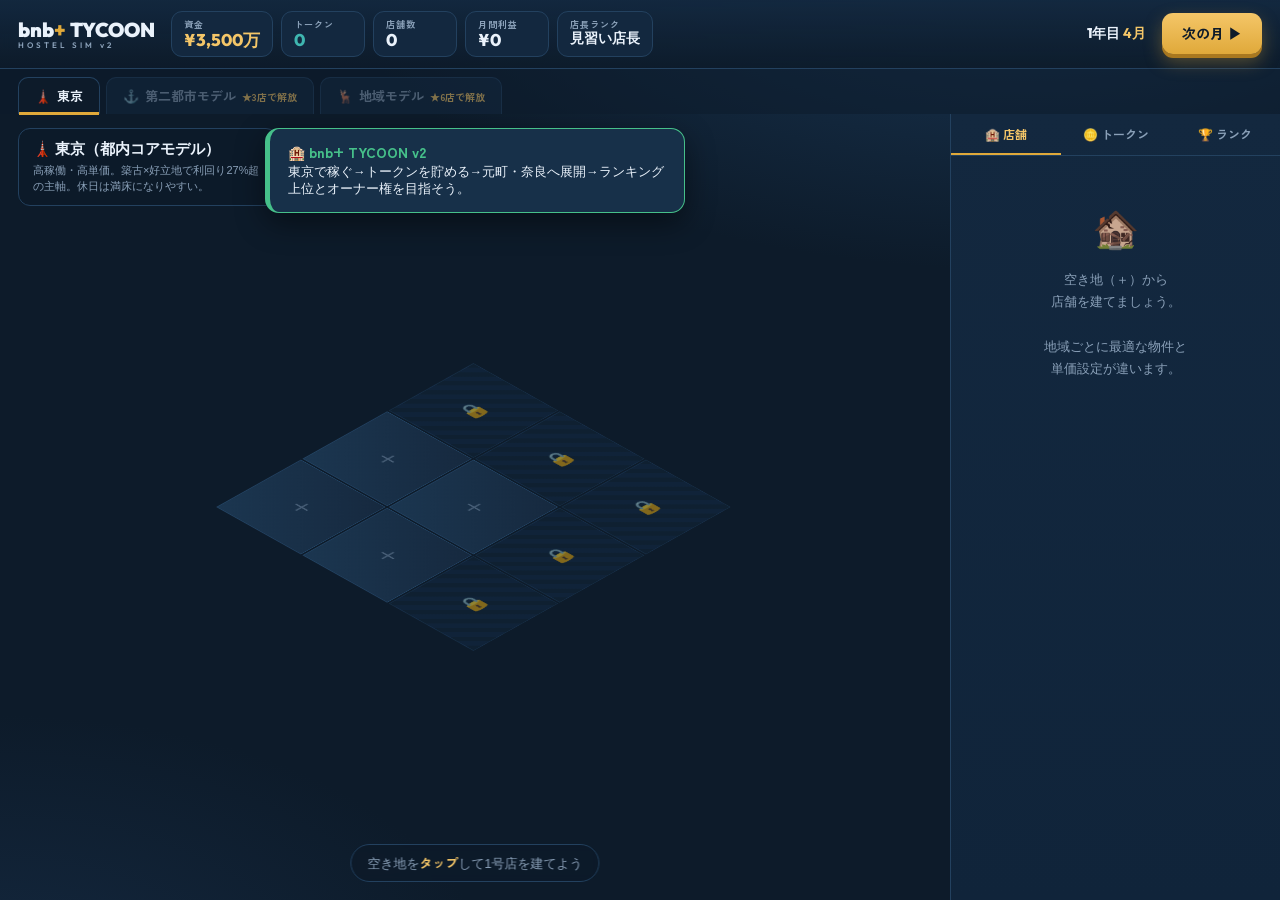
<file: index.html>
<!doctype html>
<html lang="ja">
<head>
<meta charset="utf-8">
<meta name="viewport" content="width=device-width, initial-scale=1">
<title>bnb+ TYCOON v2 — ホステル経営シミュレーター</title>
<style>
  @import url('https://fonts.googleapis.com/css2?family=Outfit:wght@400;600;800;900&family=Zen+Kaku+Gothic+New:wght@400;500;700;900&display=swap');
  :root{
    --bg:#0d1b2a; --bg2:#10243a; --panel:#13283f; --panel2:#173049;
    --ink:#eaf2fb; --mut:#8aa0b8; --line:#23415f;
    --gold:#e0a93a; --gold2:#f4c668; --green:#46c08a; --red:#e2675d;
    --blue:#4f9ee8; --purple:#9b7bd4; --teal:#3fb6b0;
    --shadow:0 10px 30px rgba(0,0,0,.45);
  }
  *{box-sizing:border-box; margin:0; padding:0}
  html,body{height:100%}
  body{font-family:'Zen Kaku Gothic New',sans-serif;background:radial-gradient(1200px 600px at 80% -10%, #1b3a5a 0%, transparent 60%),radial-gradient(900px 500px at 0% 110%, #14283f 0%, transparent 55%),var(--bg);color:var(--ink); overflow:hidden; user-select:none}
  .app{display:flex; flex-direction:column; height:100vh}
  .topbar{display:flex; align-items:center; gap:16px; padding:11px 18px; background:linear-gradient(180deg,rgba(19,40,63,.96),rgba(13,27,42,.9)); border-bottom:1px solid var(--line); z-index:30; backdrop-filter:blur(6px)}
  .logo{font-family:'Outfit'; font-weight:900; font-size:20px; white-space:nowrap}
  .logo span{color:var(--gold)} .logo small{display:block; font-size:8px; letter-spacing:3px; color:var(--mut); font-weight:600; margin-top:-2px}
  .stats{display:flex; gap:8px; flex:1; flex-wrap:wrap}
  .stat{background:var(--panel); border:1px solid var(--line); border-radius:11px; padding:6px 12px; min-width:84px}
  .stat .k{font-size:9px; color:var(--mut); letter-spacing:1px; font-weight:700}
  .stat .v{font-family:'Outfit'; font-weight:800; font-size:17px; line-height:1.1}
  .stat.cash .v{color:var(--gold2)} .stat.cash.neg .v{color:var(--red)} .stat.tok .v{color:var(--teal)}
  .turn{font-family:'Outfit'; font-weight:800; font-size:14px; white-space:nowrap} .turn b{color:var(--gold2)}
  .btn{font-family:'Zen Kaku Gothic New'; cursor:pointer; border:none; border-radius:11px; font-weight:700; transition:.15s; color:#0d1b2a}
  .btn:active{transform:translateY(1px) scale(.98)}
  .btn-next{background:linear-gradient(180deg,var(--gold2),var(--gold)); padding:10px 20px; font-size:14px; box-shadow:0 4px 0 #a9781f,0 8px 18px rgba(224,169,58,.35)}
  .btn-next:hover{filter:brightness(1.06)} .btn-next:active{box-shadow:0 1px 0 #a9781f}
  .regions{display:flex; gap:6px; padding:8px 18px 0; background:rgba(13,27,42,.5); z-index:20}
  .rtab{background:var(--panel); border:1px solid var(--line); border-bottom:none; border-radius:10px 10px 0 0; padding:8px 16px 9px; cursor:pointer; font-weight:700; font-size:13px; color:var(--mut); position:relative; transition:.15s}
  .rtab:hover{color:var(--ink)} .rtab.active{background:var(--bg); color:var(--ink)}
  .rtab.active::after{content:""; position:absolute; left:0; bottom:-1px; width:100%; height:3px; background:var(--gold)}
  .rtab.locked{opacity:.5; cursor:not-allowed} .rtab .em{margin-right:6px} .rtab .lk{font-size:10px; color:var(--gold2); margin-left:6px}
  .main{flex:1; display:flex; min-height:0}
  .stage{flex:1; position:relative; overflow:hidden}
  .ground{position:absolute; inset:0; display:flex; align-items:center; justify-content:center}
  .grid{position:relative; transform:rotateX(56deg) rotateZ(-45deg); transform-style:preserve-3d}
  .cell{position:absolute; width:120px; height:120px; border:1px solid rgba(79,158,232,.18); display:flex; align-items:center; justify-content:center; cursor:pointer; transition:.15s}
  .cell:hover{box-shadow:inset 0 0 0 2px var(--gold)}
  .cell.empty::after{content:"＋"; color:rgba(138,160,184,.4); font-size:32px; font-weight:300}
  .cell.locked{cursor:not-allowed; background:repeating-linear-gradient(45deg,#0f2236,#0f2236 8px,#122845 8px,#122845 16px); opacity:.55}
  .cell.locked::after{content:"🔒"; font-size:24px} .cell.locked:hover{box-shadow:none}
  .cell.built.sel{box-shadow:inset 0 0 0 3px var(--gold2)}
  .hostel{width:90px; height:90px; transform:translateZ(1px); display:flex; align-items:flex-end; justify-content:center}
  .hbody{width:78px; height:60px; border-radius:6px 6px 4px 4px; position:relative; box-shadow:0 6px 0 rgba(0,0,0,.25)}
  .hbody .win{position:absolute; width:9px; height:9px; border-radius:2px; background:#0d2034}
  .hbody .win.on{background:var(--gold2); box-shadow:0 0 6px var(--gold2)}
  .roof{position:absolute; top:-9px; left:50%; transform:translateX(-50%); width:84px; height:11px; border-radius:4px; background:#0e3552}
  .tag{position:absolute; top:-28px; left:50%; transform:translateX(-50%) rotateZ(45deg) rotateX(-56deg); background:var(--gold); color:#0d1b2a; font-family:'Outfit'; font-weight:800; font-size:10px; padding:3px 7px; border-radius:7px; white-space:nowrap; box-shadow:var(--shadow)}
  .occbar{position:absolute; bottom:-12px; left:9px; width:60px; height:6px; background:#0d2034; border-radius:4px; transform:rotateZ(45deg) rotateX(-56deg)}
  .occbar i{display:block; height:100%; border-radius:4px; background:var(--green); transition:.4s}
  .float{position:absolute; font-family:'Outfit'; font-weight:800; font-size:16px; pointer-events:none; animation:floatup 1.5s ease-out forwards; z-index:20}
  @keyframes floatup{0%{opacity:0;transform:translateY(0)}15%{opacity:1}100%{opacity:0;transform:translateY(-46px)}}
  .hint{position:absolute; left:50%; bottom:18px; transform:translateX(-50%); background:rgba(13,27,42,.85); border:1px solid var(--line); color:var(--mut); padding:8px 16px; border-radius:20px; font-size:13px; backdrop-filter:blur(4px); white-space:nowrap}
  .hint b{color:var(--gold2)}
  .region-desc{position:absolute; top:14px; left:18px; background:rgba(13,27,42,.8); border:1px solid var(--line); border-radius:12px; padding:10px 14px; max-width:260px; backdrop-filter:blur(4px)}
  .region-desc .rn{font-family:'Outfit'; font-weight:800; font-size:15px} .region-desc .rd{font-size:11px; color:var(--mut); line-height:1.5; margin-top:3px}
  .toast{position:absolute; top:14px; left:50%; transform:translateX(-50%) translateY(-80px); background:var(--panel2); border:1px solid var(--gold); border-left:5px solid var(--gold); padding:13px 18px; border-radius:14px; box-shadow:var(--shadow); max-width:420px; opacity:0; transition:.4s; z-index:25}
  .toast.show{transform:translateX(-50%) translateY(0); opacity:1}
  .toast .t{font-weight:900; color:var(--gold2); font-size:14px; margin-bottom:2px} .toast .d{font-size:12.5px; line-height:1.4}
  .toast.bad{border-color:var(--red); border-left-color:var(--red)} .toast.bad .t{color:var(--red)}
  .toast.good{border-color:var(--green); border-left-color:var(--green)} .toast.good .t{color:var(--green)}
  .toast.tok{border-color:var(--teal); border-left-color:var(--teal)} .toast.tok .t{color:var(--teal)}
  .side{width:330px; background:linear-gradient(180deg,var(--panel),var(--bg2)); border-left:1px solid var(--line); display:flex; flex-direction:column; z-index:10}
  .side-tabs{display:flex; border-bottom:1px solid var(--line)}
  .stab{flex:1; padding:11px; text-align:center; cursor:pointer; font-weight:700; font-size:12px; color:var(--mut); transition:.15s; border-bottom:2px solid transparent}
  .stab:hover{color:var(--ink)} .stab.active{color:var(--gold2); border-bottom-color:var(--gold)}
  .side-body{padding:15px 17px; overflow-y:auto; flex:1}
  .side-body::-webkit-scrollbar{width:7px} .side-body::-webkit-scrollbar-thumb{background:var(--line); border-radius:4px}
  .empty-msg{color:var(--mut); font-size:13px; line-height:1.7; text-align:center; margin-top:26px}
  .empty-msg .big{font-size:38px; display:block; margin-bottom:8px}
  .det-name{font-family:'Outfit'; font-weight:800; font-size:19px} .det-sub{font-size:11px; color:var(--mut); margin:2px 0 13px}
  .badge{display:inline-block; background:var(--panel2); border:1px solid var(--line); border-radius:6px; padding:1px 7px; margin-right:5px; color:var(--gold2); font-weight:700}
  .badge.g{color:var(--green)} .badge.t{color:var(--teal)}
  .kpi-row{display:flex; gap:7px; margin-bottom:13px}
  .kpi{flex:1; background:var(--panel2); border:1px solid var(--line); border-radius:10px; padding:8px}
  .kpi .k{font-size:9px; color:var(--mut); letter-spacing:1px; font-weight:700} .kpi .v{font-family:'Outfit'; font-weight:800; font-size:16px}
  .kpi .v.g{color:var(--green)} .kpi .v.r{color:var(--red)} .kpi .v.gd{color:var(--gold2)}
  .lab{font-size:11px; color:var(--mut); font-weight:700; letter-spacing:1px; margin:13px 0 6px}
  .price-disp{display:flex; align-items:baseline; gap:6px; margin-bottom:5px}
  .price-disp .p{font-family:'Outfit'; font-weight:900; font-size:28px; color:var(--gold2)} .price-disp .u{font-size:11px; color:var(--mut)}
  input[type=range]{width:100%; accent-color:var(--gold); cursor:pointer; height:5px}
  .occ-pred{display:flex; justify-content:space-between; font-size:11px; color:var(--mut); margin-top:5px} .occ-pred b{color:var(--ink)}
  .meter{height:9px; background:#0d2034; border-radius:6px; overflow:hidden; margin-top:6px}
  .meter i{display:block; height:100%; border-radius:6px; transition:.3s; background:linear-gradient(90deg,var(--red),var(--gold),var(--green))}
  .invest{display:flex; flex-direction:column; gap:7px; margin-top:5px}
  .iv{display:flex; align-items:center; gap:10px; background:var(--panel2); border:1px solid var(--line); border-radius:11px; padding:9px 11px; cursor:pointer; transition:.15s}
  .iv:hover{border-color:var(--gold); background:#1c3854} .iv.done{opacity:.5; cursor:default; border-color:var(--green)} .iv.done:hover{background:var(--panel2)}
  .iv .ic{font-size:20px; width:28px; text-align:center} .iv .tx{flex:1} .iv .tx .n{font-weight:700; font-size:13px} .iv .tx .e{font-size:10.5px; color:var(--mut)}
  .iv .cost{font-family:'Outfit'; font-weight:800; color:var(--gold2); font-size:12px} .iv.done .cost{color:var(--green)}
  .tok-hero{background:linear-gradient(135deg,#13403e,#103048); border:1px solid var(--teal); border-radius:14px; padding:16px; text-align:center; margin-bottom:14px}
  .tok-hero .amt{font-family:'Outfit'; font-weight:900; font-size:34px; color:var(--teal)} .tok-hero .lbl{font-size:11px; color:var(--mut); letter-spacing:1px} .tok-hero .sub{font-size:11px; color:var(--mut); margin-top:6px; line-height:1.5}
  .prog-wrap{margin:10px 0} .prog-lab{display:flex; justify-content:space-between; font-size:11px; color:var(--mut); margin-bottom:4px}
  .prog{height:12px; background:#0d2034; border-radius:7px; overflow:hidden} .prog i{display:block; height:100%; background:linear-gradient(90deg,var(--teal),var(--green)); transition:.4s}
  .tok-act{background:var(--panel2); border:1px solid var(--line); border-radius:11px; padding:12px; margin-top:8px}
  .tok-act .n{font-weight:700; font-size:14px; margin-bottom:3px} .tok-act .d{font-size:11px; color:var(--mut); line-height:1.5; margin-bottom:9px}
  .tok-btn{width:100%; padding:10px; border-radius:9px; font-weight:800; cursor:pointer; border:none; font-size:13px; background:linear-gradient(180deg,var(--teal),#2e8e89); color:#062826; transition:.15s}
  .tok-btn:hover{filter:brightness(1.08)} .tok-btn:active{transform:translateY(1px)} .tok-btn:disabled{opacity:.4; cursor:not-allowed; filter:grayscale(.5)}
  .rank-hero{text-align:center; margin-bottom:14px} .rank-medal{font-size:54px; line-height:1} .rank-name{font-family:'Outfit'; font-weight:900; font-size:22px; margin-top:4px} .rank-stage{font-size:12px; color:var(--gold2); font-weight:700}
  .score-big{font-family:'Outfit'; font-weight:900; font-size:30px; color:var(--gold2); text-align:center}
  .lead{margin-top:6px} .lead-row{display:flex; align-items:center; gap:10px; padding:9px 11px; border-radius:10px; margin-bottom:5px; background:var(--panel2); border:1px solid var(--line)}
  .lead-row.you{border-color:var(--gold); background:linear-gradient(135deg,#1f3a2c,#14283f)}
  .lead-row .rk{font-family:'Outfit'; font-weight:900; font-size:16px; width:26px; color:var(--mut)} .lead-row.you .rk{color:var(--gold2)}
  .lead-row .nm{flex:1; font-weight:700; font-size:13px} .lead-row .sc{font-family:'Outfit'; font-weight:800; font-size:14px; color:var(--gold2)} .lead-row .av{font-size:18px}
  .modal-bg{position:fixed; inset:0; background:rgba(5,12,20,.74); display:none; align-items:center; justify-content:center; z-index:50; backdrop-filter:blur(3px)}
  .modal-bg.show{display:flex}
  .modal{width:min(640px,93vw); background:linear-gradient(180deg,var(--panel),var(--bg2)); border:1px solid var(--line); border-radius:20px; box-shadow:var(--shadow); overflow:hidden; animation:pop .3s cubic-bezier(.2,1.3,.5,1)}
  @keyframes pop{from{transform:scale(.9);opacity:0}to{transform:scale(1);opacity:1}}
  .modal-h{padding:20px 24px 6px} .modal-h .t{font-family:'Outfit'; font-weight:900; font-size:20px} .modal-h .s{font-size:12px; color:var(--mut); margin-top:2px}
  .cards{display:grid; grid-template-columns:1fr 1fr 1fr; gap:11px; padding:13px 24px 6px}
  .cards.two{grid-template-columns:1fr 1fr}
  .card{background:var(--panel2); border:1px solid var(--line); border-radius:14px; padding:13px; cursor:pointer; transition:.15s; position:relative}
  .card:hover{border-color:var(--gold); transform:translateY(-3px); box-shadow:var(--shadow)}
  .card.bad{opacity:.45; cursor:not-allowed} .card.bad:hover{transform:none; border-color:var(--line); box-shadow:none}
  .card .emoji{font-size:28px} .card .cn{font-weight:800; font-size:14px; margin:5px 0 2px} .card .cd{font-size:10.5px; color:var(--mut); line-height:1.45; min-height:42px}
  .card .stats2{display:flex; flex-direction:column; gap:2px; margin-top:8px; font-size:10.5px} .card .stats2 div{display:flex; justify-content:space-between} .card .stats2 b{font-family:'Outfit'; font-weight:800}
  .card .pill{position:absolute; top:9px; right:9px; font-size:9px; background:var(--gold); color:#0d1b2a; font-weight:800; padding:2px 6px; border-radius:6px}
  .modal-f{padding:6px 24px 20px; display:flex; justify-content:space-between; align-items:center} .modal-f .note{font-size:11px; color:var(--mut); max-width:380px; line-height:1.5}
  .x{background:var(--panel2); border:1px solid var(--line); color:var(--mut); padding:9px 18px; border-radius:10px; cursor:pointer; font-weight:700} .x:hover{color:var(--ink)}
  .report{text-align:center} .report .ttl{font-family:'Outfit'; font-weight:900; font-size:23px; padding:22px 24px 4px} .report .yr{color:var(--gold2)}
  .rep-rows{padding:6px 28px 4px} .rep-row{display:flex; justify-content:space-between; padding:8px 0; border-bottom:1px solid var(--line); font-size:14px} .rep-row .v{font-family:'Outfit'; font-weight:800}
  .rep-row.tot{border-bottom:none; font-size:17px; margin-top:4px} .rep-row.tot .v.g{color:var(--green)} .rep-row.tot .v.r{color:var(--red)}
  @media (max-width:900px){.side{display:none} .stats .stat:nth-child(n+5){display:none}}
</style>
</head>
<body>
<div class="app">
  <div class="topbar">
    <div class="logo">bnb<span>+</span> TYCOON<small>HOSTEL SIM v2</small></div>
    <div class="stats">
      <div class="stat cash" id="st-cash"><div class="k">資金</div><div class="v">¥0</div></div>
      <div class="stat tok" id="st-tok"><div class="k">トークン</div><div class="v">0</div></div>
      <div class="stat"><div class="k">店舗数</div><div class="v" id="st-stores">0</div></div>
      <div class="stat"><div class="k">月間利益</div><div class="v" id="st-profit">¥0</div></div>
      <div class="stat"><div class="k">店長ランク</div><div class="v" id="st-rank" style="font-size:14px">見習い</div></div>
    </div>
    <div class="turn" id="turn">1年目 <b>4月</b></div>
    <button class="btn btn-next" id="next">次の月 ▶</button>
  </div>
  <div class="regions" id="regions"></div>
  <div class="main">
    <div class="stage">
      <div class="ground"><div class="grid" id="grid"></div></div>
      <div class="region-desc" id="region-desc"></div>
      <div class="hint" id="hint">空き地を<b>タップ</b>して1号店を建てよう</div>
      <div class="toast" id="toast"><div class="t"></div><div class="d"></div></div>
    </div>
    <div class="side">
      <div class="side-tabs">
        <div class="stab active" data-tab="store">🏨 店舗</div>
        <div class="stab" data-tab="token">🪙 トークン</div>
        <div class="stab" data-tab="rank">🏆 ランク</div>
      </div>
      <div class="side-body" id="side-body"></div>
    </div>
  </div>
</div>
<div class="modal-bg" id="modal-bg"><div class="modal" id="modal"></div></div>
<script>
const F=n=>"¥"+Math.round(n).toLocaleString();
const Fm=n=>"¥"+(Math.round(n/1e4)).toLocaleString()+"万";
const clamp=(v,a,b)=>Math.max(a,Math.min(b,v));
const MONTHS=["4月","5月","6月","7月","8月","9月","10月","11月","12月","1月","2月","3月"];
const REGIONS={
  tokyo:{name:"東京（都内コアモデル）",emoji:"🗼",unlock:0,desc:"高稼働・高単価。築古×好立地で利回り27%超の主軸。休日は満床になりやすい。",season:[1.0,1.02,0.95,1.1,1.18,1.0,1.05,1.08,1.22,1.16,0.9,0.96],occMul:1.0,ground:"#1b3650",grid:[1,1,0,1,1,0,0,0,0],areas:["A","A","B","A","A","B","C","C","B"],
    props:[{id:"old",emoji:"🏚️",name:"築古ビル",desc:"賃料・初期費が安い。bnb+の王道。",init:2900,beds:40,rent:115,baseOcc:0.54,ceil:0.95,body:"linear-gradient(135deg,#b89a72,#8f7350)"},
      {id:"mid",emoji:"🏢",name:"中規模テナント",desc:"バランス型。手堅いがコストもそれなり。",init:4200,beds:48,rent:160,baseOcc:0.5,ceil:0.88,body:"linear-gradient(135deg,#c9d6e3,#9fb0c4)"},
      {id:"prime",emoji:"🏬",name:"駅前一等地",desc:"稼働の天井は高いが家賃が重い。単価勝負。",init:6100,beds:36,rent:240,baseOcc:0.46,ceil:0.98,body:"linear-gradient(135deg,#d8e2ee,#aebfd2)"}]},
  motomachi:{name:"第二都市モデル（元町）",emoji:"⚓",unlock:3,desc:"共用部を整えると出張リピート客をつかめる。イベント時は高単価。家賃1.3万/坪が目安。",season:[1.0,1.05,0.98,1.05,1.1,1.02,1.08,1.12,1.15,1.05,0.92,1.0],occMul:0.92,ground:"#1d3a42",grid:[1,1,1,1,0,1],areas:["A","A","B","A","B","B"],
    props:[{id:"comm",emoji:"🛋️",name:"共用部充実型",desc:"ラウンジ重視。リピート率が高い。",init:3400,beds:30,rent:140,baseOcc:0.5,ceil:0.9,body:"linear-gradient(135deg,#c7d3c0,#9fb09a)"},
      {id:"event",emoji:"🎪",name:"イベント連動型",desc:"近隣会場の催事で高単価が狙える。",init:4000,beds:42,rent:175,baseOcc:0.46,ceil:0.93,body:"linear-gradient(135deg,#d6c9b0,#b09e7e)"}]},
  nara:{name:"地域モデル（奈良）",emoji:"🦌",unlock:6,desc:"低家賃(0.8万/坪)。平日は低単価高稼働で赤字回避、休日に大きく稼ぐ。インバウンド地方流入が増加中。",season:[1.05,1.1,0.9,1.15,1.25,1.0,1.1,1.18,1.08,0.95,0.82,0.95],occMul:0.78,ground:"#26331d",grid:[1,1,1,0,1,0],areas:["A","A","A","B","B","A"],
    props:[{id:"local",emoji:"🏠",name:"低家賃物件",desc:"家賃が極めて安い。閑散期の赤字リスク小。",init:2600,beds:44,rent:70,baseOcc:0.38,ceil:0.92,body:"linear-gradient(135deg,#c2b896,#9a8d64)"},
      {id:"concept",emoji:"📚",name:"コンセプト型",desc:"インバウンド向けの体験型。評判が伸びやすい。",init:3300,beds:36,rent:95,baseOcc:0.34,ceil:0.95,body:"linear-gradient(135deg,#cdbfae,#a89478)"}]}
};
const REGION_ORDER=["tokyo","motomachi","nara"];
const VAR_RATE=0.25,STAFF_BASE=19,DOM_BONUS=0.04,STAFF_SHARE=0.45;
const SEASON_NAME={3:"行楽期",4:"夏休み繁忙",8:"年末繁忙",10:"閑散期"};
const INVESTS=[{id:"deco",ic:"🛋️",n:"内装リノベ",e:"評判+0.3 / 稼働天井+4%",cost:120,rep:0.3,ceil:0.04},
  {id:"auto",ic:"🤖",n:"スマートロック&IoT",e:"人件費-30%",cost:90,staff:-0.3},
  {id:"twin",ic:"🖥️",n:"デジタルツイン管理",e:"評判+0.2 / 全店波及",cost:160,repAll:0.2}];
const RANKS=[{min:0,name:"見習い店長",stage:"第一段階：ライト層",medal:"🔰"},
  {min:120,name:"一人前店長",stage:"第一段階：ライト層",medal:"🥉"},
  {min:320,name:"エリアマネージャー",stage:"第二段階：上位プレイヤー",medal:"🥈"},
  {min:650,name:"統括マネージャー",stage:"第二段階：上位プレイヤー",medal:"🥇"},
  {min:1100,name:"実店舗オーナー",stage:"第三段階：オーナー権獲得",medal:"👑"}];
const RIVALS=[{nm:"佐藤ホールディングス",av:"🦊",base:540,grow:18},{nm:"山本トラベル",av:"🐻",base:410,grow:14},{nm:"鈴木インベスト",av:"🦉",base:300,grow:11},{nm:"高橋ステイ",av:"🐰",base:180,grow:8}];
const NEW_STORE_TOKENS=10000;

let G;
function fresh(){return{cash:3500,tokens:0,monthIdx:0,year:1,region:"tokyo",stores:[],sel:null,sideTab:"store",score:0,ended:false,unlocked:{tokyo:true,motomachi:false,nara:false}};}
G=fresh();
let lastRankName="見習い店長";

function renderRegions(){
  const el=document.getElementById('regions'); el.innerHTML="";
  REGION_ORDER.forEach(rid=>{const r=REGIONS[rid],open=G.unlocked[rid];
    const d=document.createElement('div');
    d.className="rtab"+(G.region===rid?" active":"")+(open?"":" locked");
    d.innerHTML=`<span class="em">${r.emoji}</span>${r.name.split("（")[0]}`+(open?"":`<span class="lk">★${r.unlock}店で解放</span>`);
    d.onclick=()=>{if(!open){flashToast("bad","🔒 未解放",`合計${r.unlock}店舗で解放されます。`);return;} G.region=rid; G.sel=null; layoutGrid(); renderAll();};
    el.appendChild(d);});
}
const grid=document.getElementById('grid');
function curR(){return REGIONS[G.region];}
function layoutGrid(){
  const R=curR(); grid.innerHTML=""; const s=122,cols=3,rows=Math.ceil(R.grid.length/3);
  R.grid.forEach((g,i)=>{const r=Math.floor(i/3),c=i%3;
    const cell=document.createElement('div');
    const built=G.stores.find(st=>st.region===G.region&&st.cellId===i);
    cell.className="cell "+(g?(built?"built":"empty"):"locked");
    cell.style.left=(c*s)+"px"; cell.style.top=(r*s)+"px";
    cell.style.background=g?`linear-gradient(135deg,${R.ground},#16293f)`:"";
    cell.dataset.id=i; cell.onclick=()=>onCell(i); grid.appendChild(cell);});
  grid.style.width=(cols*s)+"px"; grid.style.height=(rows*s)+"px";
  document.getElementById('region-desc').innerHTML=`<div class="rn">${R.emoji} ${R.name}</div><div class="rd">${R.desc}</div>`;
  renderBuildings();
}
function onCell(i){const R=curR(); if(!R.grid[i]){flashToast("bad","🔒 区画外","ここには建てられません。");return;}
  const st=G.stores.find(s=>s.region===G.region&&s.cellId===i); if(st) selectStore(st); else openBuild(i);}
function predictOcc(s){const R=REGIONS[s.region],p=s.prop;
  const extraCeil=s.invests.has("deco")?0.04:0;
  const elasticity=1-clamp((s.price-3500)/9000,-0.25,0.6);
  let occ=p.baseOcc*elasticity; occ+=(s.rep-3.5)*0.06; occ*=R.season[G.monthIdx]*R.occMul;
  const ceil=Math.min(p.ceil+extraCeil,0.99);
  const sa=G.stores.filter(x=>x.region===s.region&&x.area===s.area).length; if(sa>1) occ+=(sa-1)*DOM_BONUS;
  return clamp(occ,0.05,ceil);}
function storeMonthly(s){const occ=predictOcc(s); s.occ=occ; const p=s.prop;
  const revenue=p.beds*occ*s.price*30/10000, variable=revenue*VAR_RATE, rent=p.rent;
  let staff=STAFF_BASE; if(s.invests.has("auto")) staff*=0.7;
  const sa=G.stores.filter(x=>x.region===s.region&&x.area===s.area).length; if(sa>1) staff*=STAFF_SHARE+(1-STAFF_SHARE)/sa;
  return{revenue,variable,rent,staff,profit:revenue-variable-rent-staff,occ};}
function allStores(){return G.stores;}
function totalProfit(){return allStores().reduce((a,s)=>a+storeMonthly(s).profit,0);}
function computeScore(){let s=0; allStores().forEach(st=>{const m=storeMonthly(st); s+=Math.max(0,m.profit)*0.4; s+=st.occ*40; s+=(st.rep-3)*20;}); s+=allStores().length*30; s+=G.tokens*0.05; return s;}
function currentRank(){let r=RANKS[0]; RANKS.forEach(x=>{if(G.score>=x.min)r=x;}); return r;}
function nextRank(){return RANKS.find(x=>x.min>G.score);}
function renderStats(){
  const c=document.getElementById('st-cash'); c.querySelector('.v').textContent=Fm(G.cash*10000); c.classList.toggle('neg',G.cash<0);
  document.getElementById('st-tok').querySelector('.v').textContent=Math.round(G.tokens).toLocaleString();
  document.getElementById('st-stores').textContent=allStores().length;
  const tp=totalProfit();
  document.getElementById('st-profit').innerHTML=allStores().length?`<span style="color:${tp>=0?'var(--green)':'var(--red)'}">${Fm(tp*10000)}</span>`:'¥0';
  document.getElementById('st-rank').textContent=currentRank().name;
  document.getElementById('turn').innerHTML=G.year+'年目 <b>'+MONTHS[G.monthIdx]+'</b>';
}
function renderBuildings(){
  document.querySelectorAll('.cell').forEach(c=>{const i=+c.dataset.id;
    const st=G.stores.find(s=>s.region===G.region&&s.cellId===i);
    if(st){c.classList.remove('empty','locked'); c.classList.add('built');
      c.classList.toggle('sel',G.sel&&G.sel.region===st.region&&G.sel.cellId===st.cellId);
      if(!c.querySelector('.hostel')) c.innerHTML=buildingHTML(st);
      const bar=c.querySelector('.occbar i'); if(bar) bar.style.width=Math.round(st.occ*100)+"%";
      const wins=c.querySelectorAll('.win'),lit=Math.round(st.occ*wins.length); wins.forEach((w,idx)=>w.classList.toggle('on',idx<lit));}});
}
function buildingHTML(st){let w=""; for(let r=0;r<3;r++)for(let cc=0;cc<4;cc++) w+=`<span class="win" style="left:${10+cc*17}px;top:${9+r*16}px"></span>`;
  return `<div class="hostel"><div class="tag">${st.prop.emoji} ${st.area}</div><div class="hbody" style="background:${st.prop.body}"><div class="roof"></div>${w}</div><div class="occbar"><i></i></div></div>`;}
const modalBg=document.getElementById('modal-bg'),modal=document.getElementById('modal'); let buildTarget=null;
function openBuild(i){buildTarget=i; const R=curR(),area=R.areas[i];
  const sa=G.stores.filter(s=>s.region===G.region&&s.area===area).length;
  const cards=R.props.map(p=>{const afford=G.cash>=p.init;
    return `<div class="card ${afford?'':'bad'}" ${afford?`onclick="doBuild('${p.id}')"`:''}>${sa>0?`<div class="pill">${area} +ドミナント</div>`:''}<div class="emoji">${p.emoji}</div><div class="cn">${p.name}</div><div class="cd">${p.desc}</div><div class="stats2"><div><span>初期投資</span><b style="color:var(--gold2)">${Fm(p.init*10000)}</b></div><div><span>ベッド</span><b>${p.beds}</b></div><div><span>月家賃</span><b>${Fm(p.rent*10000)}</b></div><div><span>稼働天井</span><b>${Math.round(p.ceil*100)}%</b></div></div></div>`;}).join("");
  modal.innerHTML=`<div class="modal-h"><div class="t">🏗️ ${R.emoji} ${area}地区に出店</div><div class="s">${sa>0?`この地区に既に${sa}店 → ドミナント効果で稼働・人件費が有利に。`:'物件タイプを選ぶ。地域ごとに最適戦略が違う。'}</div></div><div class="cards ${R.props.length===2?'two':''}">${cards}</div><div class="modal-f"><div class="note">💡 単価は出店後に毎月調整。家賃と人件費が固定費。稼働率×単価×ベッド数が売上。</div><button class="x" onclick="closeModal()">やめる</button></div>`;
  modalBg.classList.add('show');}
function closeModal(){modalBg.classList.remove('show');}
modalBg.onclick=e=>{if(e.target===modalBg)closeModal();};
window.doBuild=function(pid){const R=curR(),p=R.props.find(x=>x.id===pid); if(G.cash<p.init)return; G.cash-=p.init;
  const st={region:G.region,cellId:buildTarget,prop:p,price:4000,rep:3.6,area:R.areas[buildTarget],invests:new Set(),occ:0};
  G.stores.push(st); closeModal(); checkUnlocks();
  document.getElementById('hint').innerHTML='<b>'+p.name+'</b>を出店！ 右で<b>単価</b>を調整しよう';
  layoutGrid(); renderAll(); selectStore(st); spawnFloat(buildTarget,"-"+Fm(p.init*10000),"var(--red)");}
function checkUnlocks(){const n=allStores().length;
  REGION_ORDER.forEach(rid=>{if(!G.unlocked[rid]&&n>=REGIONS[rid].unlock){G.unlocked[rid]=true; flashToast("good","🗺️ 新エリア解放！",`${REGIONS[rid].name} が出店可能になりました。`);}});
  renderRegions();}
document.querySelectorAll('.stab').forEach(t=>t.onclick=()=>{G.sideTab=t.dataset.tab; document.querySelectorAll('.stab').forEach(x=>x.classList.toggle('active',x===t)); renderSide();});
function selectStore(st){G.sel=st; G.sideTab="store"; document.querySelectorAll('.stab').forEach(x=>x.classList.toggle('active',x.dataset.tab==="store")); renderBuildings(); renderSide();}
function renderSide(){const body=document.getElementById('side-body'); if(G.sideTab==="store")return renderStorePanel(body); if(G.sideTab==="token")return renderTokenPanel(body); if(G.sideTab==="rank")return renderRankPanel(body);}
function renderStorePanel(body){
  const s=G.sel&&G.stores.find(x=>x.region===G.sel.region&&x.cellId===G.sel.cellId);
  if(!s){body.innerHTML='<div class="empty-msg"><span class="big">🏚️</span>空き地（＋）から<br>店舗を建てましょう。<br><br>地域ごとに最適な物件と<br>単価設定が違います。</div>'; return;}
  const m=storeMonthly(s); const sa=G.stores.filter(x=>x.region===s.region&&x.area===s.area).length;
  const invHTML=INVESTS.map(iv=>{const done=s.invests.has(iv.id),afford=G.cash>=iv.cost;
    return `<div class="iv ${done?'done':''}" ${(!done&&afford)?`onclick="doInvest('${iv.id}')"`:''}><div class="ic">${iv.ic}</div><div class="tx"><div class="n">${iv.n}</div><div class="e">${iv.e}</div></div><div class="cost">${done?'導入済':Fm(iv.cost*10000)}</div></div>`;}).join("");
  body.innerHTML=`<div class="det-name">${s.prop.emoji} ${s.prop.name}</div><div class="det-sub"><span class="badge">${REGIONS[s.region].emoji} ${s.area}地区</span><span class="badge">${s.prop.beds}bed</span>${sa>1?`<span class="badge g">ドミナント×${sa}</span>`:''}</div>
    <div class="kpi-row"><div class="kpi"><div class="k">稼働率</div><div class="v ${s.occ>0.5?'g':s.occ>0.35?'gd':'r'}">${Math.round(s.occ*100)}%</div></div><div class="kpi"><div class="k">月売上</div><div class="v">${Fm(m.revenue*10000)}</div></div><div class="kpi"><div class="k">月利益</div><div class="v ${m.profit>=0?'g':'r'}">${Fm(m.profit*10000)}</div></div></div>
    <div class="lab">1泊あたり単価</div><div class="price-disp"><span class="p" id="pp">${F(s.price)}</span><span class="u">/ bed・泊</span></div>
    <input type="range" min="2000" max="9000" step="100" value="${s.price}" id="ps"><div class="occ-pred"><span>安い・埋まる</span><span>高い・利幅大</span></div>
    <div class="meter"><i style="width:${Math.round(s.occ*100)}%"></i></div><div class="occ-pred" style="margin-top:7px"><span>予測稼働率</span><b id="op">${Math.round(s.occ*100)}%</b></div>
    <div class="lab">設備投資（課金要素）</div><div class="invest">${invHTML}</div>
    <div class="lab">収支内訳（月）</div><div style="font-size:12px;line-height:1.85;color:var(--mut)"><div style="display:flex;justify-content:space-between"><span>売上</span><b style="color:var(--ink)">${Fm(m.revenue*10000)}</b></div><div style="display:flex;justify-content:space-between"><span>− 変動費(25%)</span><b style="color:var(--ink)">${Fm(m.variable*10000)}</b></div><div style="display:flex;justify-content:space-between"><span>− 家賃</span><b style="color:var(--ink)">${Fm(m.rent*10000)}</b></div><div style="display:flex;justify-content:space-between"><span>− 人件費</span><b style="color:var(--ink)">${Fm(m.staff*10000)}</b></div><div style="display:flex;justify-content:space-between;border-top:1px solid var(--line);margin-top:4px;padding-top:4px"><span style="color:var(--ink);font-weight:700">月利益</span><b style="color:${m.profit>=0?'var(--green)':'var(--red)'}">${Fm(m.profit*10000)}</b></div></div>`;
  const sl=document.getElementById('ps');
  sl.oninput=()=>{s.price=+sl.value; document.getElementById('pp').textContent=F(s.price); const mm=storeMonthly(s); document.getElementById('op').textContent=Math.round(mm.occ*100)+'%'; body.querySelector('.meter i').style.width=Math.round(mm.occ*100)+'%'; const k=body.querySelectorAll('.kpi .v'); k[0].textContent=Math.round(s.occ*100)+'%'; k[0].className='v '+(s.occ>0.5?'g':s.occ>0.35?'gd':'r'); k[1].textContent=Fm(mm.revenue*10000); k[2].textContent=Fm(mm.profit*10000); k[2].className='v '+(mm.profit>=0?'g':'r'); renderStats(); renderBuildings();};
}
window.doInvest=function(id){const s=G.sel&&G.stores.find(x=>x.region===G.sel.region&&x.cellId===G.sel.cellId); if(!s)return;
  const iv=INVESTS.find(x=>x.id===id); if(G.cash<iv.cost||s.invests.has(id))return; G.cash-=iv.cost; s.invests.add(id);
  if(iv.rep) s.rep=clamp(s.rep+iv.rep,1,5); if(iv.repAll) allStores().forEach(x=>x.rep=clamp(x.rep+iv.repAll,1,5));
  spawnFloat(s.cellId,"-"+Fm(iv.cost*10000),"var(--red)"); flashToast("good","✅ "+iv.n+" 導入","効果が反映されました。"); renderAll(); renderSide();}
function renderTokenPanel(body){const canOpen=G.tokens>=NEW_STORE_TOKENS,pct=clamp(G.tokens/NEW_STORE_TOKENS*100,0,100);
  body.innerHTML=`<div class="tok-hero"><div class="lbl">保有トークン</div><div class="amt">${Math.round(G.tokens).toLocaleString()}</div><div class="sub">運営の貢献（利益・稼働・評判）に応じて<br>毎月トークンが貯まります。<br><b style="color:var(--teal)">ゲーム内通貨</b>として完結し、現金化はできません。</div></div>
    <div class="prog-wrap"><div class="prog-lab"><span>新店舗開業まで</span><span>${Math.round(G.tokens).toLocaleString()} / ${NEW_STORE_TOKENS.toLocaleString()}</span></div><div class="prog"><i style="width:${pct}%"></i></div></div>
    <div class="tok-act"><div class="n">🏗️ 1万トークンで新店舗開業</div><div class="d">蓄積したトークンを次の拠点の開業資金に充当。資料の「トークン経済圏の循環」をゲーム内で再現。</div><button class="tok-btn" ${canOpen?'':'disabled'} onclick="tokenOpenStore()">${canOpen?'トークンで開業資金を獲得（+¥3,000万）':'トークンが不足しています'}</button></div>
    <div class="tok-act"><div class="n">⚡ トークン → 設備投資</div><div class="d">3,000トークンを設備投資の資金に変換（+¥300万）。</div><button class="tok-btn" ${G.tokens>=3000?'':'disabled'} onclick="tokenToCash()">${G.tokens>=3000?'3,000トークンを資金化':'3,000トークン必要'}</button></div>
    <div class="lab">トークンの貯まり方</div><div style="font-size:11.5px;color:var(--mut);line-height:1.7">・黒字運営：利益に応じて毎月付与<br>・高稼働（50%超）：ボーナス<br>・高評判（★4以上）：ボーナス<br>・実際の売上に連動して変動（資料の設計）</div>`;}
window.tokenOpenStore=function(){if(G.tokens<NEW_STORE_TOKENS)return; G.tokens-=NEW_STORE_TOKENS; G.cash+=3000; flashToast("tok","🏗️ トークンで開業資金獲得","+¥3,000万。新しい空き地に出店できます。"); renderAll(); renderSide();}
window.tokenToCash=function(){if(G.tokens<3000)return; G.tokens-=3000; G.cash+=300; flashToast("tok","⚡ トークンを資金化","+¥300万。"); renderAll(); renderSide();}
function awardTokens(){let t=0; allStores().forEach(s=>{const m=storeMonthly(s); if(m.profit>0)t+=m.profit*8; if(s.occ>0.5)t+=120; if(s.rep>=4)t+=80;}); if(t>0)G.tokens+=t; return t;}
function renderRankPanel(body){const rk=currentRank(),nx=nextRank();
  const prevMin=rk.min,nextMin=nx?nx.min:rk.min+1,pct=nx?clamp((G.score-prevMin)/(nextMin-prevMin)*100,0,100):100;
  const monthsPlayed=(G.year-1)*12+G.monthIdx;
  const board=RIVALS.map(r=>({nm:r.nm,av:r.av,sc:r.base+r.grow*monthsPlayed})).concat([{nm:"あなた（自社）",av:"⭐",sc:G.score,you:true}]); board.sort((a,b)=>b.sc-a.sc);
  const rows=board.map((b,i)=>`<div class="lead-row ${b.you?'you':''}"><div class="rk">${i+1}</div><div class="av">${b.av}</div><div class="nm">${b.nm}</div><div class="sc">${Math.round(b.sc)}</div></div>`).join("");
  body.innerHTML=`<div class="rank-hero"><div class="rank-medal">${rk.medal}</div><div class="rank-name">${rk.name}</div><div class="rank-stage">${rk.stage}</div></div>
    <div class="score-big">${Math.round(G.score)} <span style="font-size:13px;color:var(--mut)">pt</span></div>
    <div class="prog-wrap"><div class="prog-lab"><span>${nx?'次：'+nx.name:'最高ランク到達'}</span><span>${nx?Math.round(G.score)+' / '+nextMin:'MAX'}</span></div><div class="prog"><i style="width:${pct}%"></i></div></div>
    ${rk.medal==="👑"?'<div style="background:linear-gradient(135deg,#3a2e12,#14283f);border:1px solid var(--gold);border-radius:12px;padding:12px;font-size:12px;line-height:1.6;margin:10px 0"><b style="color:var(--gold2)">👑 オーナー権獲得！</b><br>優秀な成績を収め、実店舗の運営権が付与される段階に到達（資料：第三段階）。</div>':''}
    <div class="lab">店長ランキング（切磋琢磨）</div><div class="lead">${rows}</div>
    <div style="font-size:11px;color:var(--mut);line-height:1.6;margin-top:10px">スコア＝利益・稼働率・評判・店舗数・トークンの合成。ライバル店長と競い上位を目指す。</div>`;}
let toastTimer=null;
function flashToast(kind,title,desc){const t=document.getElementById('toast'); t.className='toast '+kind; t.querySelector('.t').textContent=title; t.querySelector('.d').textContent=desc; void t.offsetWidth; t.classList.add('show'); clearTimeout(toastTimer); toastTimer=setTimeout(()=>t.classList.remove('show'),3400);}
function spawnFloat(cellId,txt,color){const cell=document.querySelector(`.cell[data-id="${cellId}"]`); if(!cell)return; const r=cell.getBoundingClientRect(); const f=document.createElement('div'); f.className='float'; f.textContent=txt; f.style.color=color; f.style.left=(r.left+r.width/2-20)+'px'; f.style.top=r.top+'px'; document.body.appendChild(f); setTimeout(()=>f.remove(),1500);}
const EVENTS=[{t:"☀️ 近隣で大型イベント",d:"周辺ホテルが満室。評判と稼働が押し上げられた。",k:"good",rep:0.25},{t:"📉 競合が新規オープン",d:"価格競争で稼働がやや低下。",k:"bad",rep:-0.18},{t:"⭐ 口コミがバズった",d:"清掃と接客の評判がSNSで拡散。",k:"good",rep:0.4},{t:"🔧 設備トラブル",d:"給湯器が故障。修繕費が発生。",k:"bad",cash:-45},{t:"💴 インバウンド好調",d:"円安で訪日客が増加。全店の評判が上昇。",k:"good",rep:0.2},{t:"🎪 イベント連動需要",d:"近隣会場の催事で高単価が通った。",k:"good",cash:60}];
function applyEvent(e){if(e.rep)allStores().forEach(s=>s.rep=clamp(s.rep+e.rep,1,5)); if(e.cash)G.cash+=e.cash; flashToast(e.k,e.t,e.d);}
function nextMonth(){if(G.ended){restart();return;} if(allStores().length===0){flashToast("bad","まず出店しよう","空き地をタップして1号店を建ててください。");return;}
  const tp=totalProfit(); G.cash+=tp; const gainedT=awardTokens();
  G.stores.filter(s=>s.region===G.region).forEach(s=>{const m=storeMonthly(s); spawnFloat(s.cellId,(m.profit>=0?"+":"")+Fm(m.profit*10000),m.profit>=0?"var(--green)":"var(--red)");});
  G.monthIdx++; if(G.monthIdx>=12){G.monthIdx=0;G.year++;yearReport();}
  if(Math.random()<0.4){applyEvent(EVENTS[Math.floor(Math.random()*EVENTS.length)]);}
  else if(SEASON_NAME[G.monthIdx]){const up=curR().season[G.monthIdx]>=1.1; flashToast(up?"good":"bad",(up?"🔥 ":"❄️ ")+SEASON_NAME[G.monthIdx],up?"季節需要で稼働が上振れ。単価を上げる好機。":"閑散期。単価を下げて稼働を確保しよう。");}
  G.score=computeScore();
  if(G.cash<-300){gameOver();return;}
  renderAll();
  if(gainedT>0&&Math.random()<0.5) flashToast("tok","🪙 トークン獲得","+"+Math.round(gainedT).toLocaleString()+" トークン（運営貢献）");
  if(G.sel) selectStore(G.sel); else renderSide();}
function checkRankUp(){const r=currentRank(); if(r.name!==lastRankName){lastRankName=r.name; flashToast("good",r.medal+" 昇格！",r.name+"（"+r.stage+"）に到達しました。");}}
function yearReport(){const annual=allStores().reduce((a,s)=>a+storeMonthly(s).profit*12,0),invested=allStores().reduce((a,s)=>a+s.prop.init,0),yld=invested?annual/invested*100:0,occAvg=allStores().length?Math.round(allStores().reduce((a,s)=>a+s.occ,0)/allStores().length*100):0;
  modal.innerHTML=`<div class="report"><div class="ttl"><span class="yr">${G.year-1}年目</span> 決算</div><div class="rep-rows"><div class="rep-row"><span>店舗数</span><span class="v">${allStores().length}店</span></div><div class="rep-row"><span>想定年間利益</span><span class="v" style="color:var(--gold2)">${Fm(annual*10000)}</span></div><div class="rep-row"><span>保有トークン</span><span class="v" style="color:var(--teal)">${Math.round(G.tokens).toLocaleString()}</span></div><div class="rep-row"><span>平均稼働率</span><span class="v">${occAvg}%</span></div><div class="rep-row tot"><span>年換算 利回り</span><span class="v ${yld>=15?'g':'r'}">${yld.toFixed(1)}%</span></div></div><div class="modal-f" style="justify-content:center;padding-bottom:20px"><button class="btn btn-next" onclick="closeModal()" style="padding:11px 38px">${G.year}年目へ ▶</button></div><div style="font-size:11px;color:var(--mut);padding:0 28px 18px;line-height:1.5">${yld>=27?'🏆 都内コアモデル水準（27%）達成！':yld>=15?'👍 撤退ライン15%クリア。堅実経営。':'⚠️ 利回り15%未満。単価とドミナントを見直そう。'}</div></div>`;
  modalBg.classList.add('show');}
function gameOver(){G.ended=true; modal.innerHTML=`<div class="report"><div class="ttl" style="color:var(--red)">💀 資金ショート</div><div style="padding:10px 28px 6px;color:var(--mut);font-size:14px;line-height:1.7">赤字が続き資金が尽きました。<br><b style="color:var(--ink)">稼働を埋める価格設定</b>と<b style="color:var(--ink)">ドミナント出店</b>で立て直しを。</div><div class="modal-f" style="justify-content:center;padding:18px 24px 24px"><button class="btn btn-next" onclick="restart()" style="padding:11px 38px">もう一度 ▶</button></div></div>`; modalBg.classList.add('show');}
window.restart=function(){G=fresh(); lastRankName="見習い店長"; closeModal(); renderRegions(); layoutGrid(); document.getElementById('hint').innerHTML='空き地を<b>タップ</b>して1号店を建てよう'; renderAll(); renderSide();}
function renderAll(){renderStats(); checkRankUp(); renderBuildings();}
document.getElementById('next').onclick=nextMonth;
renderRegions(); layoutGrid(); renderAll(); renderSide();
flashToast("good","🏨 bnb+ TYCOON v2","東京で稼ぐ→トークンを貯める→元町・奈良へ展開→ランキング上位とオーナー権を目指そう。");
</script>
</body>
</html>
</file>
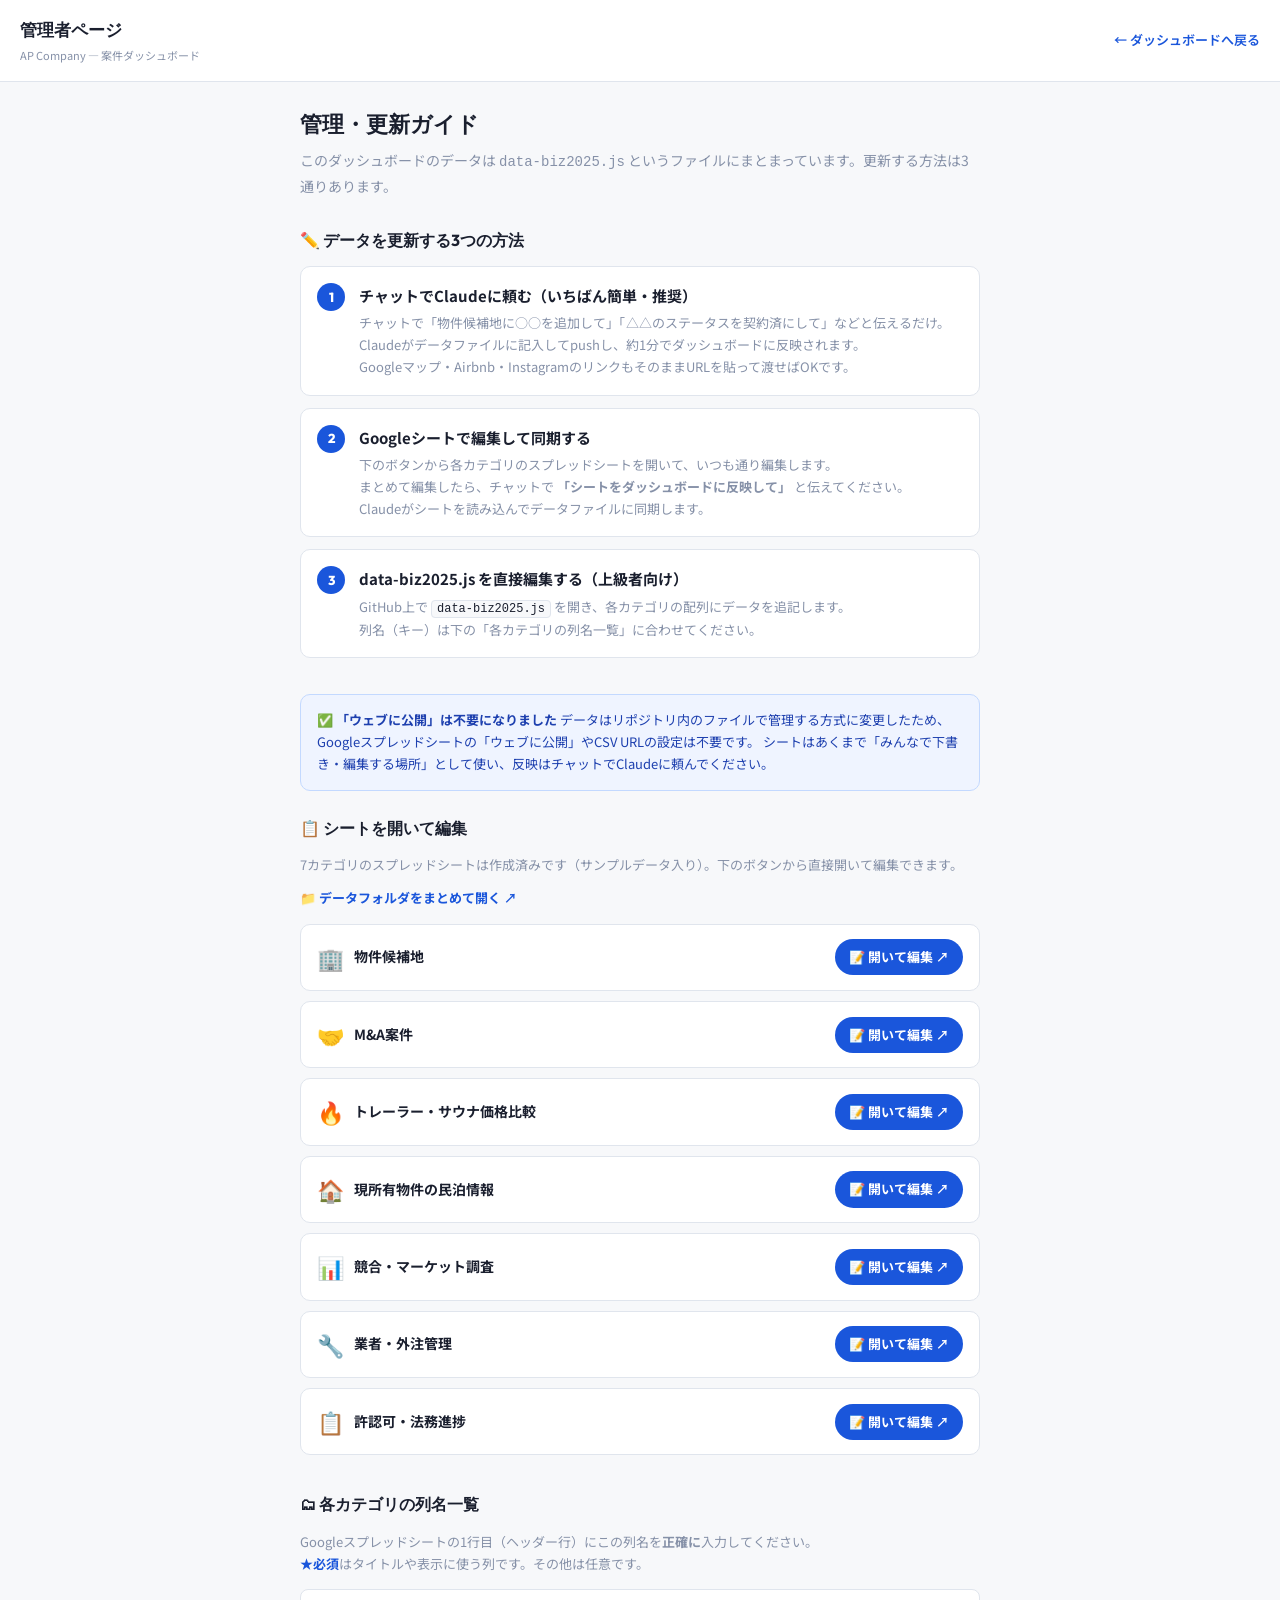
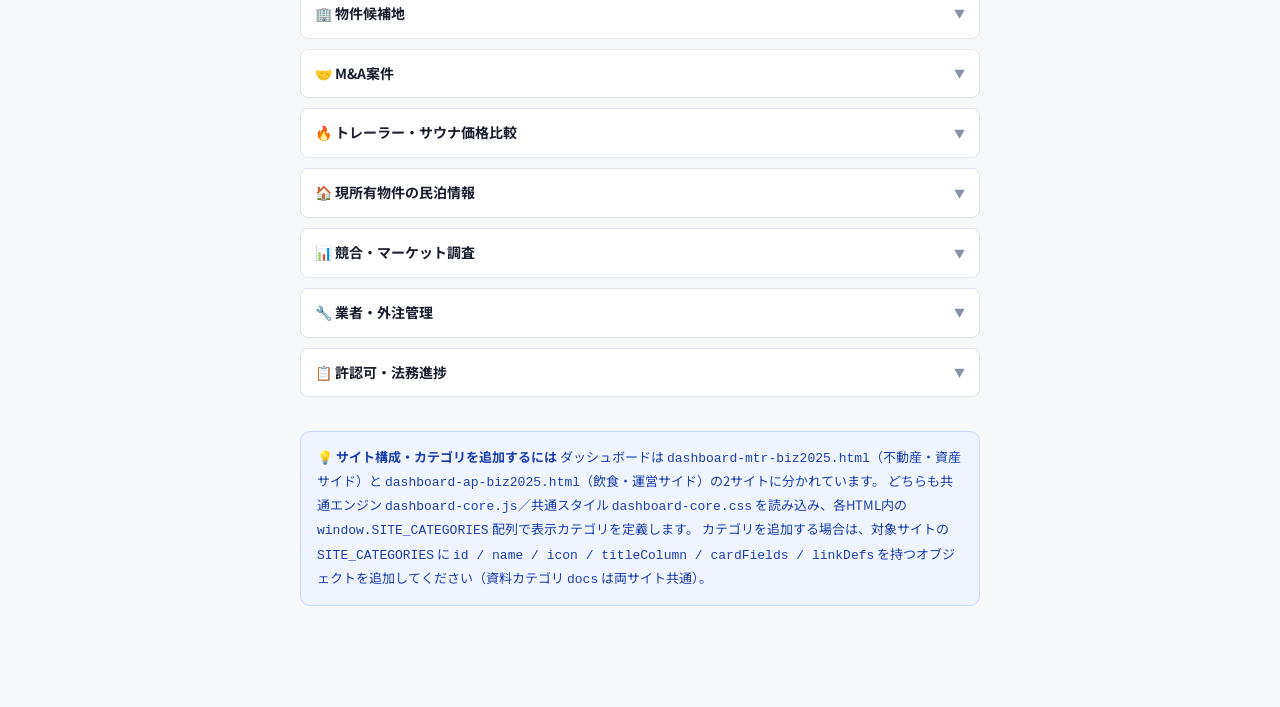
<file: admin-biz2025.html>
<!DOCTYPE html>
<html lang="ja">
<head>
  <meta charset="UTF-8">
  <meta name="viewport" content="width=device-width, initial-scale=1.0">
  <title>管理者ページ — 案件ダッシュボード</title>
  <link rel="preconnect" href="https://fonts.googleapis.com">
  <link href="https://fonts.googleapis.com/css2?family=Noto+Sans+JP:wght@400;500;700&family=Outfit:wght@700;800&display=swap" rel="stylesheet">
  <style>
    *, *::before, *::after { box-sizing: border-box; margin: 0; padding: 0; }

    :root {
      --bg: #f7f8fa; --surface: #fff; --border: #e0e5ed;
      --text: #1a1f2e; --text-muted: #8691a8;
      --accent: #1a56db; --accent-soft: #eff4ff;
      --green: #0d9467; --green-soft: #d1fae5;
      --amber: #b45309; --amber-soft: #fef3c7;
      --font: 'Noto Sans JP', sans-serif;
      --font-disp: 'Outfit', sans-serif;
    }

    body {
      font-family: var(--font);
      background: var(--bg);
      color: var(--text);
      font-size: 14px;
      line-height: 1.7;
      min-height: 100dvh;
      padding-bottom: 60px;
      -webkit-font-smoothing: antialiased;
    }

    header {
      background: var(--surface);
      border-bottom: 1px solid var(--border);
      padding: 16px 20px;
      display: flex;
      align-items: center;
      justify-content: space-between;
      gap: 16px;
    }

    .logo-text {
      font-family: var(--font-disp);
      font-weight: 800;
      font-size: 17px;
    }

    .logo-sub {
      font-size: 11px;
      color: var(--text-muted);
      display: block;
      margin-top: 1px;
    }

    .header-link {
      font-size: 13px;
      color: var(--accent);
      text-decoration: none;
      font-weight: 600;
      white-space: nowrap;
    }

    main {
      max-width: 720px;
      margin: 0 auto;
      padding: 24px 20px;
    }

    h2 {
      font-family: var(--font-disp);
      font-weight: 800;
      font-size: 22px;
      margin-bottom: 6px;
    }

    .page-desc {
      color: var(--text-muted);
      font-size: 14px;
      margin-bottom: 28px;
    }

    /* Step cards */
    .steps {
      display: flex;
      flex-direction: column;
      gap: 12px;
      margin-bottom: 36px;
    }

    .step {
      display: flex;
      gap: 14px;
      background: var(--surface);
      border: 1px solid var(--border);
      border-radius: 10px;
      padding: 16px;
    }

    .step-num {
      flex-shrink: 0;
      width: 28px;
      height: 28px;
      border-radius: 50%;
      background: var(--accent);
      color: #fff;
      font-family: var(--font-disp);
      font-weight: 800;
      font-size: 13px;
      display: flex;
      align-items: center;
      justify-content: center;
    }

    .step-title {
      font-weight: 700;
      font-size: 15px;
      margin-bottom: 4px;
    }

    .step-body {
      font-size: 13px;
      color: var(--text-muted);
      line-height: 1.7;
    }

    .step-body code {
      background: var(--bg);
      border: 1px solid var(--border);
      border-radius: 4px;
      padding: 1px 5px;
      font-family: 'Courier New', monospace;
      font-size: 12px;
      color: var(--text);
      word-break: break-all;
    }

    /* Section heading */
    .section-title {
      font-family: var(--font-disp);
      font-weight: 700;
      font-size: 16px;
      margin-bottom: 12px;
      display: flex;
      align-items: center;
      gap: 8px;
    }

    /* Sheet links grid */
    .sheet-grid {
      display: flex;
      flex-direction: column;
      gap: 10px;
      margin-bottom: 36px;
    }

    .sheet-item {
      display: flex;
      align-items: center;
      justify-content: space-between;
      gap: 12px;
      background: var(--surface);
      border: 1px solid var(--border);
      border-radius: 10px;
      padding: 14px 16px;
    }

    .sheet-left {
      display: flex;
      align-items: center;
      gap: 10px;
      flex: 1;
      min-width: 0;
    }

    .sheet-icon { font-size: 22px; flex-shrink: 0; }

    .sheet-name {
      font-weight: 700;
      font-size: 14px;
      white-space: nowrap;
      overflow: hidden;
      text-overflow: ellipsis;
    }

    .sheet-status {
      font-size: 11px;
      font-weight: 700;
      padding: 2px 8px;
      border-radius: 999px;
    }

    .status-configured { background: var(--green-soft); color: var(--green); }
    .status-sample     { background: var(--amber-soft); color: var(--amber); }

    .sheet-btn {
      flex-shrink: 0;
      display: inline-flex;
      align-items: center;
      gap: 6px;
      font-size: 13px;
      font-weight: 700;
      color: #fff;
      background: var(--accent);
      padding: 7px 14px;
      border-radius: 999px;
      text-decoration: none;
      border: none;
      cursor: pointer;
      transition: opacity 0.12s;
    }

    .sheet-btn:hover { opacity: 0.85; }
    .sheet-btn:disabled { background: var(--text-muted); cursor: default; }
    .sheet-btn.disabled { background: var(--border); color: var(--text-muted); pointer-events: none; }

    /* URL code display */
    .url-code {
      font-size: 11px;
      color: var(--text-muted);
      word-break: break-all;
      margin-top: 3px;
      font-family: 'Courier New', monospace;
    }

    /* Note box */
    .note {
      background: var(--amber-soft);
      border: 1px solid #fde68a;
      border-radius: 10px;
      padding: 14px 16px;
      font-size: 13px;
      color: var(--amber);
      margin-bottom: 24px;
    }

    .note strong { font-weight: 700; display: block; margin-bottom: 4px; }

    /* Info box */
    .info-box {
      background: var(--accent-soft);
      border: 1px solid #c3d9ff;
      border-radius: 10px;
      padding: 14px 16px;
      font-size: 13px;
      color: #1e40af;
      margin-bottom: 24px;
    }

    /* Column definition table */
    .col-table {
      width: 100%;
      border-collapse: collapse;
      font-size: 13px;
      margin-top: 8px;
    }

    .col-table th {
      text-align: left;
      padding: 7px 10px;
      background: var(--surface-2, #f0f2f6);
      border-bottom: 2px solid var(--border);
      font-weight: 700;
      color: var(--text-muted);
      font-size: 11px;
      letter-spacing: 0.07em;
      text-transform: uppercase;
    }

    .col-table td {
      padding: 8px 10px;
      border-bottom: 1px solid var(--border);
      vertical-align: top;
    }

    .col-table tr:last-child td { border-bottom: none; }

    .col-name {
      font-family: 'Courier New', monospace;
      font-size: 12px;
      background: var(--bg);
      padding: 2px 6px;
      border-radius: 4px;
      border: 1px solid var(--border);
      white-space: nowrap;
    }

    .col-req { color: var(--accent); font-weight: 700; }
    .col-opt { color: var(--text-muted); }

    /* Tab content toggle */
    details { margin-bottom: 10px; }

    details summary {
      cursor: pointer;
      font-weight: 700;
      font-size: 14px;
      padding: 12px 14px;
      background: var(--surface);
      border: 1px solid var(--border);
      border-radius: 8px;
      list-style: none;
      display: flex;
      align-items: center;
      gap: 8px;
      user-select: none;
    }

    details[open] summary { border-radius: 8px 8px 0 0; border-bottom: none; }

    details summary::after { content: '▼'; margin-left: auto; font-size: 11px; color: var(--text-muted); }
    details[open] summary::after { content: '▲'; }

    details .detail-body {
      background: var(--surface);
      border: 1px solid var(--border);
      border-top: none;
      border-radius: 0 0 8px 8px;
      padding: 14px;
      overflow-x: auto;
    }
  </style>
</head>
<body>

<header>
  <div>
    <div class="logo-text">管理者ページ</div>
    <span class="logo-sub">AP Company — 案件ダッシュボード</span>
  </div>
  <a href="dashboard-biz2025.html" class="header-link">← ダッシュボードへ戻る</a>
</header>

<main>

  <h2>管理・更新ガイド</h2>
  <p class="page-desc">このダッシュボードのデータは <code>data-biz2025.js</code> というファイルにまとまっています。更新する方法は3通りあります。</p>

  <!-- Step guide -->
  <div class="section-title">✏️ データを更新する3つの方法</div>
  <div class="steps">
    <div class="step">
      <div class="step-num">1</div>
      <div>
        <div class="step-title">チャットでClaudeに頼む（いちばん簡単・推奨）</div>
        <div class="step-body">
          チャットで「物件候補地に○○を追加して」「△△のステータスを契約済にして」などと伝えるだけ。<br>
          Claudeがデータファイルに記入してpushし、約1分でダッシュボードに反映されます。<br>
          Googleマップ・Airbnb・InstagramのリンクもそのままURLを貼って渡せばOKです。
        </div>
      </div>
    </div>
    <div class="step">
      <div class="step-num">2</div>
      <div>
        <div class="step-title">Googleシートで編集して同期する</div>
        <div class="step-body">
          下のボタンから各カテゴリのスプレッドシートを開いて、いつも通り編集します。<br>
          まとめて編集したら、チャットで <strong>「シートをダッシュボードに反映して」</strong> と伝えてください。<br>
          Claudeがシートを読み込んでデータファイルに同期します。
        </div>
      </div>
    </div>
    <div class="step">
      <div class="step-num">3</div>
      <div>
        <div class="step-title">data-biz2025.js を直接編集する（上級者向け）</div>
        <div class="step-body">
          GitHub上で <code>data-biz2025.js</code> を開き、各カテゴリの配列にデータを追記します。<br>
          列名（キー）は下の「各カテゴリの列名一覧」に合わせてください。
        </div>
      </div>
    </div>
  </div>

  <!-- Note -->
  <div class="info-box">
    <strong>✅ 「ウェブに公開」は不要になりました</strong>
    データはリポジトリ内のファイルで管理する方式に変更したため、Googleスプレッドシートの「ウェブに公開」やCSV URLの設定は不要です。
    シートはあくまで「みんなで下書き・編集する場所」として使い、反映はチャットでClaudeに頼んでください。
  </div>

  <!-- Sheet links -->
  <div class="section-title">📋 シートを開いて編集</div>
  <p style="font-size:13px;color:var(--text-muted);margin-bottom:10px">
    7カテゴリのスプレッドシートは作成済みです（サンプルデータ入り）。下のボタンから直接開いて編集できます。
  </p>
  <p style="margin-bottom:14px">
    <a href="https://drive.google.com/drive/folders/1GZPMDpN8wtC1zxGTlJVGfcJTR36A8-Q7" target="_blank"
       style="font-size:13px;font-weight:700;color:var(--accent);text-decoration:none">
      📁 データフォルダをまとめて開く ↗
    </a>
  </p>

  <div class="sheet-grid" id="sheet-grid">
    <!-- Dynamically filled by JS -->
  </div>

  <!-- Column definitions -->
  <div class="section-title">🗂 各カテゴリの列名一覧</div>
  <p style="font-size:13px;color:var(--text-muted);margin-bottom:14px">
    Googleスプレッドシートの1行目（ヘッダー行）にこの列名を<strong>正確に</strong>入力してください。<br>
    <span class="col-req">★必須</span>はタイトルや表示に使う列です。その他は任意です。
  </p>

  <details>
    <summary>🏢 物件候補地</summary>
    <div class="detail-body">
      <table class="col-table">
        <thead><tr><th>列名</th><th>説明</th><th>必須</th></tr></thead>
        <tbody>
          <tr><td><code class="col-name">物件名</code></td><td>物件の名称（タイトルとして表示）</td><td class="col-req">★</td></tr>
          <tr><td><code class="col-name">住所</code></td><td>所在地</td><td class="col-req">★</td></tr>
          <tr><td><code class="col-name">価格帯</code></td><td>例: 3.2億円</td><td class="col-opt">任意</td></tr>
          <tr><td><code class="col-name">利回り</code></td><td>例: 5.2%</td><td class="col-opt">任意</td></tr>
          <tr><td><code class="col-name">面積</code></td><td>例: 250㎡</td><td class="col-opt">任意</td></tr>
          <tr><td><code class="col-name">ステータス</code></td><td>検討中 / 交渉中 / 契約済 / 見送り など</td><td class="col-opt">任意</td></tr>
          <tr><td><code class="col-name">GoogleMaps URL</code></td><td>GoogleマップのURL（ボタンで表示）</td><td class="col-opt">任意</td></tr>
          <tr><td><code class="col-name">資料URL</code></td><td>物件資料のURL</td><td class="col-opt">任意</td></tr>
          <tr><td><code class="col-name">備考</code></td><td>自由記述</td><td class="col-opt">任意</td></tr>
        </tbody>
      </table>
    </div>
  </details>

  <details>
    <summary>🤝 M&A案件</summary>
    <div class="detail-body">
      <table class="col-table">
        <thead><tr><th>列名</th><th>説明</th><th>必須</th></tr></thead>
        <tbody>
          <tr><td><code class="col-name">会社名</code></td><td>対象会社名（タイトルとして表示）</td><td class="col-req">★</td></tr>
          <tr><td><code class="col-name">業種</code></td><td>例: 旅館・ホテル業</td><td class="col-req">★</td></tr>
          <tr><td><code class="col-name">売上規模</code></td><td>例: 年商3億円</td><td class="col-opt">任意</td></tr>
          <tr><td><code class="col-name">価格感</code></td><td>買収希望価格感</td><td class="col-opt">任意</td></tr>
          <tr><td><code class="col-name">会社URL</code></td><td>会社HPのURL（会社名がリンクになります）</td><td class="col-opt">任意</td></tr>
          <tr><td><code class="col-name">担当者</code></td><td>FA・担当者名</td><td class="col-opt">任意</td></tr>
          <tr><td><code class="col-name">ステータス</code></td><td>検討中 / 交渉中 / 契約済 など</td><td class="col-opt">任意</td></tr>
          <tr><td><code class="col-name">資料URL</code></td><td>IM・資料のURL</td><td class="col-opt">任意</td></tr>
          <tr><td><code class="col-name">備考</code></td><td>自由記述</td><td class="col-opt">任意</td></tr>
        </tbody>
      </table>
    </div>
  </details>

  <details>
    <summary>🔥 トレーラー・サウナ価格比較</summary>
    <div class="detail-body">
      <table class="col-table">
        <thead><tr><th>列名</th><th>説明</th><th>必須</th></tr></thead>
        <tbody>
          <tr><td><code class="col-name">メーカー</code></td><td>メーカー名（タイトルとして表示）</td><td class="col-req">★</td></tr>
          <tr><td><code class="col-name">モデル</code></td><td>モデル・製品名</td><td class="col-req">★</td></tr>
          <tr><td><code class="col-name">定価</code></td><td>希望小売価格</td><td class="col-opt">任意</td></tr>
          <tr><td><code class="col-name">実勢価格</code></td><td>実際の取引価格目安</td><td class="col-opt">任意</td></tr>
          <tr><td><code class="col-name">定員</code></td><td>例: 6〜8名</td><td class="col-opt">任意</td></tr>
          <tr><td><code class="col-name">公式URL</code></td><td>メーカーHPのURL（メーカー名がリンクになります）</td><td class="col-opt">任意</td></tr>
          <tr><td><code class="col-name">特徴</code></td><td>製品の特徴</td><td class="col-opt">任意</td></tr>
          <tr><td><code class="col-name">備考</code></td><td>納期・注意事項など</td><td class="col-opt">任意</td></tr>
        </tbody>
      </table>
    </div>
  </details>

  <details>
    <summary>🏠 現所有物件の民泊情報</summary>
    <div class="detail-body">
      <table class="col-table">
        <thead><tr><th>列名</th><th>説明</th><th>必須</th></tr></thead>
        <tbody>
          <tr><td><code class="col-name">物件名</code></td><td>物件名（タイトルとして表示）</td><td class="col-req">★</td></tr>
          <tr><td><code class="col-name">エリア</code></td><td>所在エリア</td><td class="col-req">★</td></tr>
          <tr><td><code class="col-name">Airbnb URL</code></td><td>Airbnb掲載ページのURL</td><td class="col-opt">任意</td></tr>
          <tr><td><code class="col-name">Instagram URL</code></td><td>Instagram アカウントのURL</td><td class="col-opt">任意</td></tr>
          <tr><td><code class="col-name">GoogleMaps URL</code></td><td>Google マップのURL</td><td class="col-opt">任意</td></tr>
          <tr><td><code class="col-name">月間収益目安</code></td><td>例: 45万円</td><td class="col-opt">任意</td></tr>
          <tr><td><code class="col-name">稼働率</code></td><td>例: 76%</td><td class="col-opt">任意</td></tr>
          <tr><td><code class="col-name">稼働状況</code></td><td>稼働中 / 停止中 など</td><td class="col-opt">任意</td></tr>
          <tr><td><code class="col-name">備考</code></td><td>自由記述</td><td class="col-opt">任意</td></tr>
        </tbody>
      </table>
    </div>
  </details>

  <details>
    <summary>📊 競合・マーケット調査</summary>
    <div class="detail-body">
      <table class="col-table">
        <thead><tr><th>列名</th><th>説明</th><th>必須</th></tr></thead>
        <tbody>
          <tr><td><code class="col-name">エリア</code></td><td>調査エリア（タイトルとして表示）</td><td class="col-req">★</td></tr>
          <tr><td><code class="col-name">調査日</code></td><td>例: 2025-06-01</td><td class="col-req">★</td></tr>
          <tr><td><code class="col-name">競合物件名</code></td><td>主な競合物件名</td><td class="col-opt">任意</td></tr>
          <tr><td><code class="col-name">平均単価</code></td><td>例: ¥15,000/泊</td><td class="col-opt">任意</td></tr>
          <tr><td><code class="col-name">稼働率目安</code></td><td>例: 72%</td><td class="col-opt">任意</td></tr>
          <tr><td><code class="col-name">参考URL</code></td><td>参考サイトのURL</td><td class="col-opt">任意</td></tr>
          <tr><td><code class="col-name">備考</code></td><td>自由記述</td><td class="col-opt">任意</td></tr>
        </tbody>
      </table>
    </div>
  </details>

  <details>
    <summary>🔧 業者・外注管理</summary>
    <div class="detail-body">
      <table class="col-table">
        <thead><tr><th>列名</th><th>説明</th><th>必須</th></tr></thead>
        <tbody>
          <tr><td><code class="col-name">会社名</code></td><td>業者名（タイトルとして表示）</td><td class="col-req">★</td></tr>
          <tr><td><code class="col-name">業種</code></td><td>例: 清掃 / 電気修繕 など</td><td class="col-req">★</td></tr>
          <tr><td><code class="col-name">担当者</code></td><td>窓口担当者名</td><td class="col-opt">任意</td></tr>
          <tr><td><code class="col-name">連絡先</code></td><td>電話番号・メールアドレス</td><td class="col-opt">任意</td></tr>
          <tr><td><code class="col-name">単価目安</code></td><td>例: ¥8,000/回</td><td class="col-opt">任意</td></tr>
          <tr><td><code class="col-name">評価</code></td><td>★★★★★ 〜 ★ で入力</td><td class="col-opt">任意</td></tr>
          <tr><td><code class="col-name">備考</code></td><td>自由記述</td><td class="col-opt">任意</td></tr>
        </tbody>
      </table>
    </div>
  </details>

  <details>
    <summary>📋 許認可・法務進捗</summary>
    <div class="detail-body">
      <table class="col-table">
        <thead><tr><th>列名</th><th>説明</th><th>必須</th></tr></thead>
        <tbody>
          <tr><td><code class="col-name">物件名</code></td><td>対象物件名（タイトルとして表示）</td><td class="col-req">★</td></tr>
          <tr><td><code class="col-name">申請種別</code></td><td>例: 住宅宿泊事業届出 / 消防設備点検</td><td class="col-req">★</td></tr>
          <tr><td><code class="col-name">ステータス</code></td><td>申請中 / 取得済 / 要確認 など</td><td class="col-opt">任意</td></tr>
          <tr><td><code class="col-name">期限</code></td><td>例: 2025-09-30</td><td class="col-opt">任意</td></tr>
          <tr><td><code class="col-name">担当窓口</code></td><td>申請先機関名</td><td class="col-opt">任意</td></tr>
          <tr><td><code class="col-name">書類URL</code></td><td>許可証・書類のURL</td><td class="col-opt">任意</td></tr>
          <tr><td><code class="col-name">備考</code></td><td>自由記述</td><td class="col-opt">任意</td></tr>
        </tbody>
      </table>
    </div>
  </details>

  <br>

  <!-- New category instructions -->
  <div class="info-box">
    <strong>💡 サイト構成・カテゴリを追加するには</strong>
    ダッシュボードは <code>dashboard-mtr-biz2025.html</code>（不動産・資産サイド）と <code>dashboard-ap-biz2025.html</code>（飲食・運営サイド）の2サイトに分かれています。
    どちらも共通エンジン <code>dashboard-core.js</code>／共通スタイル <code>dashboard-core.css</code> を読み込み、各HTML内の <code>window.SITE_CATEGORIES</code> 配列で表示カテゴリを定義します。
    カテゴリを追加する場合は、対象サイトの <code>SITE_CATEGORIES</code> に <code>id / name / icon / titleColumn / cardFields / linkDefs</code> を持つオブジェクトを追加してください（資料カテゴリ <code>docs</code> は両サイト共通）。
  </div>

</main>

<script>
  // Dynamically read CATEGORIES from dashboard to show current status
  // Since this is a separate file, we just show static links
  const SHEET_CATEGORIES = [
    { name: "物件候補地",              icon: "🏢", editUrl: "https://docs.google.com/spreadsheets/d/1m49WB1_2ZlNITFBO359xGPN5B4iIHLUtSHPZPmvvE5I/edit" },
    { name: "M&A案件",                 icon: "🤝", editUrl: "https://docs.google.com/spreadsheets/d/18b9Wkx--Ju_I__Abavzpt4igJFwQGTUMxpG3pv6VpzM/edit" },
    { name: "トレーラー・サウナ価格比較", icon: "🔥", editUrl: "https://docs.google.com/spreadsheets/d/12M9r9Xw9UTfFFzTITcVp0ZTkqajRtCI8ViCJ0PCE3Ng/edit" },
    { name: "現所有物件の民泊情報",     icon: "🏠", editUrl: "https://docs.google.com/spreadsheets/d/1sRmyiuzmiCeR3Gb7oUX5epf2y7fXDpzs68IByUHBni8/edit" },
    { name: "競合・マーケット調査",     icon: "📊", editUrl: "https://docs.google.com/spreadsheets/d/1qcB_aNElCVz-wGLxz-pgMNCheIrdOrak8x6Im9wHQbs/edit" },
    { name: "業者・外注管理",           icon: "🔧", editUrl: "https://docs.google.com/spreadsheets/d/1i0moUJ9mWRr5NXgGCdZXuzXiVjwzIahyKyZabxZ9nkQ/edit" },
    { name: "許認可・法務進捗",         icon: "📋", editUrl: "https://docs.google.com/spreadsheets/d/1DrfffPg1duXuAM1Yr4mt6qg2lWgkNkYmSImQBIK2qSs/edit" },
  ];

  const grid = document.getElementById('sheet-grid');
  SHEET_CATEGORIES.forEach(cat => {
    grid.innerHTML += `
      <div class="sheet-item">
        <div class="sheet-left">
          <span class="sheet-icon">${cat.icon}</span>
          <div class="sheet-name">${cat.name}</div>
        </div>
        <a class="sheet-btn" href="${cat.editUrl}" target="_blank" rel="noopener">📝 開いて編集 ↗</a>
      </div>`;
  });
</script>

</body>
</html>
</file>
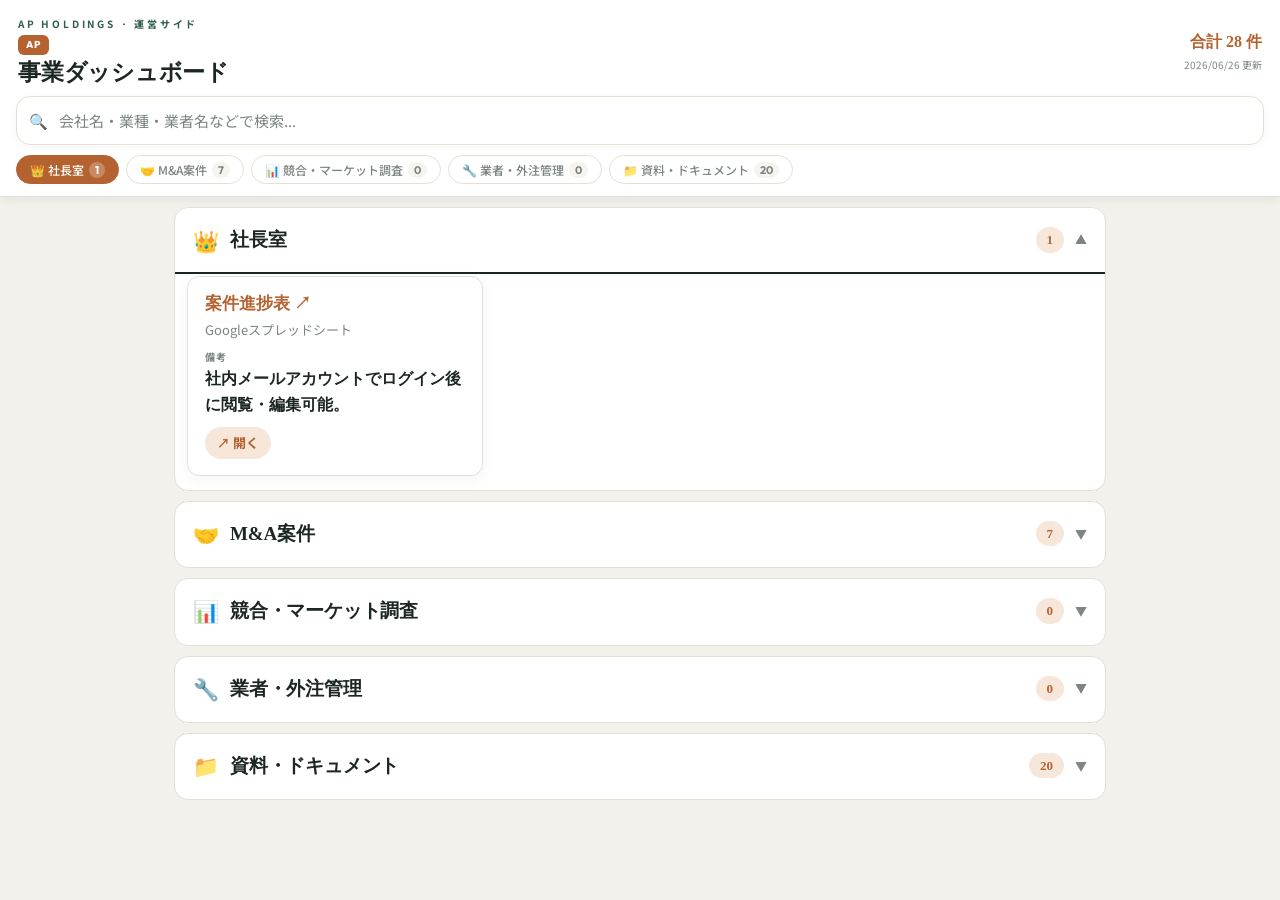
<file: dashboard-ap-biz2025.html>
<!DOCTYPE html>
<html lang="ja">
<head>
  <meta charset="UTF-8">
  <meta name="viewport" content="width=device-width, initial-scale=1.0, maximum-scale=1.0">
  <title>AP 事業ダッシュボード — AP Holdings</title>
  <link rel="preconnect" href="https://fonts.googleapis.com">
  <link rel="preconnect" href="https://fonts.gstatic.com" crossorigin>
  <link href="https://fonts.googleapis.com/css2?family=Noto+Sans+JP:wght@400;500;700;900&family=Outfit:wght@400;600;800&display=swap" rel="stylesheet">
  <link rel="stylesheet" href="dashboard-core.css">
  <script src="fuse.min.js"></script>
  <!-- AP テーマ（飲食・運営サイド = テラコッタ） -->
  <style>
    :root {
      --accent:      #b4622f;
      --accent-soft: #f6e7da;
    }
    .logo-sub { color: #2f5d50; }
  </style>
</head>
<body>

  <header>
    <div class="header-top">
      <div class="logo-wrap">
        <span class="site-tag">AP</span>
        <span class="logo-text">事業ダッシュボード</span>
        <span class="logo-sub">AP Holdings · 運営サイド</span>
      </div>
      <div class="header-right">
        <span class="total-count" id="total-count">読み込み中...</span>
        <span class="last-update" id="last-update"></span>
      </div>
    </div>
    <div class="search-wrap">
      <div class="search-box">
        <span class="search-icon">🔍</span>
        <input type="search" id="search-input"
               placeholder="会社名・業種・業者名などで検索..."
               autocomplete="off" spellcheck="false">
        <button id="search-clear" class="hidden" aria-label="検索をクリア">✕</button>
      </div>
    </div>
    <div class="cat-tabs" id="cat-tabs"></div>
  </header>

  <main>
    <div class="sample-banner" id="sample-banner" style="display:none"></div>
    <div id="categories-view"></div>
    <div id="search-view">
      <div class="search-hd" id="search-hd"></div>
      <div id="search-results"></div>
    </div>
  </main>

  <div class="modal-backdrop" id="modal-backdrop" onclick="closeModal()"></div>
  <div class="modal-panel" id="modal-panel">
    <div class="modal-sticky-top">
      <div class="modal-handle"></div>
      <button class="modal-close-btn" onclick="closeModal()">✕</button>
    </div>
    <div id="modal-body"></div>
  </div>

  <div id="loading">
    <div class="spinner"></div>
    <p>データを読み込んでいます...</p>
  </div>
  <div class="toast" id="toast"></div>

  <!-- 共通データ（source of truth） -->
  <script src="data-biz2025.js"></script>
  <!-- AP固有データ（APチームはこちらのみ編集） -->
  <script src="data-ap2025.js"></script>

  <!-- このサイトのカテゴリ定義（AP = 飲食・運営サイド） -->
  <script>
  window.SITE_CATEGORIES = [
    {
      id: "shacho",
      name: "社長室",
      icon: "👑",
      titleColumn: "タイトル",
      subtitleColumn: "種別",
      statusColumn: "",
      titleLinkColumn: "URL",
      cardFields: [
        { label: "備考", column: "備考" },
      ],
      linkDefs: [
        { column: "URL", label: "開く", icon: "↗" },
      ],
    },
    {
      id: "ma",
      name: "M&A案件",
      icon: "🤝",
      titleColumn: "会社名",
      subtitleColumn: "業種",
      statusColumn: "ステータス",
      titleLinkColumn: "会社URL",
      cardFields: [
        { label: "売上規模", column: "売上規模" },
        { label: "価格感",   column: "価格感" },
        { label: "担当者",   column: "担当者" },
      ],
      linkDefs: [
        { column: "会社URL", label: "会社HP", icon: "🌐" },
        { column: "資料URL", label: "資料",   icon: "📄" },
      ],
    },
    {
      id: "competitor",
      name: "競合・マーケット調査",
      icon: "📊",
      titleColumn: "エリア",
      subtitleColumn: "調査日",
      statusColumn: "",
      titleLinkColumn: "",
      cardFields: [
        { label: "競合物件名", column: "競合物件名" },
        { label: "平均単価",   column: "平均単価" },
        { label: "稼働率目安", column: "稼働率目安" },
      ],
      linkDefs: [
        { column: "参考URL", label: "参考リンク", icon: "🔗" },
      ],
    },
    {
      id: "vendors",
      name: "業者・外注管理",
      icon: "🔧",
      titleColumn: "会社名",
      subtitleColumn: "業種",
      statusColumn: "評価",
      titleLinkColumn: "",
      cardFields: [
        { label: "担当者",   column: "担当者" },
        { label: "単価目安", column: "単価目安" },
        { label: "連絡先",   column: "連絡先" },
      ],
      linkDefs: [],
    },
    {
      id: "docs",
      name: "資料・ドキュメント",
      icon: "📁",
      titleColumn: "資料名",
      subtitleColumn: "種別",
      statusColumn: "",
      titleLinkColumn: "ファイルURL",
      cardFields: [
        { label: "更新日", column: "更新日" },
        { label: "関連",   column: "関連" },
      ],
      linkDefs: [
        { column: "ファイルURL", label: "資料を開く", icon: "📄" },
      ],
    }
  ];
  </script>

  <!-- 共通エンジン -->
  <script src="dashboard-core.js"></script>
</body>
</html>
</file>
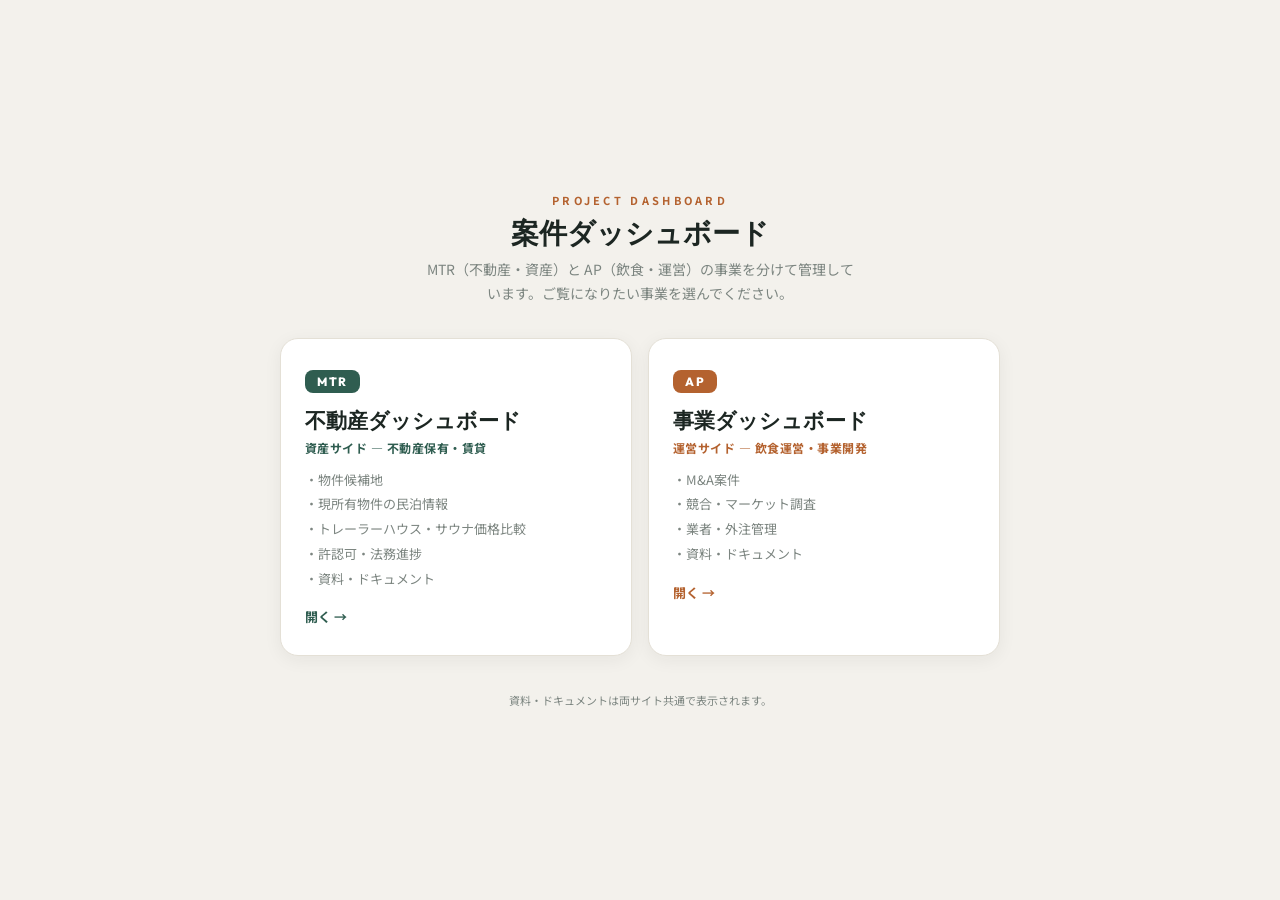
<file: dashboard-biz2025.html>
<!DOCTYPE html>
<html lang="ja">
<head>
  <meta charset="UTF-8">
  <meta name="viewport" content="width=device-width, initial-scale=1.0, maximum-scale=1.0">
  <title>案件ダッシュボード — MTR × AP</title>
  <link rel="preconnect" href="https://fonts.googleapis.com">
  <link rel="preconnect" href="https://fonts.gstatic.com" crossorigin>
  <link href="https://fonts.googleapis.com/css2?family=Noto+Sans+JP:wght@400;500;700;900&family=Outfit:wght@400;600;800&display=swap" rel="stylesheet">
  <style>
    *, *::before, *::after { box-sizing: border-box; margin: 0; padding: 0; }
    :root {
      --bg: #f3f1ec; --surface: #ffffff; --border: #e4e0d6;
      --text: #1c2622; --muted: #7c8580;
      --green: #2f5d50; --green-soft: #e7efe9;
      --terra: #b4622f; --terra-soft: #f6e7da;
      --font: 'Noto Sans JP', sans-serif;
      --font-disp: 'Outfit', sans-serif;
      --font-serif: Georgia, 'Times New Roman', "Hiragino Mincho ProN", "Yu Mincho", serif;
    }
    body {
      font-family: var(--font);
      background: var(--bg);
      color: var(--text);
      min-height: 100dvh;
      display: flex;
      flex-direction: column;
      align-items: center;
      justify-content: center;
      padding: 32px 20px;
      -webkit-font-smoothing: antialiased;
    }
    .eyebrow {
      font-size: 11px; letter-spacing: 0.3em; color: var(--terra);
      font-weight: 700; text-transform: uppercase; margin-bottom: 8px;
    }
    h1 {
      font-family: var(--font-serif); font-weight: 700;
      font-size: 28px; color: var(--text); line-height: 1.3;
      text-align: center; margin-bottom: 6px;
    }
    .lead {
      font-size: 14px; color: var(--muted); text-align: center;
      margin-bottom: 32px; max-width: 440px; line-height: 1.7;
    }
    .cards {
      display: flex; flex-direction: column; gap: 16px;
      width: 100%; max-width: 440px;
    }
    @media (min-width: 620px) {
      .cards { flex-direction: row; max-width: 720px; }
    }
    .portal-card {
      flex: 1; display: block; text-decoration: none;
      background: var(--surface); border: 1px solid var(--border);
      border-radius: 18px; padding: 28px 24px;
      box-shadow: 0 4px 18px rgba(40,40,30,0.06);
      transition: box-shadow 0.18s, transform 0.12s, border-color 0.18s;
    }
    .portal-card:hover {
      box-shadow: 0 12px 30px rgba(40,40,30,0.12);
      transform: translateY(-3px);
    }
    .portal-card.mtr:hover { border-color: var(--green); }
    .portal-card.ap:hover  { border-color: var(--terra); }
    .tag {
      display: inline-block; font-family: var(--font-disp);
      font-weight: 800; font-size: 12px; letter-spacing: 0.14em;
      color: #fff; padding: 4px 12px; border-radius: 8px; margin-bottom: 14px;
    }
    .mtr .tag { background: var(--green); }
    .ap .tag  { background: var(--terra); }
    .portal-card h2 {
      font-family: var(--font-serif); font-weight: 700;
      font-size: 21px; color: var(--text); margin-bottom: 4px;
    }
    .role {
      font-size: 12px; font-weight: 700; letter-spacing: 0.04em;
      margin-bottom: 12px;
    }
    .mtr .role { color: var(--green); }
    .ap .role  { color: var(--terra); }
    .portal-card ul {
      list-style: none; font-size: 13px; color: var(--muted); line-height: 1.9;
    }
    .portal-card ul li::before { content: "・"; }
    .enter {
      margin-top: 16px; font-size: 13px; font-weight: 700;
      display: inline-flex; align-items: center; gap: 5px;
    }
    .mtr .enter { color: var(--green); }
    .ap .enter  { color: var(--terra); }
    footer {
      margin-top: 36px; font-size: 11px; color: var(--muted); text-align: center;
    }
  </style>
</head>
<body>
  <div class="eyebrow">Project Dashboard</div>
  <h1>案件ダッシュボード</h1>
  <p class="lead">MTR（不動産・資産）と AP（飲食・運営）の事業を分けて管理しています。ご覧になりたい事業を選んでください。</p>

  <div class="cards">
    <a class="portal-card mtr" href="dashboard-mtr-biz2025.html">
      <span class="tag">MTR</span>
      <h2>不動産ダッシュボード</h2>
      <div class="role">資産サイド — 不動産保有・賃貸</div>
      <ul>
        <li>物件候補地</li>
        <li>現所有物件の民泊情報</li>
        <li>トレーラーハウス・サウナ価格比較</li>
        <li>許認可・法務進捗</li>
        <li>資料・ドキュメント</li>
      </ul>
      <div class="enter">開く →</div>
    </a>

    <a class="portal-card ap" href="dashboard-ap-biz2025.html">
      <span class="tag">AP</span>
      <h2>事業ダッシュボード</h2>
      <div class="role">運営サイド — 飲食運営・事業開発</div>
      <ul>
        <li>M&A案件</li>
        <li>競合・マーケット調査</li>
        <li>業者・外注管理</li>
        <li>資料・ドキュメント</li>
      </ul>
      <div class="enter">開く →</div>
    </a>
  </div>

  <footer>資料・ドキュメントは両サイト共通で表示されます。</footer>
</body>
</html>
</file>
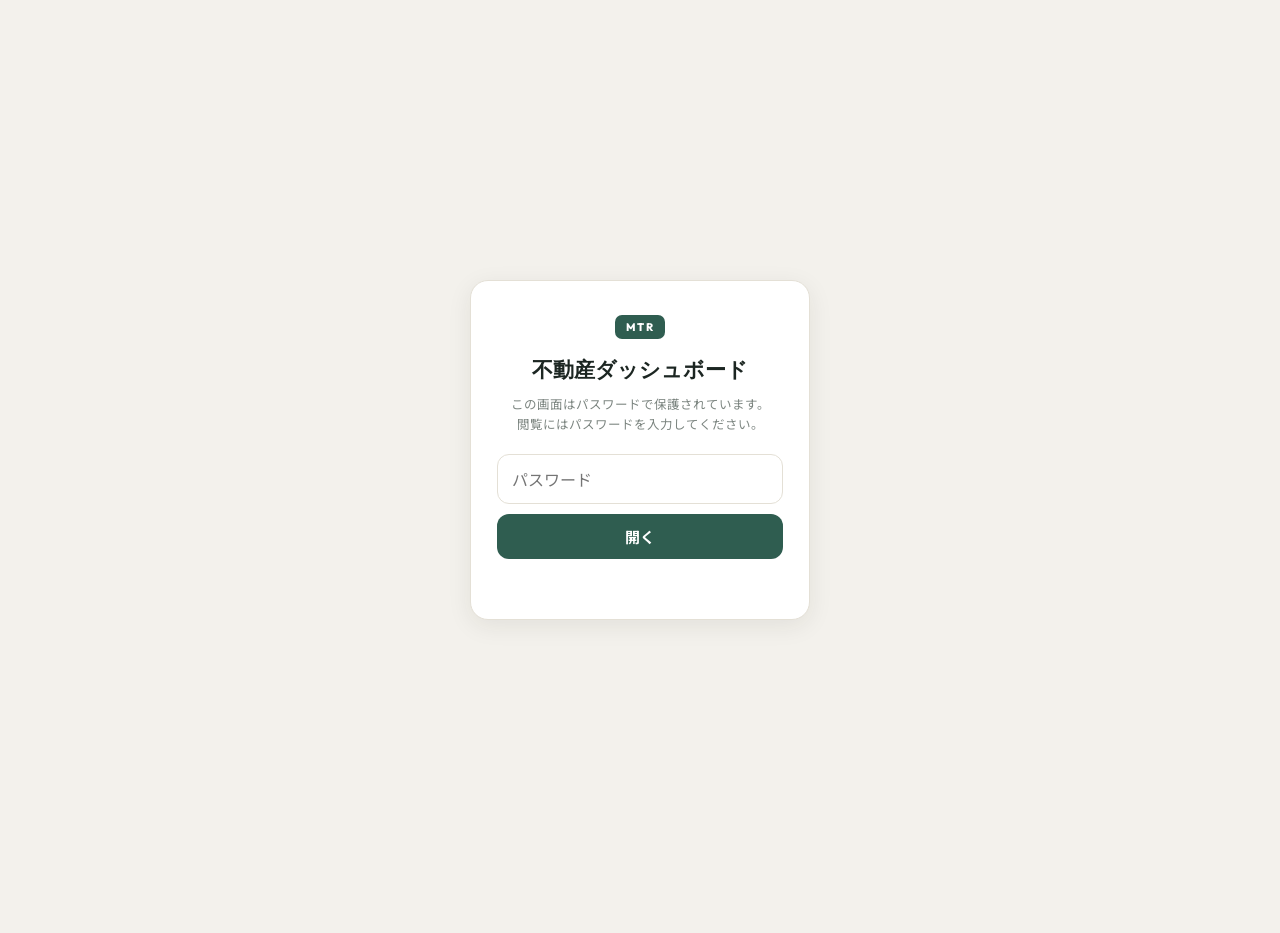
<file: dashboard-mtr-biz2025.html>
<!DOCTYPE html>
<html lang="ja">
<head>
  <meta charset="UTF-8">
  <meta name="viewport" content="width=device-width, initial-scale=1.0, maximum-scale=1.0">
  <title>MTR 不動産ダッシュボード — MTR Investment</title>
  <link rel="preconnect" href="https://fonts.googleapis.com">
  <link rel="preconnect" href="https://fonts.gstatic.com" crossorigin>
  <link href="https://fonts.googleapis.com/css2?family=Noto+Sans+JP:wght@400;500;700;900&family=Outfit:wght@400;600;800&display=swap" rel="stylesheet">
  <link rel="stylesheet" href="dashboard-core.css">
  <script src="fuse.min.js"></script>
  <!-- MTR テーマ（不動産・資産サイド = グリーン） -->
  <style>
    :root {
      --accent:      #2f5d50;
      --accent-soft: #e7efe9;
    }
    /* ── 簡易パスワードゲート ── */
    #pw-gate {
      position: fixed; inset: 0; z-index: 500;
      background: #f3f1ec;
      display: flex; align-items: center; justify-content: center;
      padding: 24px;
    }
    #pw-gate.unlocked { display: none; }
    .pw-box {
      width: 100%; max-width: 340px; text-align: center;
      background: #fff; border: 1px solid #e4e0d6; border-radius: 18px;
      padding: 32px 26px; box-shadow: 0 6px 24px rgba(40,40,30,0.08);
    }
    .pw-tag {
      display: inline-block; font-family: 'Outfit', sans-serif;
      font-weight: 800; font-size: 11px; letter-spacing: 0.14em;
      color: #fff; background: #2f5d50; padding: 3px 11px;
      border-radius: 7px; margin-bottom: 14px;
    }
    .pw-title {
      font-family: Georgia, "Hiragino Mincho ProN", serif;
      font-weight: 700; font-size: 21px; color: #1c2622; margin-bottom: 6px;
    }
    .pw-desc { font-size: 12.5px; color: #7c8580; margin-bottom: 20px; line-height: 1.6; }
    #pw-form { display: flex; flex-direction: column; gap: 10px; }
    #pw-input {
      width: 100%; padding: 12px 14px; font-size: 16px;
      border: 1.5px solid #e4e0d6; border-radius: 12px;
      font-family: 'Noto Sans JP', sans-serif; outline: none;
      -webkit-appearance: none;
    }
    #pw-input:focus { border-color: #2f5d50; box-shadow: 0 0 0 3px rgba(47,93,80,0.12); }
    #pw-form button {
      padding: 12px; font-size: 15px; font-weight: 700; color: #fff;
      background: #2f5d50; border: none; border-radius: 12px; cursor: pointer;
      font-family: 'Noto Sans JP', sans-serif; transition: opacity 0.12s;
    }
    #pw-form button:hover { opacity: 0.88; }
    .pw-error { font-size: 12.5px; color: #b13b2b; margin-top: 12px; min-height: 16px; }
  </style>
</head>
<body>

  <!-- ── 簡易パスワードゲート（クライアント側・難読化レベル） ── -->
  <div id="pw-gate">
    <div class="pw-box">
      <span class="pw-tag">MTR</span>
      <div class="pw-title">不動産ダッシュボード</div>
      <p class="pw-desc">この画面はパスワードで保護されています。<br>閲覧にはパスワードを入力してください。</p>
      <form id="pw-form" autocomplete="off">
        <input type="password" id="pw-input" placeholder="パスワード" autocomplete="current-password">
        <button type="submit">開く</button>
      </form>
      <p class="pw-error" id="pw-error"></p>
    </div>
  </div>
  <script>
  (function () {
    // "yone0009" の SHA-256 ハッシュ（平文はソースに残さない）
    const PW_HASH = "7854406471c9e10ca1d1fbab1c718507f597c90033cf7f30e4568102c5a03034";
    const KEY = "mtr_dash_auth_v1";
    const gate = document.getElementById('pw-gate');

    function unlock() { gate.classList.add('unlocked'); }

    async function sha256(str) {
      const buf = await crypto.subtle.digest('SHA-256', new TextEncoder().encode(str));
      return Array.from(new Uint8Array(buf)).map(b => b.toString(16).padStart(2, '0')).join('');
    }

    // 同一セッション中は再入力不要
    if (sessionStorage.getItem(KEY) === PW_HASH) { unlock(); }

    document.getElementById('pw-form').addEventListener('submit', async function (e) {
      e.preventDefault();
      const errEl = document.getElementById('pw-error');
      const val = document.getElementById('pw-input').value;
      try {
        const h = await sha256(val);
        if (h === PW_HASH) {
          sessionStorage.setItem(KEY, h);
          unlock();
        } else {
          errEl.textContent = 'パスワードが違います。';
          document.getElementById('pw-input').value = '';
        }
      } catch (_) {
        errEl.textContent = 'この環境では照合できません（https でアクセスしてください）。';
      }
    });
  })();
  </script>

  <header>
    <div class="header-top">
      <div class="logo-wrap">
        <span class="site-tag">MTR</span>
        <span class="logo-text">不動産ダッシュボード</span>
        <span class="logo-sub">MTR Investment · 資産サイド</span>
      </div>
      <div class="header-right">
        <a class="site-switch" href="dashboard-ap-biz2025.html">AP事業へ →</a>
        <span class="total-count" id="total-count">読み込み中...</span>
        <span class="last-update" id="last-update"></span>
      </div>
    </div>
    <div class="search-wrap">
      <div class="search-box">
        <span class="search-icon">🔍</span>
        <input type="search" id="search-input"
               placeholder="物件名・エリア・許認可などで検索..."
               autocomplete="off" spellcheck="false">
        <button id="search-clear" class="hidden" aria-label="検索をクリア">✕</button>
      </div>
    </div>
    <div class="cat-tabs" id="cat-tabs"></div>
  </header>

  <main>
    <div class="sample-banner" id="sample-banner" style="display:none"></div>
    <div id="categories-view"></div>
    <div id="search-view">
      <div class="search-hd" id="search-hd"></div>
      <div id="search-results"></div>
    </div>
  </main>

  <div class="modal-backdrop" id="modal-backdrop" onclick="closeModal()"></div>
  <div class="modal-panel" id="modal-panel">
    <div class="modal-sticky-top">
      <div class="modal-handle"></div>
      <button class="modal-close-btn" onclick="closeModal()">✕</button>
    </div>
    <div id="modal-body"></div>
  </div>

  <div id="loading">
    <div class="spinner"></div>
    <p>データを読み込んでいます...</p>
  </div>
  <div class="toast" id="toast"></div>

  <!-- 共通データ（source of truth） -->
  <script src="data-biz2025.js"></script>

  <!-- このサイトのカテゴリ定義（MTR = 不動産・資産サイド） -->
  <script>
  window.SITE_CATEGORIES = [
    {
      id: "gyomu",
      name: "業務棚卸シート",
      icon: "📋",
      titleColumn: "業務名",
      subtitleColumn: "業務カテゴリー",
      statusColumn: "区分",
      titleLinkColumn: "",
      cardFields: [
        { label: "頻度",                 column: "頻度" },
        { label: "記入者",               column: "記入者" },
        { label: "具体的な内容",         column: "具体的な中身・背景" },
        { label: "備考・次のアクション", column: "備考・次のアクション" },
      ],
      linkDefs: [],
    },
    {
      id: "ankenhyo",
      name: "案件帳票",
      icon: "📊",
      titleColumn: "案件名",
      subtitleColumn: "区分",
      statusColumn: "現在のステータス",
      titleLinkColumn: "",
      cardFields: [
        { label: "担当",               column: "担当" },
        { label: "投資規模",           column: "投資規模" },
        { label: "直近アクション・期限", column: "直近アクション・期限" },
        { label: "リスク・懸念点",     column: "リスク・懸念点" },
      ],
      linkDefs: [],
    },
    {
      id: "properties",
      name: "物件候補地",
      icon: "🏢",
      titleColumn: "物件名",
      subtitleColumn: "住所",
      statusColumn: "ステータス",
      titleLinkColumn: "",
      cardFields: [
        { label: "価格帯", column: "価格帯" },
        { label: "利回り", column: "利回り" },
        { label: "面積",   column: "面積" },
      ],
      linkDefs: [
        { column: "GoogleMaps URL", label: "地図", icon: "📍" },
        { column: "資料URL",        label: "資料", icon: "📄" },
      ],
    },
    {
      id: "minpaku",
      name: "現所有物件の民泊情報",
      icon: "🏠",
      titleColumn: "物件名",
      subtitleColumn: "エリア",
      statusColumn: "稼働状況",
      titleLinkColumn: "",
      cardFields: [
        { label: "月間収益目安", column: "月間収益目安" },
        { label: "稼働率",      column: "稼働率" },
      ],
      linkDefs: [
        { column: "Airbnb URL",     label: "Airbnb",    icon: "🏡" },
        { column: "Instagram URL",  label: "Instagram", icon: "📷" },
        { column: "GoogleMaps URL", label: "地図",      icon: "📍" },
        { column: "資料URL",        label: "資料",      icon: "📄" },
      ],
    },
    {
      id: "trailer",
      name: "トレーラーハウス・サウナ価格比較",
      icon: "🔥",
      titleColumn: "業者名",
      subtitleColumn: "カテゴリ",
      statusColumn: "グループ",
      titleLinkColumn: "公式URL",
      cardFields: [
        { label: "価格レンジ", column: "価格レンジ(万円)" },
        { label: "サイズ",     column: "サイズ" },
        { label: "断熱",       column: "断熱" },
        { label: "エリア対応", column: "エリア対応" },
      ],
      linkDefs: [
        { column: "公式URL", label: "公式HP", icon: "🌐" },
      ],
    },
    {
      id: "legal",
      name: "許認可・法務進捗",
      icon: "📋",
      titleColumn: "物件名",
      subtitleColumn: "申請種別",
      statusColumn: "ステータス",
      titleLinkColumn: "",
      cardFields: [
        { label: "申請種別", column: "申請種別" },
        { label: "期限",     column: "期限" },
        { label: "担当窓口", column: "担当窓口" },
      ],
      linkDefs: [
        { column: "書類URL", label: "書類", icon: "📄" },
      ],
    },
    {
      id: "docs",
      name: "資料・ドキュメント",
      icon: "📁",
      titleColumn: "資料名",
      subtitleColumn: "種別",
      statusColumn: "",
      titleLinkColumn: "ファイルURL",
      cardFields: [
        { label: "更新日", column: "更新日" },
        { label: "関連",   column: "関連" },
      ],
      linkDefs: [
        { column: "ファイルURL", label: "資料を開く", icon: "📄" },
      ],
    }
  ];
  </script>

  <!-- Google Sheets → DASHBOARD_DATA 非同期マージ + コア起動 -->
  <script>
  (function () {
    /* シートを「ウェブに公開」(ファイル→共有→ウェブに公開→CSV) してください */
    var SHEET_ID = '1aKZc9Iq51MASg6apI8WrDTYkbAUnfWKH2Xhpxr5pols';

    function parseCSV(text) {
      var rows = [], inQ = false, row = [], cur = '';
      for (var i = 0; i <= text.length; i++) {
        var ch = i < text.length ? text[i] : '\n';
        if (ch === '"') {
          if (inQ && text[i + 1] === '"') { cur += '"'; i++; }
          else inQ = !inQ;
        } else if (ch === ',' && !inQ) {
          row.push(cur); cur = '';
        } else if ((ch === '\n' || ch === '\r') && !inQ) {
          if (ch === '\r' && text[i + 1] === '\n') i++;
          row.push(cur); cur = '';
          if (row.some(function(v) { return v; })) rows.push(row);
          row = [];
        } else { cur += ch; }
      }
      return rows;
    }

    function csvToObjects(text) {
      var rows = parseCSV(text);
      if (rows.length < 2) return [];
      var headers = rows[0];
      return rows.slice(1).map(function(row) {
        var obj = {};
        headers.forEach(function(h, i) { obj[h.trim()] = (row[i] || '').trim(); });
        return obj;
      }).filter(function(obj) {
        return headers.some(function(h) { return obj[h.trim()]; });
      });
    }

    function bootCore() {
      var s = document.createElement('script');
      s.src = 'dashboard-core.js';
      document.body.appendChild(s);
    }

    /* 初期値（フェッチ失敗時は空リスト） */
    window.DASHBOARD_DATA.gyomu    = [];
    window.DASHBOARD_DATA.ankenhyo = [];

    var base = 'https://docs.google.com/spreadsheets/d/' + SHEET_ID
             + '/gviz/tq?tqx=out:csv&sheet=';

    Promise.all([
      fetch(base + encodeURIComponent('MTR業務棚卸シート'))
        .then(function(r) { return r.ok ? r.text() : Promise.reject(r.status); }),
      fetch(base + encodeURIComponent('案件帳票'))
        .then(function(r) { return r.ok ? r.text() : Promise.reject(r.status); }),
    ]).then(function(res) {
      window.DASHBOARD_DATA.gyomu    = csvToObjects(res[0]);
      window.DASHBOARD_DATA.ankenhyo = csvToObjects(res[1]);
    }).catch(function(err) {
      console.warn('[MTR] Sheetsフェッチ失敗 – ウェブに公開されていない可能性:', err);
    }).then(bootCore);
  })();
  </script>
</body>
</html>
</file>
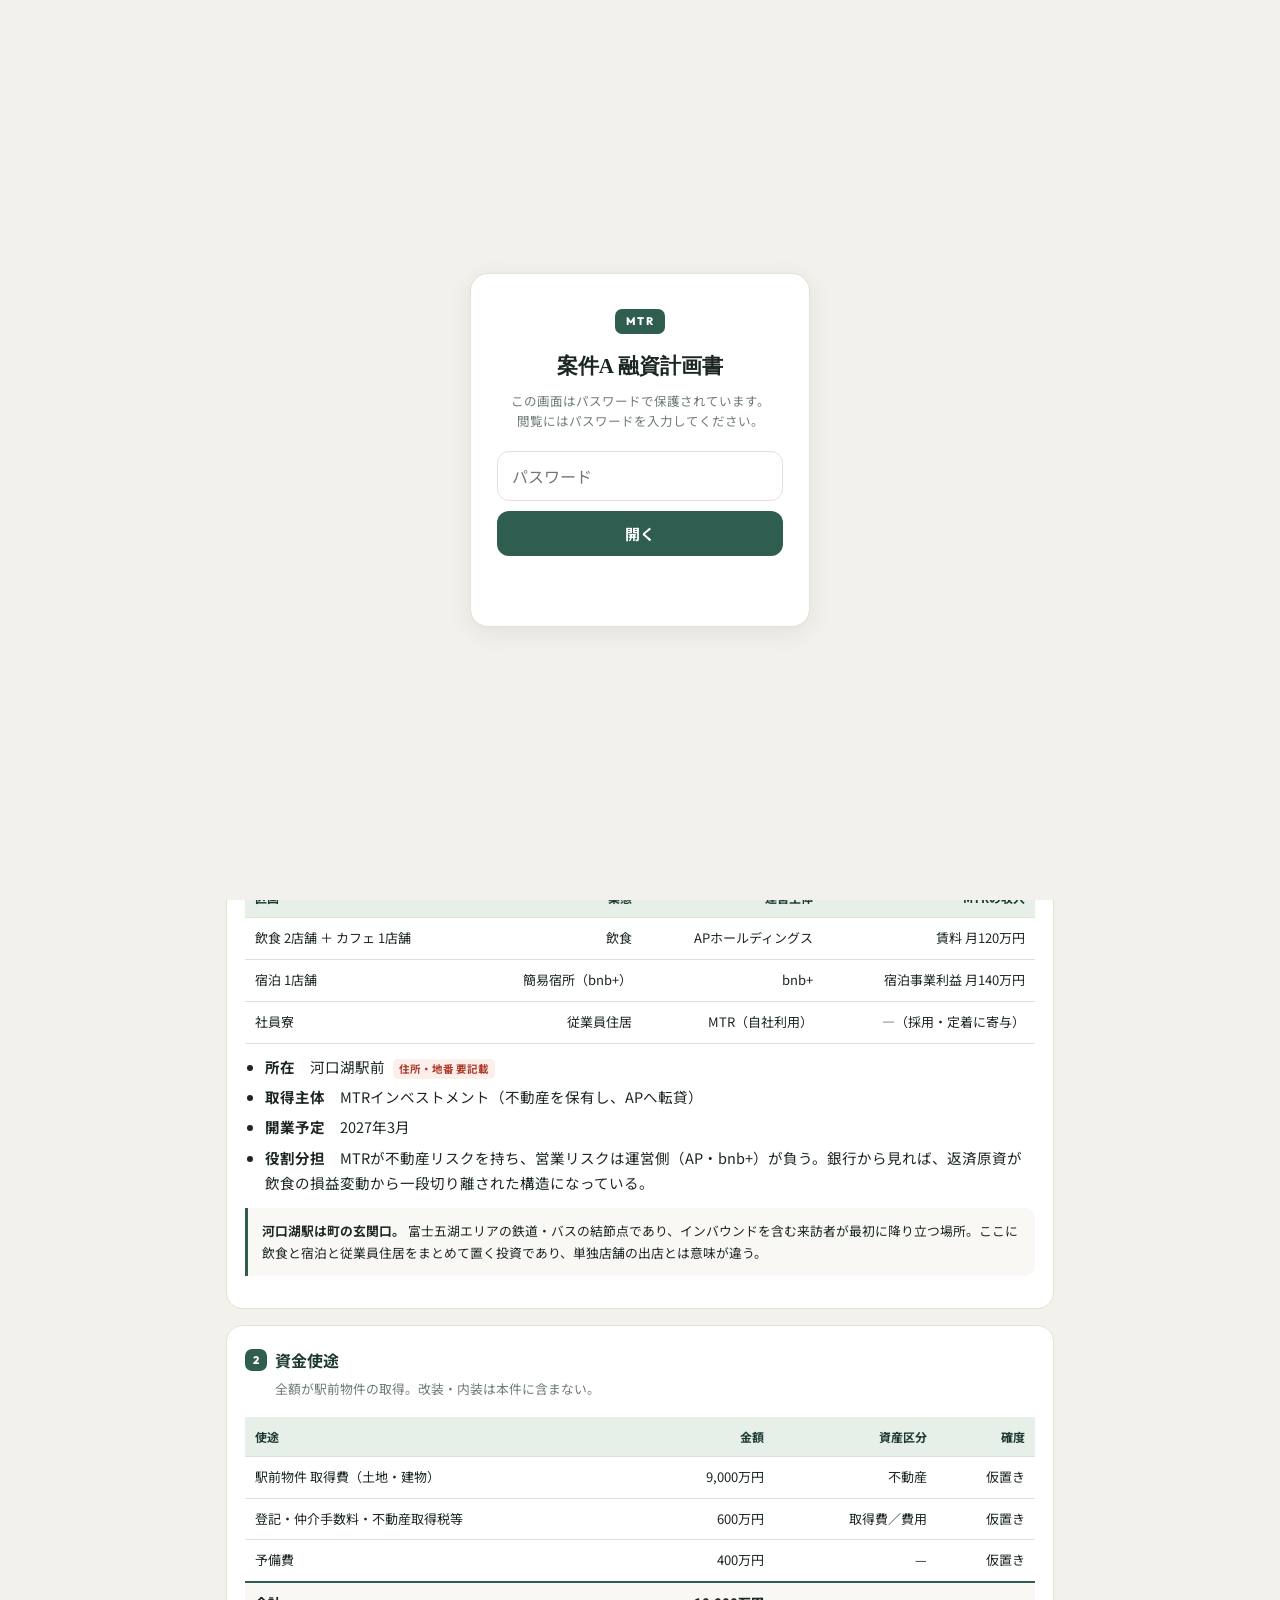
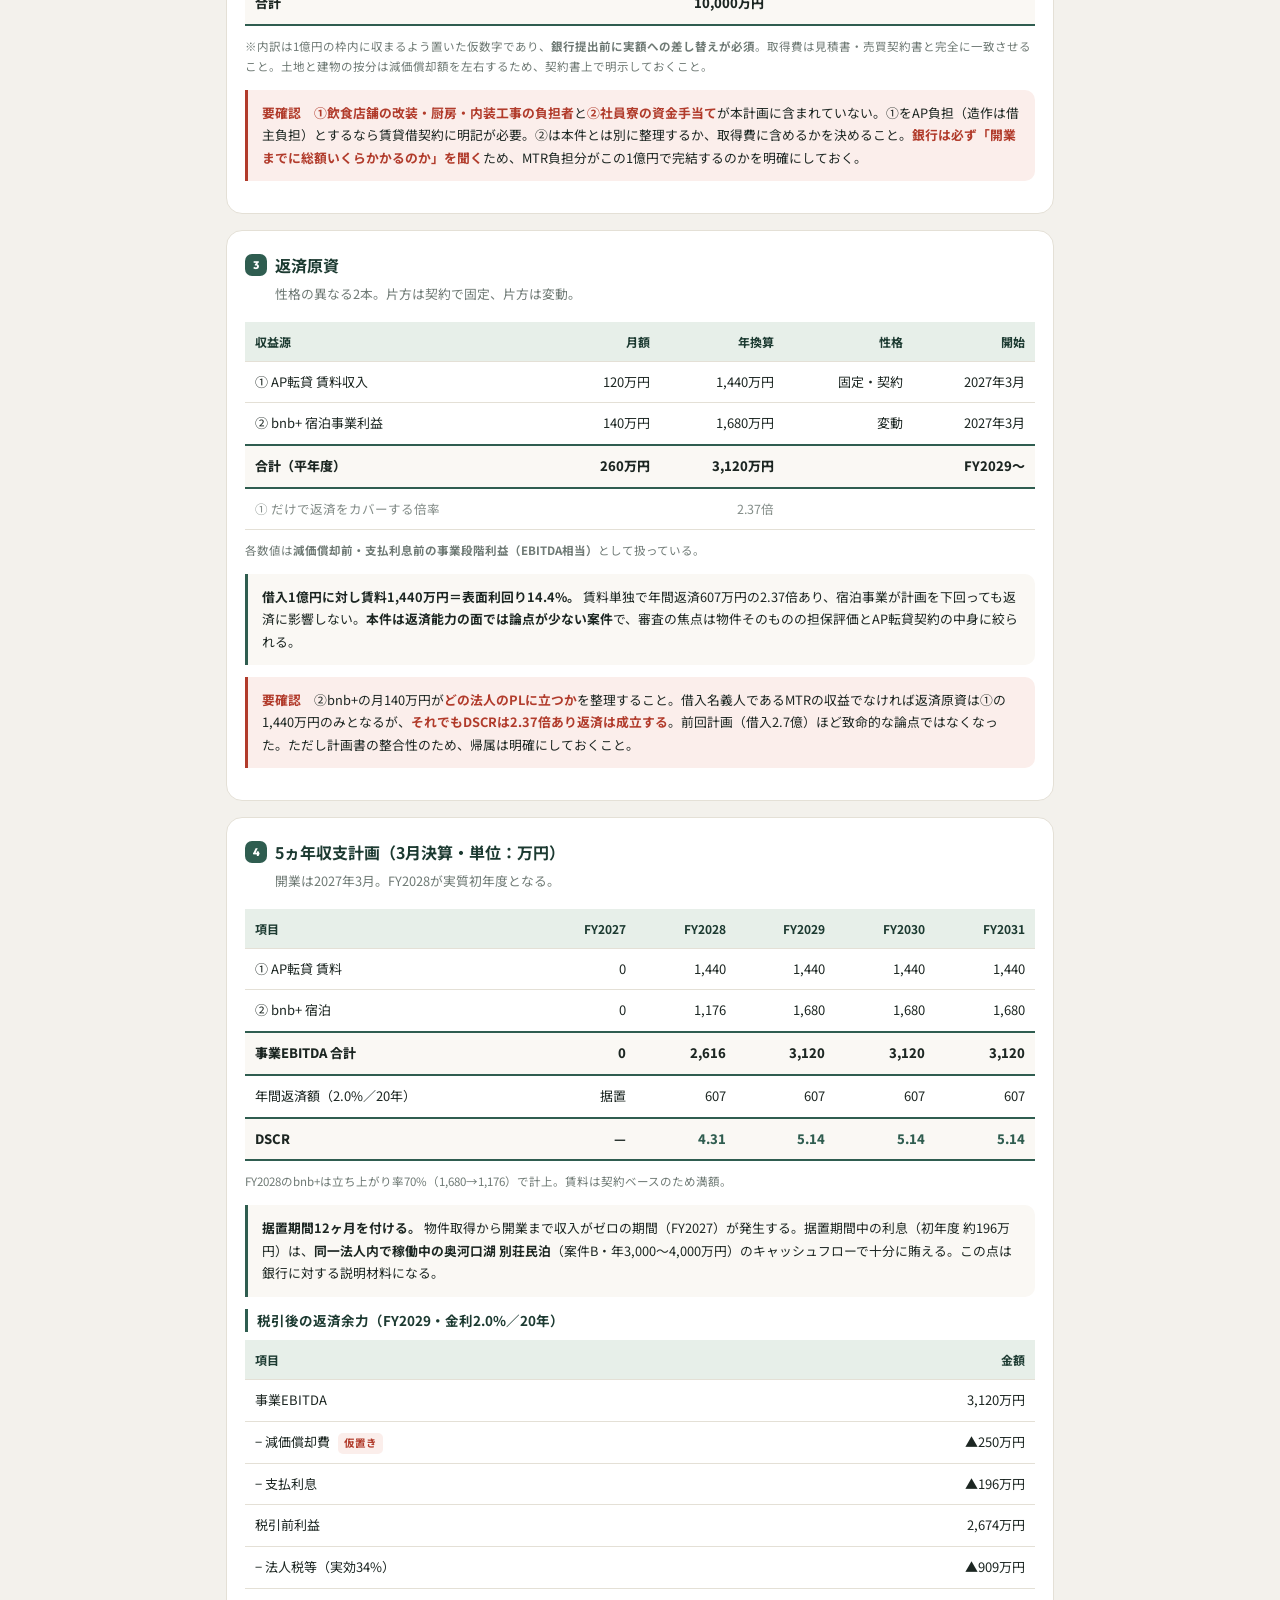
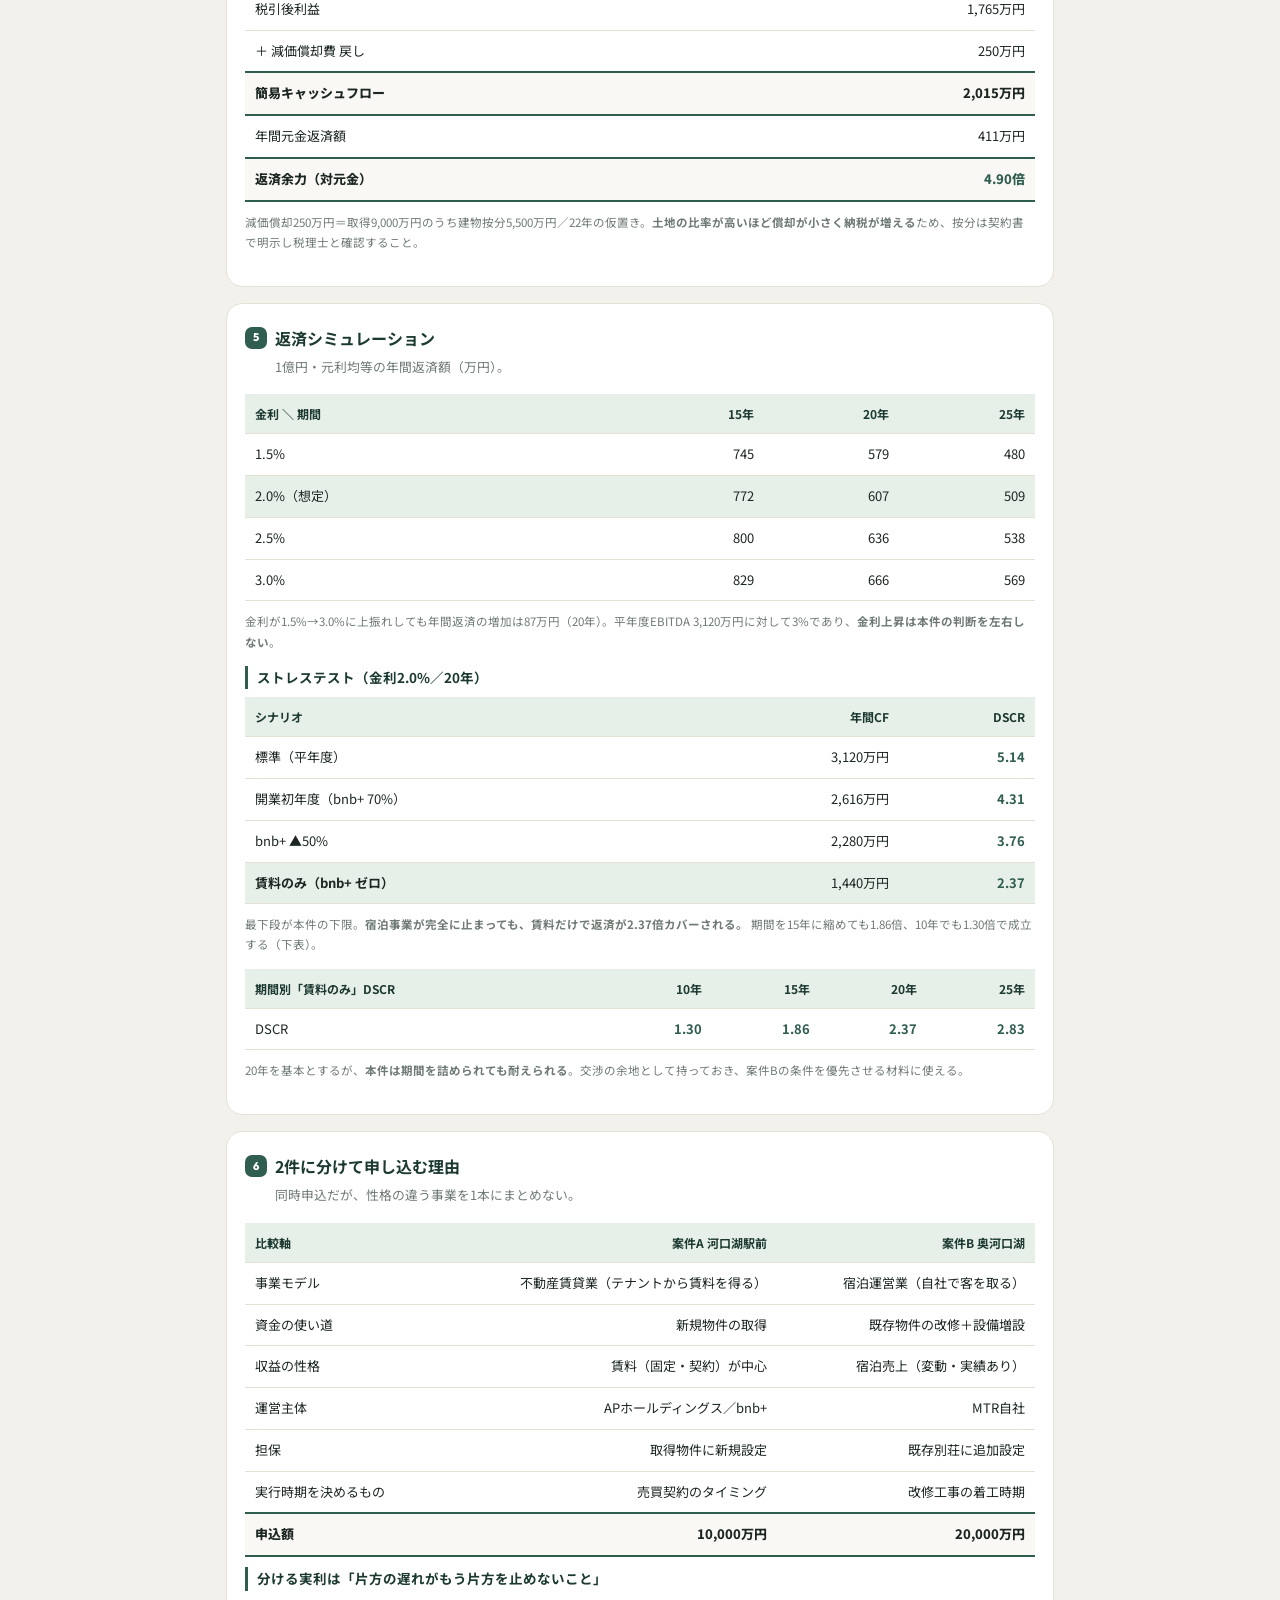
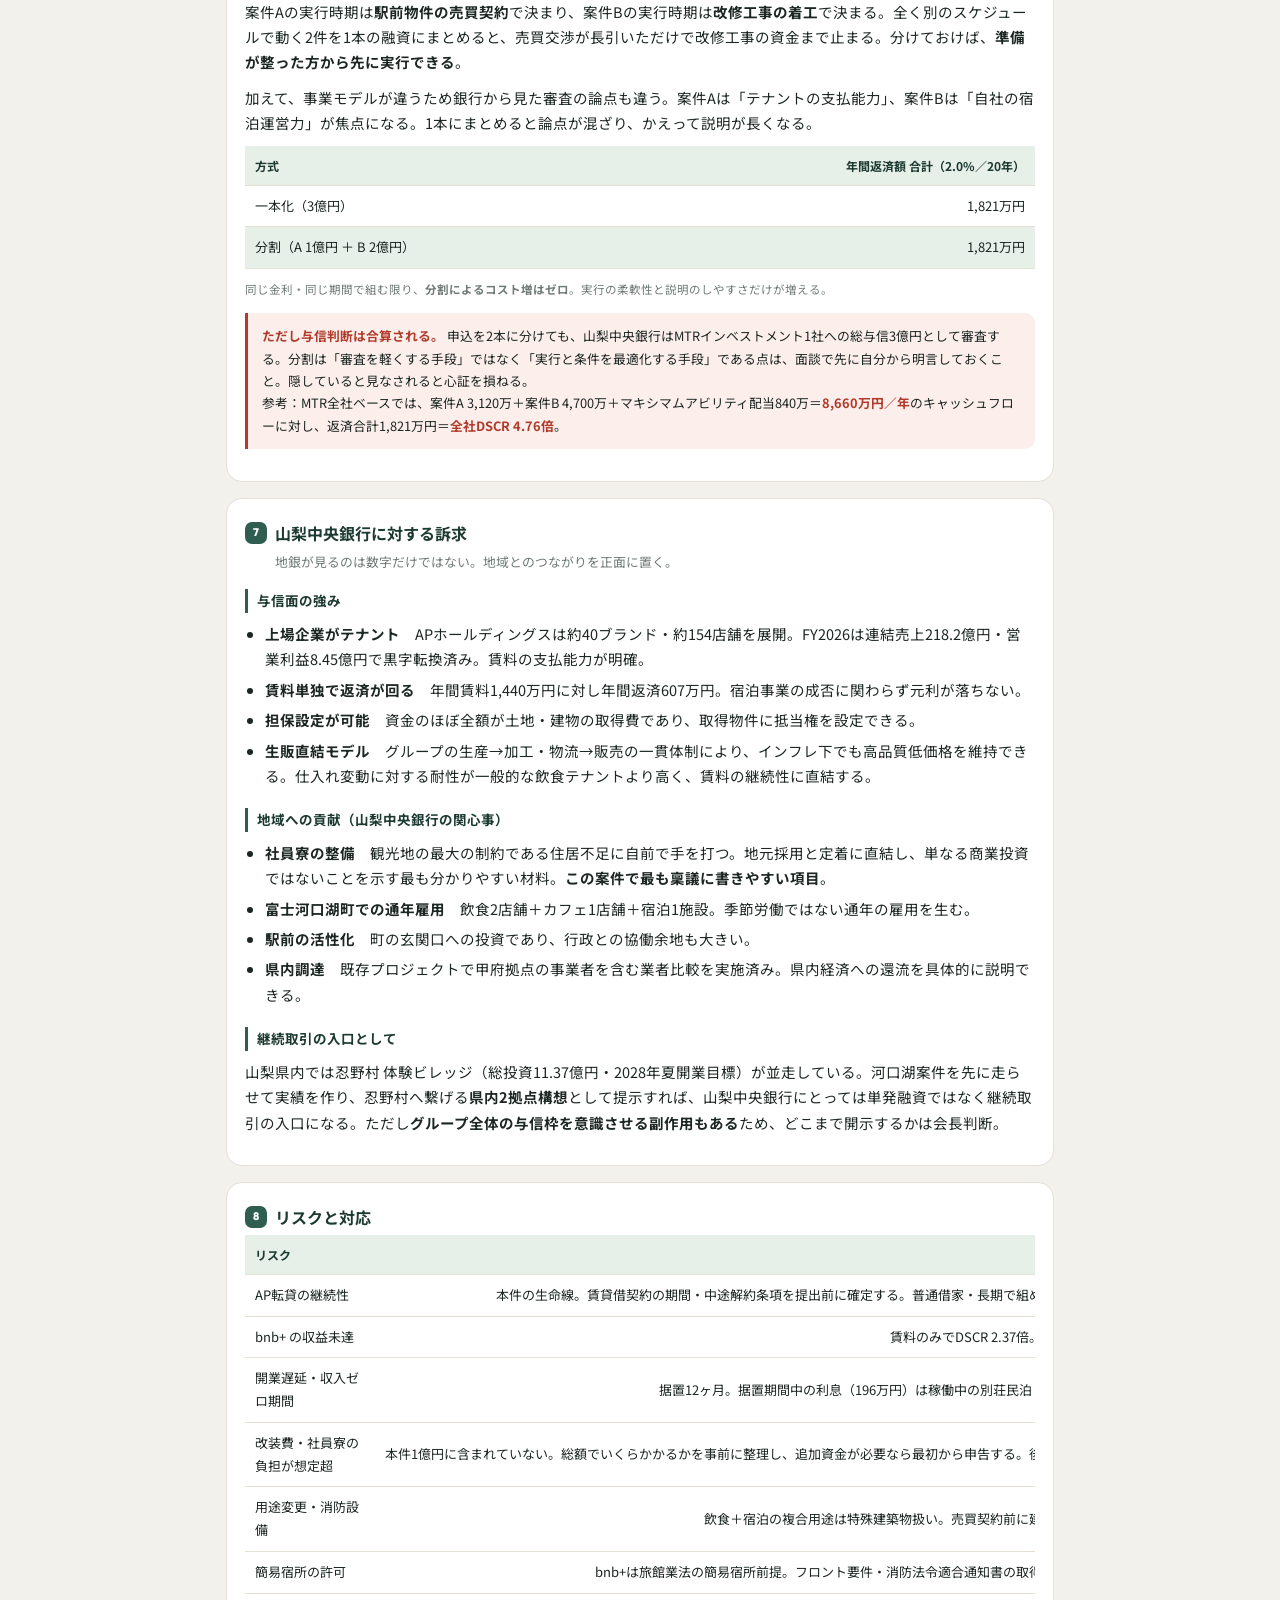
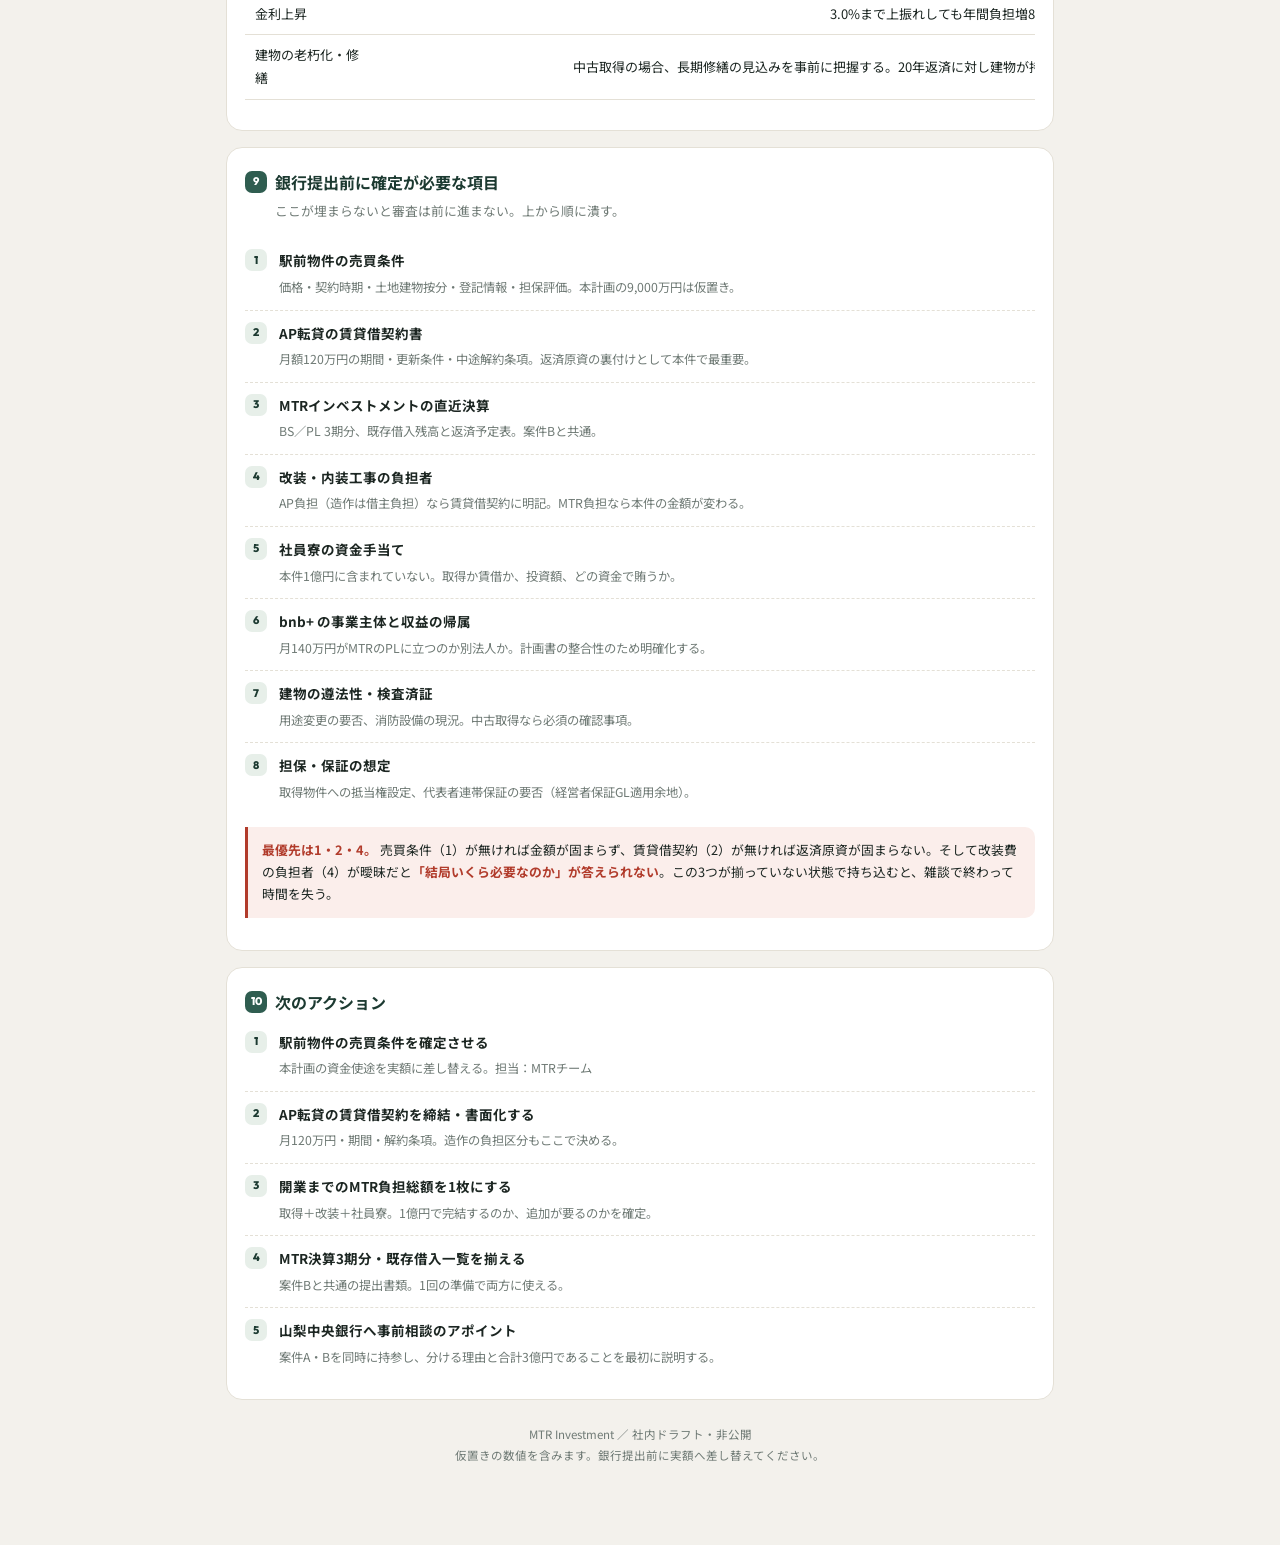
<file: kawaguchiko-ekimae-financing-plan.html>
<!DOCTYPE html>
<html lang="ja">
<head>
  <meta charset="UTF-8">
  <meta name="viewport" content="width=device-width, initial-scale=1.0">
  <title>河口湖駅前 複合施設プロジェクト 融資計画書 — 株式会社山梨中央銀行 御中（社内ドラフト） — MTR Investment</title>
  <link rel="preconnect" href="https://fonts.googleapis.com">
  <link rel="preconnect" href="https://fonts.gstatic.com" crossorigin>
  <link href="https://fonts.googleapis.com/css2?family=Noto+Sans+JP:wght@400;500;700;900&family=Outfit:wght@400;600;800&display=swap" rel="stylesheet">
  <style>
    :root{
      --accent:#2f5d50; --accent-soft:#e7efe9; --accent-dark:#1c3a31;
      --bg:#f3f1ec; --card:#ffffff; --border:#e4e0d6;
      --ink:#1c2622; --ink-sub:#6f7a75; --warn:#b13b2b; --warn-soft:#fbeeeb;}

    *{box-sizing:border-box}
    body{margin:0;background:var(--bg);color:var(--ink);
      font-family:'Noto Sans JP',sans-serif;font-size:14.5px;line-height:1.75;
      -webkit-text-size-adjust:100%}
    .wrap{max-width:860px;margin:0 auto;padding:0 16px 80px}
    #pw-gate{position:fixed;inset:0;z-index:500;background:var(--bg);
      display:flex;align-items:center;justify-content:center;padding:24px}
    #pw-gate.unlocked{display:none}
    .pw-box{width:100%;max-width:340px;text-align:center;background:#fff;
      border:1px solid var(--border);border-radius:18px;padding:32px 26px;
      box-shadow:0 6px 24px rgba(40,40,30,.08)}
    .pw-tag{display:inline-block;font-family:'Outfit',sans-serif;font-weight:800;
      font-size:11px;letter-spacing:.14em;color:#fff;background:var(--accent);
      padding:3px 11px;border-radius:7px;margin-bottom:14px}
    .pw-title{font-family:Georgia,"Hiragino Mincho ProN",serif;font-weight:700;
      font-size:21px;margin-bottom:6px}
    .pw-desc{font-size:12.5px;color:var(--ink-sub);margin-bottom:20px;line-height:1.6}
    #pw-form{display:flex;flex-direction:column;gap:10px}
    #pw-input{width:100%;padding:12px 14px;font-size:16px;border:1.5px solid var(--border);
      border-radius:12px;font-family:inherit;outline:none;-webkit-appearance:none}
    #pw-input:focus{border-color:var(--accent);box-shadow:0 0 0 3px rgba(47,93,80,.12)}
    #pw-form button{padding:12px;font-size:15px;font-weight:700;color:#fff;
      background:var(--accent);border:none;border-radius:12px;cursor:pointer;font-family:inherit}
    .pw-error{font-size:12.5px;color:var(--warn);margin-top:12px;min-height:16px}
    header{background:var(--accent);color:#fff;padding:26px 16px 22px;margin-bottom:22px}
    header .inner{max-width:860px;margin:0 auto}
    .site-tag{display:inline-block;font-family:'Outfit',sans-serif;font-weight:800;
      font-size:10.5px;letter-spacing:.14em;background:rgba(255,255,255,.18);
      padding:3px 10px;border-radius:6px;margin-bottom:10px}
    .case-badge{display:inline-block;font-family:'Outfit',sans-serif;font-weight:800;
      font-size:10.5px;letter-spacing:.1em;background:#fff;color:var(--accent);
      padding:3px 10px;border-radius:6px;margin:0 0 10px 6px}
    h1{font-family:Georgia,"Hiragino Mincho ProN",serif;font-size:22px;
      line-height:1.45;margin:0 0 6px;font-weight:700}
    .sub{font-size:12.5px;opacity:.85;margin:0}
    .back{display:inline-block;margin-top:14px;font-size:12.5px;color:#fff;
      text-decoration:none;border-bottom:1px solid rgba(255,255,255,.45);margin-right:14px}
    section{background:var(--card);border:1px solid var(--border);border-radius:16px;
      padding:20px 18px;margin-bottom:16px}
    h2{font-size:16px;margin:0 0 4px;display:flex;align-items:center;gap:8px;
      font-weight:700;color:var(--accent-dark)}
    h2 .no{font-family:'Outfit',sans-serif;font-size:11px;font-weight:800;color:#fff;
      background:var(--accent);width:22px;height:22px;border-radius:7px;
      display:inline-flex;align-items:center;justify-content:center;flex:0 0 auto}
    .lead{font-size:12.8px;color:var(--ink-sub);margin:0 0 16px;padding-left:30px}
    h3{font-size:13.5px;margin:20px 0 8px;color:var(--accent-dark);
      border-left:3px solid var(--accent);padding-left:9px}
    h3:first-of-type{margin-top:4px}
    p{margin:0 0 10px} ul{margin:0 0 10px;padding-left:20px} li{margin-bottom:5px}
    .kpis{display:grid;grid-template-columns:repeat(auto-fit,minmax(150px,1fr));gap:10px;margin:4px 0 16px}
    .kpi{background:var(--accent-soft);border-radius:12px;padding:13px 14px}
    .kpi .k{font-size:11px;color:var(--accent-dark);opacity:.85;font-weight:500}
    .kpi .v{font-family:'Outfit',sans-serif;font-size:21px;font-weight:800;
      color:var(--accent-dark);line-height:1.25;margin-top:2px}
    .kpi .n{font-size:11px;color:var(--ink-sub);margin-top:2px}
    .scroll{overflow-x:auto;-webkit-overflow-scrolling:touch;margin:0 0 10px}
    table{border-collapse:collapse;width:100%;min-width:480px;font-size:13px}
    th,td{border-bottom:1px solid var(--border);padding:9px 10px;text-align:right;white-space:nowrap}
    th{background:var(--accent-soft);color:var(--accent-dark);font-weight:700;font-size:12px}
    th:first-child,td:first-child{text-align:left;white-space:normal;min-width:130px}
    tr.total td{font-weight:800;background:#faf8f4;border-top:2px solid var(--accent);
      border-bottom:2px solid var(--accent)}
    tr.sub td{color:var(--ink-sub)}
    tr.hl td{background:var(--accent-soft)}
    td.good{color:var(--accent);font-weight:700}
    td.bad{color:var(--warn);font-weight:700}
    .hint{font-size:11.5px;color:var(--ink-sub);margin:0 0 14px}
    .note{background:#faf8f4;border-left:3px solid var(--accent);border-radius:0 10px 10px 0;
      padding:12px 14px;font-size:12.8px;margin:12px 0}
    .alert{background:var(--warn-soft);border-left:3px solid var(--warn);border-radius:0 10px 10px 0;
      padding:12px 14px;font-size:12.8px;margin:12px 0}
    .alert b{color:var(--warn)}
    .tbd{display:inline-block;font-size:10.5px;font-weight:700;color:var(--warn);
      background:var(--warn-soft);border-radius:5px;padding:1px 6px;margin-left:5px;vertical-align:middle}
    ol.chk{counter-reset:c;list-style:none;padding:0;margin:0}
    ol.chk li{counter-increment:c;position:relative;padding:11px 0 11px 34px;
      border-bottom:1px dashed var(--border);margin:0}
    ol.chk li:last-child{border-bottom:none}
    ol.chk li::before{content:counter(c);position:absolute;left:0;top:11px;
      width:22px;height:22px;border-radius:7px;background:var(--accent-soft);
      color:var(--accent-dark);font-family:'Outfit',sans-serif;font-weight:800;
      font-size:11px;display:flex;align-items:center;justify-content:center}
    ol.chk b{display:block;font-size:13.5px}
    ol.chk span{font-size:12.3px;color:var(--ink-sub)}
    footer{text-align:center;font-size:11.5px;color:var(--ink-sub);padding:8px 0 0}
    /* 印刷（A4） */
    @page{size:A4;margin:14mm 12mm 16mm}
    @media print{
      body{background:#fff;font-size:10.5pt;line-height:1.65}
      .wrap{max-width:none;padding:0}
      header{margin:-14mm -12mm 8mm;padding:14mm 12mm 8mm;
        -webkit-print-color-adjust:exact;print-color-adjust:exact}
      .back{display:none}
      section{break-inside:avoid;page-break-inside:avoid;box-shadow:none;
        margin-bottom:9px;padding:12px 13px;border-radius:10px}
      h2{font-size:13pt} h3{break-after:avoid;page-break-after:avoid;font-size:10.5pt}
      table{min-width:0;font-size:9pt} th,td{padding:5px 7px}
      .scroll{overflow:visible}
      .kpis{grid-template-columns:repeat(4,1fr)} .kpi .v{font-size:15pt}
      .hint,.note,.alert{font-size:8.8pt}
      ol.chk li{padding:7px 0 7px 30px;break-inside:avoid}
      footer{margin-top:10px} a{text-decoration:none;color:inherit}
    }
    @media(max-width:520px){h1{font-size:19px} section{padding:18px 14px} .lead{padding-left:0}}
  </style>
</head>
<body>
<div id="pw-gate">
  <div class="pw-box">
    <span class="pw-tag">MTR</span>
    <div class="pw-title">案件A 融資計画書</div>
    <p class="pw-desc">この画面はパスワードで保護されています。<br>閲覧にはパスワードを入力してください。</p>
    <form id="pw-form" autocomplete="off">
      <input type="password" id="pw-input" placeholder="パスワード" autocomplete="current-password">
      <button type="submit">開く</button>
    </form>
    <p class="pw-error" id="pw-error"></p>
  </div>
</div>
<script>
(function(){
  const PW_HASH="7854406471c9e10ca1d1fbab1c718507f597c90033cf7f30e4568102c5a03034";
  const KEY="mtr_dash_auth_v1";
  const gate=document.getElementById('pw-gate');
  function unlock(){gate.classList.add('unlocked');}
  async function sha256(s){const b=await crypto.subtle.digest('SHA-256',new TextEncoder().encode(s));
    return Array.from(new Uint8Array(b)).map(x=>x.toString(16).padStart(2,'0')).join('');}
  if(sessionStorage.getItem(KEY)===PW_HASH){unlock();}
  document.getElementById('pw-form').addEventListener('submit',async function(e){
    e.preventDefault();
    const err=document.getElementById('pw-error');
    const v=document.getElementById('pw-input').value;
    try{const h=await sha256(v);
      if(h===PW_HASH){sessionStorage.setItem(KEY,h);unlock();}
      else{err.textContent='パスワードが違います。';document.getElementById('pw-input').value='';}
    }catch(_){err.textContent='この環境では照合できません（https でアクセスしてください）。';}
  });
})();
</script>
<header>
  <div class="inner">
    <span class="site-tag">MTR INVESTMENT</span><span class="case-badge">案件 A</span>
    <h1>河口湖駅前 複合施設プロジェクト 融資計画書<br>— 株式会社山梨中央銀行 御中（社内ドラフト）</h1>
    <p class="sub">申込金額 1億円／駅前物件取得　※案件Bと合わせて3億円・期間20年</p>
    <a class="back" href="dashboard-mtr-biz2025.html">← MTR 不動産ダッシュボード</a><a class="back" href="okukawaguchiko-financing-plan.html">案件B 奥河口湖 →</a>
  </div>
</header>
<div class="wrap">

<section>
  <h2><span class="no">0</span>エグゼクティブサマリー</h2>
  <p class="lead">上場企業APを店子に迎える、賃貸型の案件。</p>

  <div class="kpis">
    <div class="kpi"><div class="k">申込金額</div><div class="v">1.0億円</div><div class="n">証書貸付・元利均等</div></div>
    <div class="kpi"><div class="k">期間</div><div class="v">20年</div><div class="n">据置12ヶ月</div></div>
    <div class="kpi"><div class="k">年間返済額</div><div class="v">607万</div><div class="n">金利2.0%想定</div></div>
    <div class="kpi"><div class="k">DSCR（平年度）</div><div class="v">5.14倍</div><div class="n">FY2029以降</div></div>
  </div>

  <h3>この案件の要点（3行）</h3>
  <ul>
    <li><b>賃料だけで返済が2.37倍カバーされる。</b> MTRが物件を取得し、<b>上場企業であるAPホールディングス</b>（FY2026 連結売上218.2億円・営業利益8.45億円）へ一括転貸する。月120万円・年1,440万円の賃料は賃貸借契約で固定される収入で、これだけで年間返済607万円を2.37倍カバーする。宿泊事業（bnb+）の収益はすべて上乗せ。</li>
    <li><b>利回りが立っている。</b> 取得額1億円に対し年間賃料1,440万円＝<b>表面利回り14.4%</b>。宿泊事業を含めた事業全体では3,120万円で、単純回収3.2年。地方観光地の駅前物件としては明確に採算が合う水準。</li>
    <li><b>担保がある。</b> 資金のほぼ全額が土地・建物の取得費であり、取得物件そのものに抵当権を設定できる。無担保の運転資金ではなく、法定耐用年数22年の資産に対する長期資金。</li>
  </ul>

  <div class="note">
    本件はMTRインベストメントが同時に申し込む2件のうちの<b>案件A</b>。もう1件は<b>案件B：奥河口湖 リゾート民泊プロジェクト（2億円）</b>で、事業モデルが全く異なるため別建てとしている（詳細は第6章）。<b>2件合計3億円・期間20年</b>。
  </div>
</section>

<section>
  <h2><span class="no">1</span>事業概要</h2>
  <p class="lead">河口湖駅前の複合施設。MTRは建物を保有し、運営は行わない。</p>

  <div class="scroll">
  <table>
    <thead><tr><th>区画</th><th>業態</th><th>運営主体</th><th>MTRの収入</th></tr></thead>
    <tbody>
      <tr><td>飲食 2店舗 ＋ カフェ 1店舗</td><td>飲食</td><td>APホールディングス</td><td>賃料 月120万円</td></tr>
      <tr><td>宿泊 1店舗</td><td>簡易宿所（bnb+）</td><td>bnb+</td><td>宿泊事業利益 月140万円</td></tr>
      <tr><td>社員寮</td><td>従業員住居</td><td>MTR（自社利用）</td><td>—（採用・定着に寄与）</td></tr>
    </tbody>
  </table>
  </div>

  <ul>
    <li><b>所在</b>　河口湖駅前 <span class="tbd">住所・地番 要記載</span></li>
    <li><b>取得主体</b>　MTRインベストメント（不動産を保有し、APへ転貸）</li>
    <li><b>開業予定</b>　2027年3月</li>
    <li><b>役割分担</b>　MTRが不動産リスクを持ち、営業リスクは運営側（AP・bnb+）が負う。銀行から見れば、返済原資が飲食の損益変動から一段切り離された構造になっている。</li>
  </ul>

  <div class="note">
    <b>河口湖駅は町の玄関口。</b> 富士五湖エリアの鉄道・バスの結節点であり、インバウンドを含む来訪者が最初に降り立つ場所。ここに飲食と宿泊と従業員住居をまとめて置く投資であり、単独店舗の出店とは意味が違う。
  </div>
</section>

<section>
  <h2><span class="no">2</span>資金使途</h2>
  <p class="lead">全額が駅前物件の取得。改装・内装は本件に含まない。</p>

  <div class="scroll">
  <table>
    <thead><tr><th>使途</th><th>金額</th><th>資産区分</th><th>確度</th></tr></thead>
    <tbody>
      <tr><td>駅前物件 取得費（土地・建物）</td><td>9,000万円</td><td>不動産</td><td>仮置き</td></tr>
      <tr><td>登記・仲介手数料・不動産取得税等</td><td>600万円</td><td>取得費／費用</td><td>仮置き</td></tr>
      <tr><td>予備費</td><td>400万円</td><td>—</td><td>仮置き</td></tr>
      <tr class="total"><td>合計</td><td>10,000万円</td><td></td><td></td></tr>
    </tbody>
  </table>
  </div>
  <p class="hint">※内訳は1億円の枠内に収まるよう置いた仮数字であり、<b>銀行提出前に実額への差し替えが必須</b>。取得費は見積書・売買契約書と完全に一致させること。土地と建物の按分は減価償却額を左右するため、契約書上で明示しておくこと。</p>

  <div class="alert">
    <b>要確認</b>　<b>①飲食店舗の改装・厨房・内装工事の負担者</b>と<b>②社員寮の資金手当て</b>が本計画に含まれていない。①をAP負担（造作は借主負担）とするなら賃貸借契約に明記が必要。②は本件とは別に整理するか、取得費に含めるかを決めること。<b>銀行は必ず「開業までに総額いくらかかるのか」を聞く</b>ため、MTR負担分がこの1億円で完結するのかを明確にしておく。
  </div>
</section>

<section>
  <h2><span class="no">3</span>返済原資</h2>
  <p class="lead">性格の異なる2本。片方は契約で固定、片方は変動。</p>

  <div class="scroll">
  <table>
    <thead><tr><th>収益源</th><th>月額</th><th>年換算</th><th>性格</th><th>開始</th></tr></thead>
    <tbody>
      <tr><td>① AP転貸 賃料収入</td><td>120万円</td><td>1,440万円</td><td>固定・契約</td><td>2027年3月</td></tr>
      <tr><td>② bnb+ 宿泊事業利益</td><td>140万円</td><td>1,680万円</td><td>変動</td><td>2027年3月</td></tr>
      <tr class="total"><td>合計（平年度）</td><td>260万円</td><td>3,120万円</td><td></td><td>FY2029〜</td></tr>
      <tr class="sub"><td>① だけで返済をカバーする倍率</td><td></td><td>2.37倍</td><td></td><td></td></tr>
    </tbody>
  </table>
  </div>
  <p class="hint">各数値は<b>減価償却前・支払利息前の事業段階利益（EBITDA相当）</b>として扱っている。</p>

  <div class="note">
    <b>借入1億円に対し賃料1,440万円＝表面利回り14.4%。</b> 賃料単独で年間返済607万円の2.37倍あり、宿泊事業が計画を下回っても返済に影響しない。<b>本件は返済能力の面では論点が少ない案件</b>で、審査の焦点は物件そのものの担保評価とAP転貸契約の中身に絞られる。
  </div>

  <div class="alert">
    <b>要確認</b>　②bnb+の月140万円が<b>どの法人のPLに立つか</b>を整理すること。借入名義人であるMTRの収益でなければ返済原資は①の1,440万円のみとなるが、<b>それでもDSCRは2.37倍あり返済は成立する</b>。前回計画（借入2.7億）ほど致命的な論点ではなくなった。ただし計画書の整合性のため、帰属は明確にしておくこと。
  </div>
</section>

<section>
  <h2><span class="no">4</span>5ヵ年収支計画（3月決算・単位：万円）</h2>
  <p class="lead">開業は2027年3月。FY2028が実質初年度となる。</p>

  <div class="scroll">
  <table>
    <thead><tr><th>項目</th><th>FY2027</th><th>FY2028</th><th>FY2029</th><th>FY2030</th><th>FY2031</th></tr></thead>
    <tbody>
      <tr><td>① AP転貸 賃料</td><td>0</td><td>1,440</td><td>1,440</td><td>1,440</td><td>1,440</td></tr>
      <tr><td>② bnb+ 宿泊</td><td>0</td><td>1,176</td><td>1,680</td><td>1,680</td><td>1,680</td></tr>
      <tr class="total"><td>事業EBITDA 合計</td><td>0</td><td>2,616</td><td>3,120</td><td>3,120</td><td>3,120</td></tr>
      <tr><td>年間返済額（2.0%／20年）</td><td>据置</td><td>607</td><td>607</td><td>607</td><td>607</td></tr>
      <tr class="total"><td>DSCR</td><td>—</td><td class="good">4.31</td><td class="good">5.14</td><td class="good">5.14</td><td class="good">5.14</td></tr>
    </tbody>
  </table>
  </div>
  <p class="hint">FY2028のbnb+は立ち上がり率70%（1,680→1,176）で計上。賃料は契約ベースのため満額。</p>

  <div class="note">
    <b>据置期間12ヶ月を付ける。</b> 物件取得から開業まで収入がゼロの期間（FY2027）が発生する。据置期間中の利息（初年度 約196万円）は、<b>同一法人内で稼働中の奥河口湖 別荘民泊</b>（案件B・年3,000〜4,000万円）のキャッシュフローで十分に賄える。この点は銀行に対する説明材料になる。
  </div>

  <h3>税引後の返済余力（FY2029・金利2.0%／20年）</h3>
  <div class="scroll">
  <table>
    <thead><tr><th>項目</th><th>金額</th></tr></thead>
    <tbody>
      <tr><td>事業EBITDA</td><td>3,120万円</td></tr>
      <tr><td>− 減価償却費 <span class="tbd">仮置き</span></td><td>▲250万円</td></tr>
      <tr><td>− 支払利息</td><td>▲196万円</td></tr>
      <tr><td>税引前利益</td><td>2,674万円</td></tr>
      <tr><td>− 法人税等（実効34%）</td><td>▲909万円</td></tr>
      <tr><td>税引後利益</td><td>1,765万円</td></tr>
      <tr><td>＋ 減価償却費 戻し</td><td>250万円</td></tr>
      <tr class="total"><td>簡易キャッシュフロー</td><td>2,015万円</td></tr>
      <tr><td>年間元金返済額</td><td>411万円</td></tr>
      <tr class="total"><td>返済余力（対元金）</td><td class="good">4.90倍</td></tr>
    </tbody>
  </table>
  </div>
  <p class="hint">減価償却250万円＝取得9,000万円のうち建物按分5,500万円／22年の仮置き。<b>土地の比率が高いほど償却が小さく納税が増える</b>ため、按分は契約書で明示し税理士と確認すること。</p>
</section>

<section>
  <h2><span class="no">5</span>返済シミュレーション</h2>
  <p class="lead">1億円・元利均等の年間返済額（万円）。</p>

  <div class="scroll">
  <table>
    <thead><tr><th>金利 ＼ 期間</th><th>15年</th><th>20年</th><th>25年</th></tr></thead>
    <tbody>
      <tr><td>1.5%</td><td>745</td><td>579</td><td>480</td></tr>
      <tr class="hl"><td>2.0%（想定）</td><td>772</td><td>607</td><td>509</td></tr>
      <tr><td>2.5%</td><td>800</td><td>636</td><td>538</td></tr>
      <tr><td>3.0%</td><td>829</td><td>666</td><td>569</td></tr>
    </tbody>
  </table>
  </div>
  <p class="hint">金利が1.5%→3.0%に上振れしても年間返済の増加は87万円（20年）。平年度EBITDA 3,120万円に対して3%であり、<b>金利上昇は本件の判断を左右しない</b>。</p>

  <h3>ストレステスト（金利2.0%／20年）</h3>
  <div class="scroll">
  <table>
    <thead><tr><th>シナリオ</th><th>年間CF</th><th>DSCR</th></tr></thead>
    <tbody>
      <tr><td>標準（平年度）</td><td>3,120万円</td><td class="good">5.14</td></tr>
      <tr><td>開業初年度（bnb+ 70%）</td><td>2,616万円</td><td class="good">4.31</td></tr>
      <tr><td>bnb+ ▲50%</td><td>2,280万円</td><td class="good">3.76</td></tr>
      <tr class="hl"><td><b>賃料のみ（bnb+ ゼロ）</b></td><td>1,440万円</td><td class="good">2.37</td></tr>
    </tbody>
  </table>
  </div>
  <p class="hint">最下段が本件の下限。<b>宿泊事業が完全に止まっても、賃料だけで返済が2.37倍カバーされる。</b> 期間を15年に縮めても1.86倍、10年でも1.30倍で成立する（下表）。</p>

  <div class="scroll">
  <table>
    <thead><tr><th>期間別「賃料のみ」DSCR</th><th>10年</th><th>15年</th><th>20年</th><th>25年</th></tr></thead>
    <tbody>
      <tr><td>DSCR</td><td class="good">1.30</td><td class="good">1.86</td><td class="good">2.37</td><td class="good">2.83</td></tr>
    </tbody>
  </table>
  </div>
  <p class="hint">20年を基本とするが、<b>本件は期間を詰められても耐えられる</b>。交渉の余地として持っておき、案件Bの条件を優先させる材料に使える。</p>
</section>

<section>
  <h2><span class="no">6</span>2件に分けて申し込む理由</h2>
  <p class="lead">同時申込だが、性格の違う事業を1本にまとめない。</p>

  <div class="scroll">
  <table>
    <thead><tr><th>比較軸</th><th>案件A 河口湖駅前</th><th>案件B 奥河口湖</th></tr></thead>
    <tbody>
      <tr><td>事業モデル</td><td>不動産賃貸業（テナントから賃料を得る）</td><td>宿泊運営業（自社で客を取る）</td></tr>
      <tr><td>資金の使い道</td><td>新規物件の取得</td><td>既存物件の改修＋設備増設</td></tr>
      <tr><td>収益の性格</td><td>賃料（固定・契約）が中心</td><td>宿泊売上（変動・実績あり）</td></tr>
      <tr><td>運営主体</td><td>APホールディングス／bnb+</td><td>MTR自社</td></tr>
      <tr><td>担保</td><td>取得物件に新規設定</td><td>既存別荘に追加設定</td></tr>
      <tr><td>実行時期を決めるもの</td><td>売買契約のタイミング</td><td>改修工事の着工時期</td></tr>
      <tr class="total"><td>申込額</td><td>10,000万円</td><td>20,000万円</td></tr>
    </tbody>
  </table>
  </div>

  <h3>分ける実利は「片方の遅れがもう片方を止めないこと」</h3>
  <p>案件Aの実行時期は<b>駅前物件の売買契約</b>で決まり、案件Bの実行時期は<b>改修工事の着工</b>で決まる。全く別のスケジュールで動く2件を1本の融資にまとめると、売買交渉が長引いただけで改修工事の資金まで止まる。分けておけば、<b>準備が整った方から先に実行できる</b>。</p>
  <p>加えて、事業モデルが違うため銀行から見た審査の論点も違う。案件Aは「テナントの支払能力」、案件Bは「自社の宿泊運営力」が焦点になる。1本にまとめると論点が混ざり、かえって説明が長くなる。</p>

  <div class="scroll">
  <table>
    <thead><tr><th>方式</th><th>年間返済額 合計（2.0%／20年）</th></tr></thead>
    <tbody>
      <tr><td>一本化（3億円）</td><td>1,821万円</td></tr>
      <tr class="hl"><td>分割（A 1億円 ＋ B 2億円）</td><td>1,821万円</td></tr>
    </tbody>
  </table>
  </div>
  <p class="hint">同じ金利・同じ期間で組む限り、<b>分割によるコスト増はゼロ</b>。実行の柔軟性と説明のしやすさだけが増える。</p>

  <div class="alert">
    <b>ただし与信判断は合算される。</b> 申込を2本に分けても、山梨中央銀行はMTRインベストメント1社への総与信3億円として審査する。分割は「審査を軽くする手段」ではなく「実行と条件を最適化する手段」である点は、面談で先に自分から明言しておくこと。隠していると見なされると心証を損ねる。<br>
    参考：MTR全社ベースでは、案件A 3,120万＋案件B 4,700万＋マキシマムアビリティ配当840万＝<b>8,660万円／年</b>のキャッシュフローに対し、返済合計1,821万円＝<b>全社DSCR 4.76倍</b>。
  </div>
</section>

<section>
  <h2><span class="no">7</span>山梨中央銀行に対する訴求</h2>
  <p class="lead">地銀が見るのは数字だけではない。地域とのつながりを正面に置く。</p>

  <h3>与信面の強み</h3>
  <ul>
    <li><b>上場企業がテナント</b>　APホールディングスは約40ブランド・約154店舗を展開。FY2026は連結売上218.2億円・営業利益8.45億円で黒字転換済み。賃料の支払能力が明確。</li>
    <li><b>賃料単独で返済が回る</b>　年間賃料1,440万円に対し年間返済607万円。宿泊事業の成否に関わらず元利が落ちない。</li>
    <li><b>担保設定が可能</b>　資金のほぼ全額が土地・建物の取得費であり、取得物件に抵当権を設定できる。</li>
    <li><b>生販直結モデル</b>　グループの生産→加工・物流→販売の一貫体制により、インフレ下でも高品質低価格を維持できる。仕入れ変動に対する耐性が一般的な飲食テナントより高く、賃料の継続性に直結する。</li>
  </ul>

  <h3>地域への貢献（山梨中央銀行の関心事）</h3>
  <ul>
    <li><b>社員寮の整備</b>　観光地の最大の制約である住居不足に自前で手を打つ。地元採用と定着に直結し、単なる商業投資ではないことを示す最も分かりやすい材料。<b>この案件で最も稟議に書きやすい項目</b>。</li>
    <li><b>富士河口湖町での通年雇用</b>　飲食2店舗＋カフェ1店舗＋宿泊1施設。季節労働ではない通年の雇用を生む。</li>
    <li><b>駅前の活性化</b>　町の玄関口への投資であり、行政との協働余地も大きい。</li>
    <li><b>県内調達</b>　既存プロジェクトで甲府拠点の事業者を含む業者比較を実施済み。県内経済への還流を具体的に説明できる。</li>
  </ul>

  <h3>継続取引の入口として</h3>
  <p>山梨県内では忍野村 体験ビレッジ（総投資11.37億円・2028年夏開業目標）が並走している。河口湖案件を先に走らせて実績を作り、忍野村へ繋げる<b>県内2拠点構想</b>として提示すれば、山梨中央銀行にとっては単発融資ではなく継続取引の入口になる。ただし<b>グループ全体の与信枠を意識させる副作用もある</b>ため、どこまで開示するかは会長判断。</p>
</section>

<section>
  <h2><span class="no">8</span>リスクと対応</h2>
  <div class="scroll">
  <table>
    <thead><tr><th>リスク</th><th>対応</th></tr></thead>
    <tbody>
      <tr><td>AP転貸の継続性</td><td>本件の生命線。賃貸借契約の期間・中途解約条項を提出前に確定する。普通借家・長期で組めれば担保力が上がる。</td></tr>
      <tr><td>bnb+ の収益未達</td><td>賃料のみでDSCR 2.37倍。返済には影響しない。</td></tr>
      <tr><td>開業遅延・収入ゼロ期間</td><td>据置12ヶ月。据置期間中の利息（196万円）は稼働中の別荘民泊（案件B）のCFで賄う。</td></tr>
      <tr><td>改装費・社員寮の負担が想定超</td><td>本件1億円に含まれていない。総額でいくらかかるかを事前に整理し、追加資金が必要なら最初から申告する。後出しは心証を損ねる。</td></tr>
      <tr><td>用途変更・消防設備</td><td>飲食＋宿泊の複合用途は特殊建築物扱い。売買契約前に建築士の確認を入れる。</td></tr>
      <tr><td>簡易宿所の許可</td><td>bnb+は旅館業法の簡易宿所前提。フロント要件・消防法令適合通知書の取得を開業逆算で進める。</td></tr>
      <tr><td>金利上昇</td><td>3.0%まで上振れしても年間負担増87万円。影響は限定的。</td></tr>
      <tr><td>建物の老朽化・修繕</td><td>中古取得の場合、長期修繕の見込みを事前に把握する。20年返済に対し建物が持つかを建築士に確認。</td></tr>
    </tbody>
  </table>
  </div>
</section>

<section>
  <h2><span class="no">9</span>銀行提出前に確定が必要な項目</h2>
  <p class="lead">ここが埋まらないと審査は前に進まない。上から順に潰す。</p>
  <ol class="chk">
    <li><b>駅前物件の売買条件</b><span>価格・契約時期・土地建物按分・登記情報・担保評価。本計画の9,000万円は仮置き。</span></li>
    <li><b>AP転貸の賃貸借契約書</b><span>月額120万円の期間・更新条件・中途解約条項。返済原資の裏付けとして本件で最重要。</span></li>
    <li><b>MTRインベストメントの直近決算</b><span>BS／PL 3期分、既存借入残高と返済予定表。案件Bと共通。</span></li>
    <li><b>改装・内装工事の負担者</b><span>AP負担（造作は借主負担）なら賃貸借契約に明記。MTR負担なら本件の金額が変わる。</span></li>
    <li><b>社員寮の資金手当て</b><span>本件1億円に含まれていない。取得か賃借か、投資額、どの資金で賄うか。</span></li>
    <li><b>bnb+ の事業主体と収益の帰属</b><span>月140万円がMTRのPLに立つのか別法人か。計画書の整合性のため明確化する。</span></li>
    <li><b>建物の遵法性・検査済証</b><span>用途変更の要否、消防設備の現況。中古取得なら必須の確認事項。</span></li>
    <li><b>担保・保証の想定</b><span>取得物件への抵当権設定、代表者連帯保証の要否（経営者保証GL適用余地）。</span></li>
  </ol>
  <div class="alert">
    <b>最優先は1・2・4。</b> 売買条件（1）が無ければ金額が固まらず、賃貸借契約（2）が無ければ返済原資が固まらない。そして改装費の負担者（4）が曖昧だと<b>「結局いくら必要なのか」が答えられない</b>。この3つが揃っていない状態で持ち込むと、雑談で終わって時間を失う。
  </div>
</section>

<section>
  <h2><span class="no">10</span>次のアクション</h2>
  <ol class="chk">
    <li><b>駅前物件の売買条件を確定させる</b><span>本計画の資金使途を実額に差し替える。担当：MTRチーム</span></li>
    <li><b>AP転貸の賃貸借契約を締結・書面化する</b><span>月120万円・期間・解約条項。造作の負担区分もここで決める。</span></li>
    <li><b>開業までのMTR負担総額を1枚にする</b><span>取得＋改装＋社員寮。1億円で完結するのか、追加が要るのかを確定。</span></li>
    <li><b>MTR決算3期分・既存借入一覧を揃える</b><span>案件Bと共通の提出書類。1回の準備で両方に使える。</span></li>
    <li><b>山梨中央銀行へ事前相談のアポイント</b><span>案件A・Bを同時に持参し、分ける理由と合計3億円であることを最初に説明する。</span></li>
  </ol>
</section>

<footer>
  MTR Investment ／ 社内ドラフト・非公開<br>
  仮置きの数値を含みます。銀行提出前に実額へ差し替えてください。
</footer>
</div>
</body>
</html>
</file>
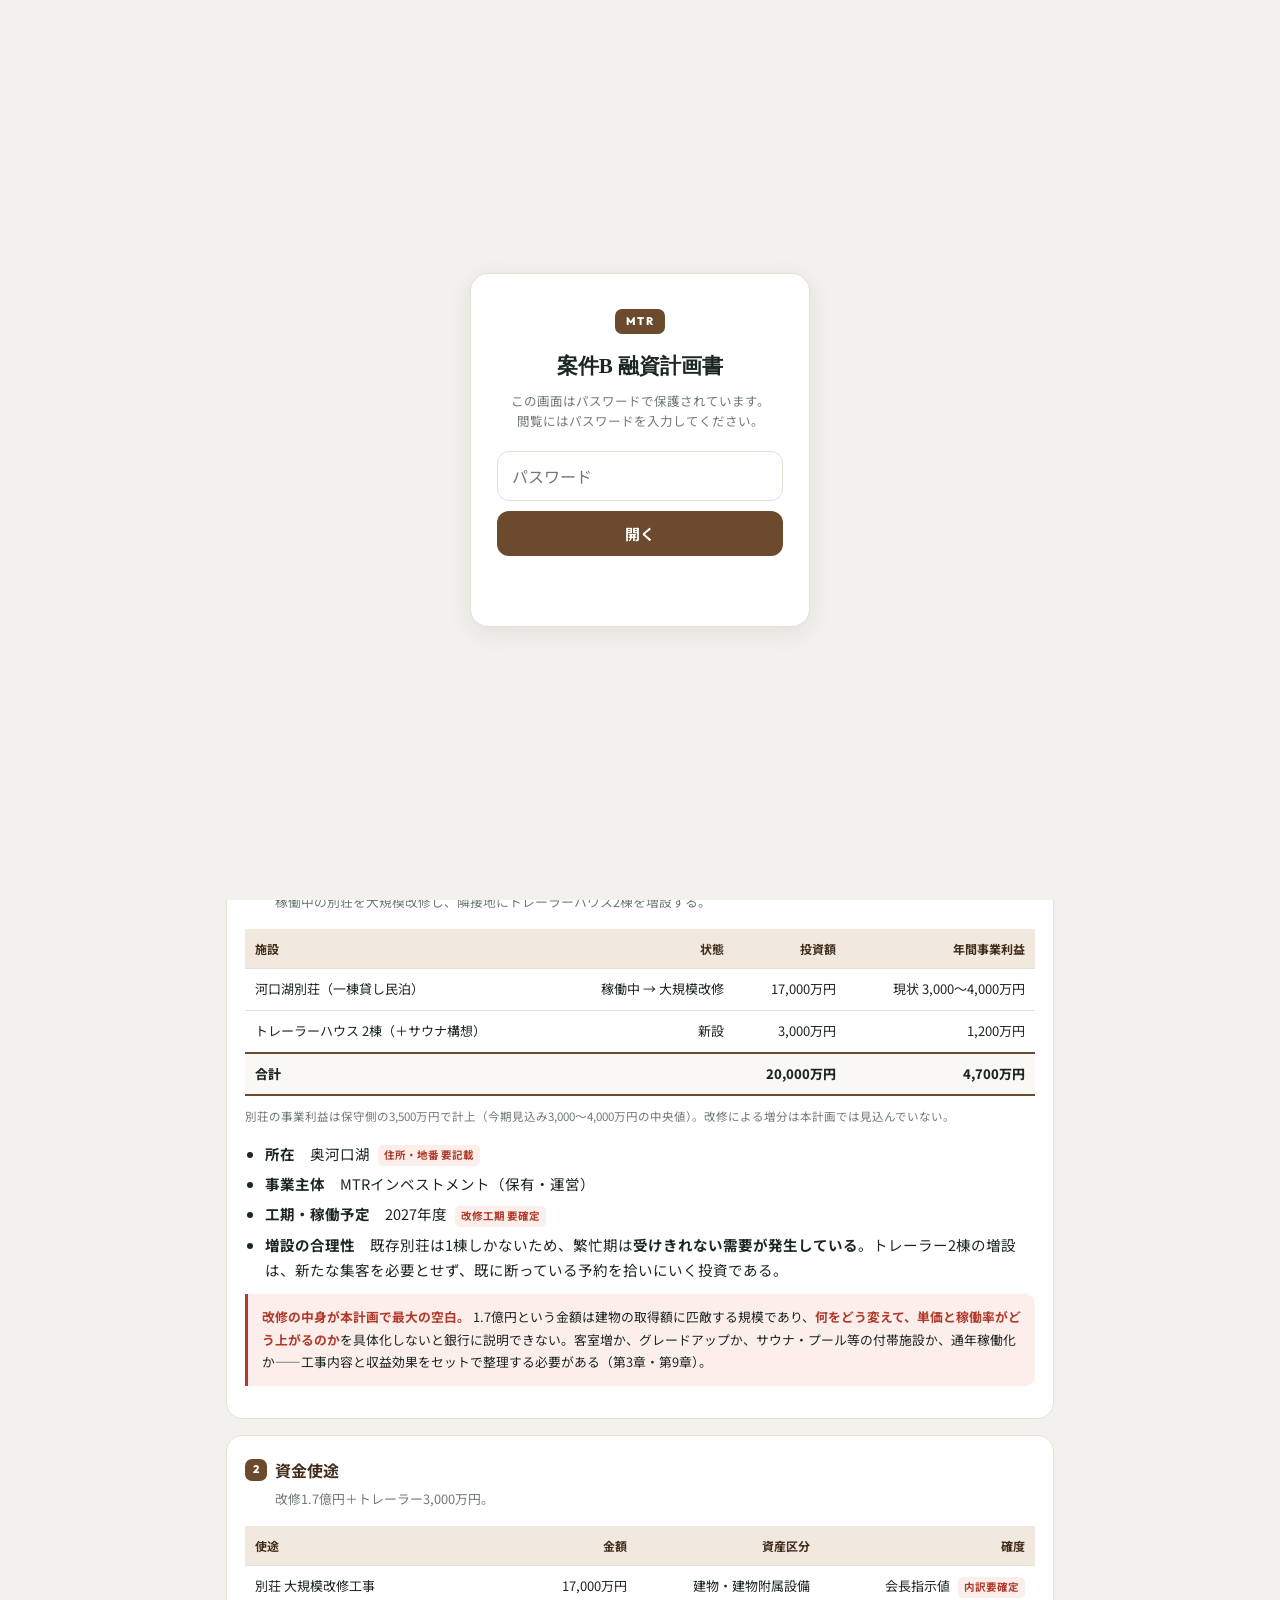
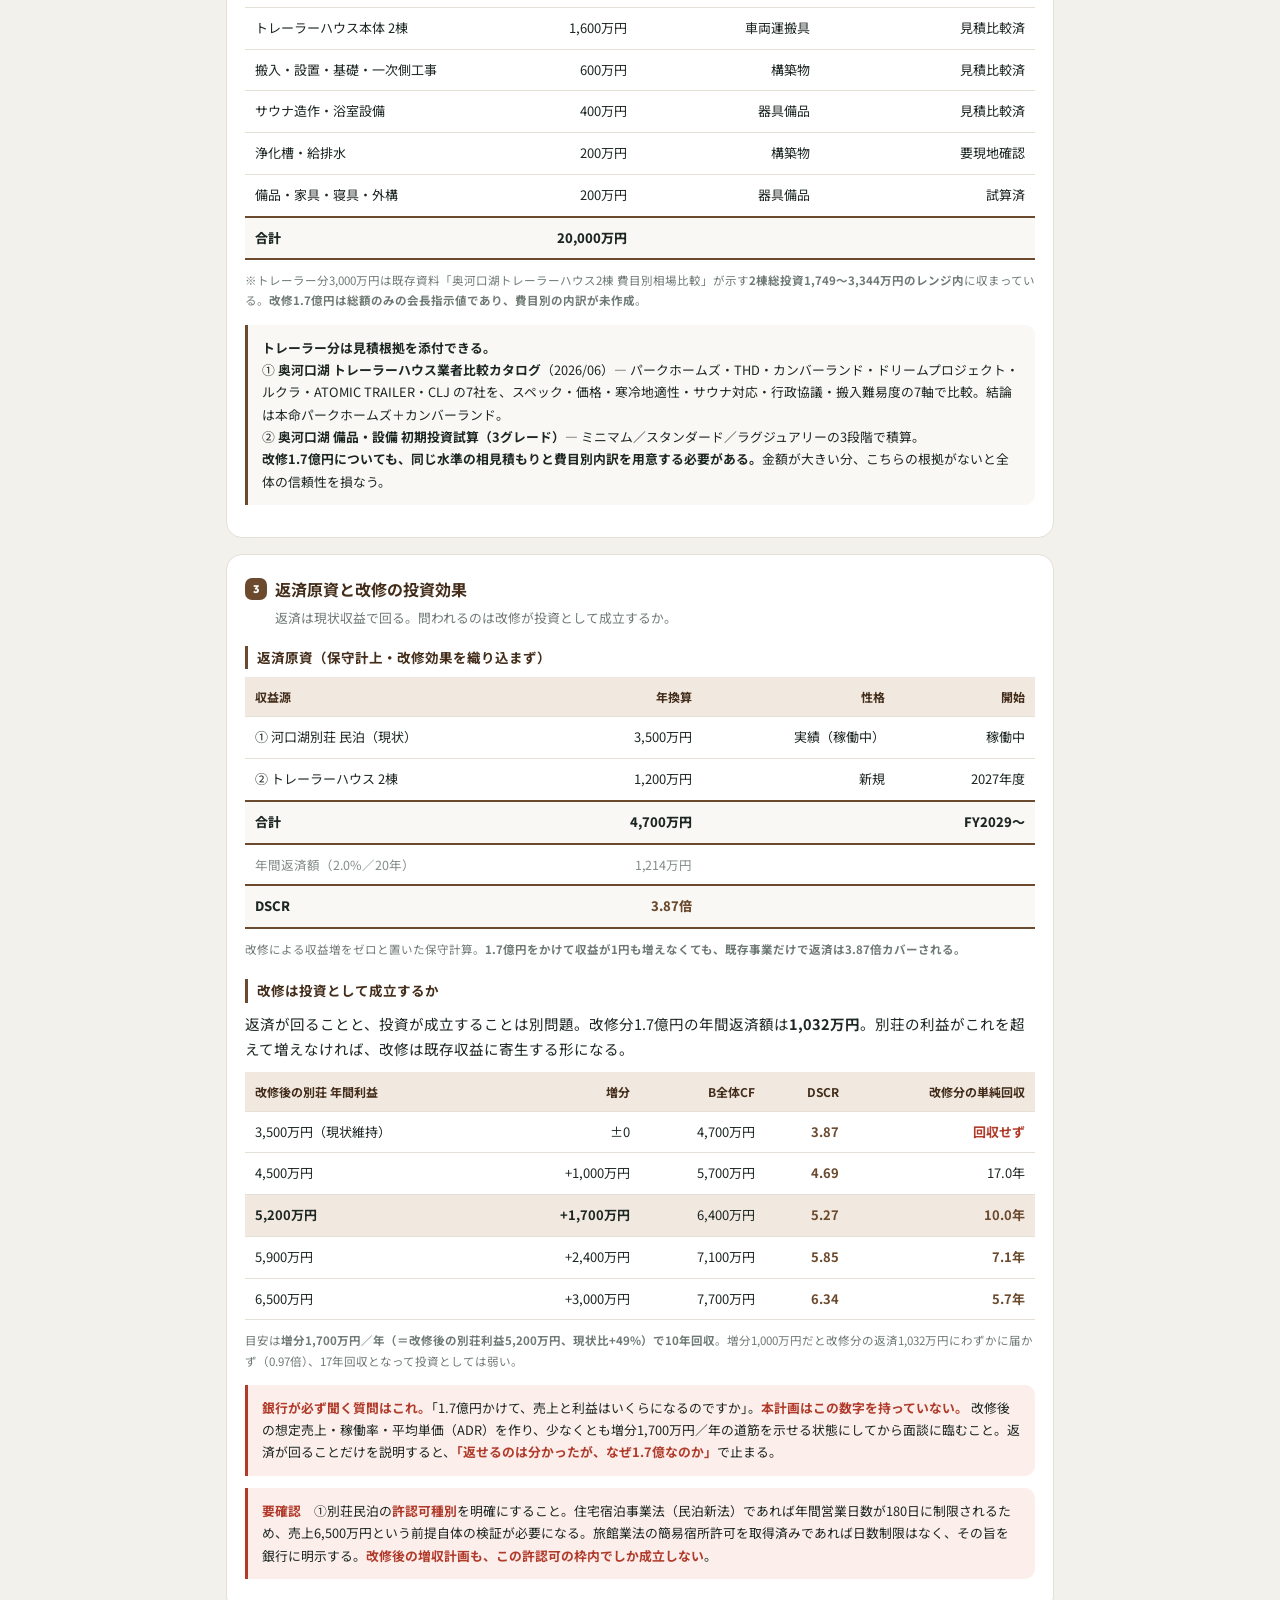
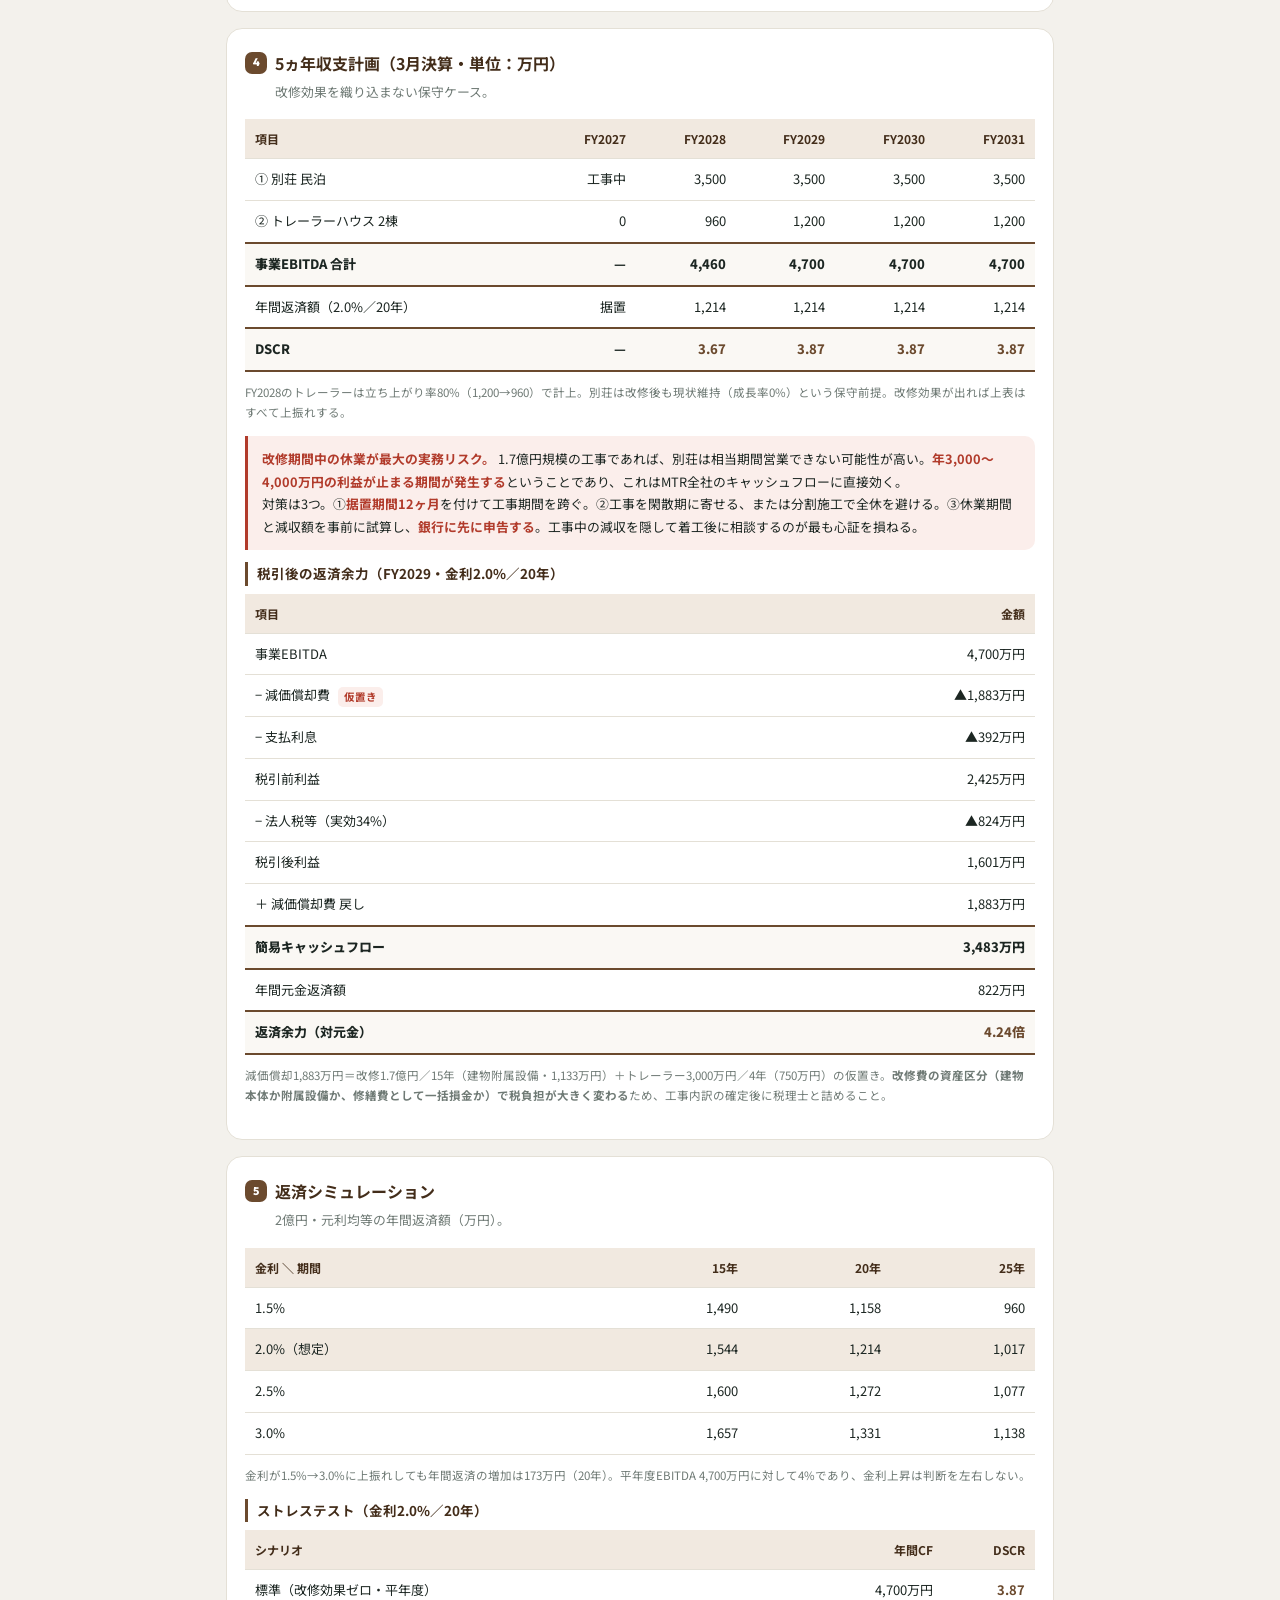
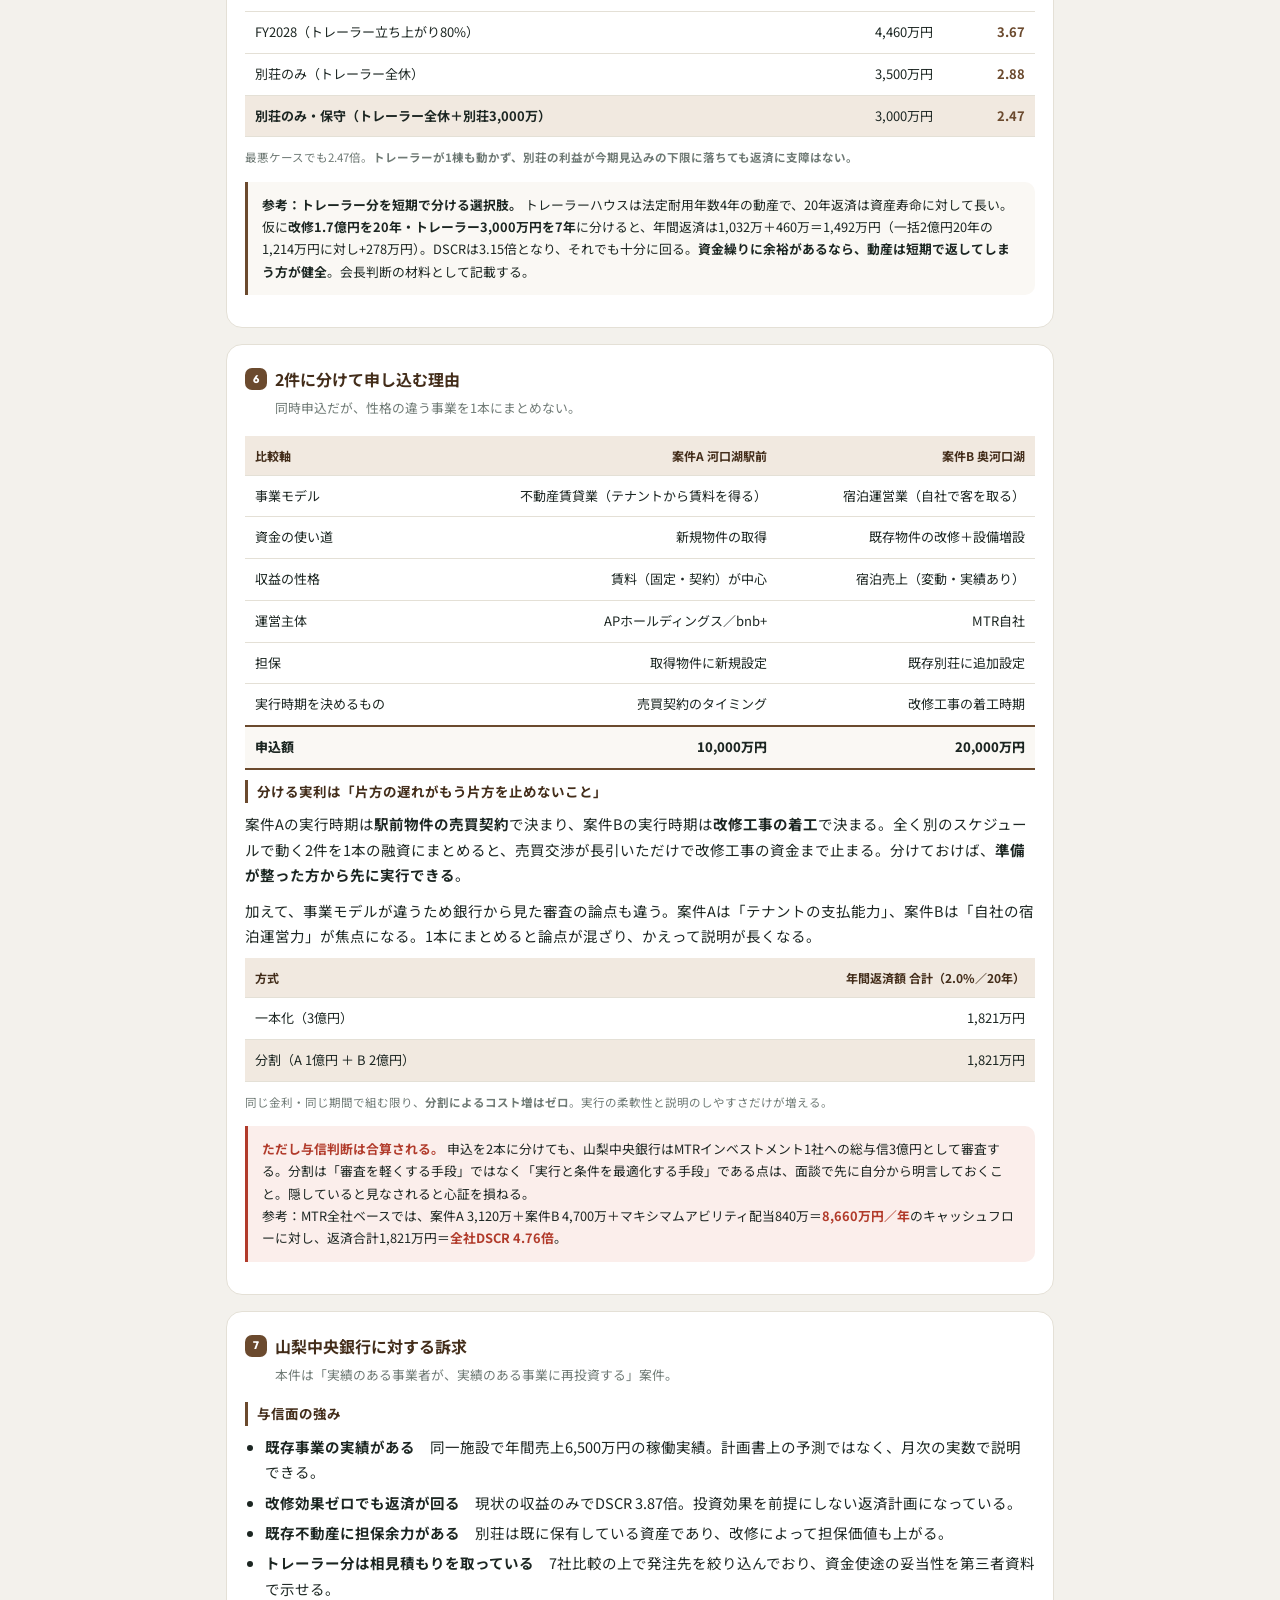
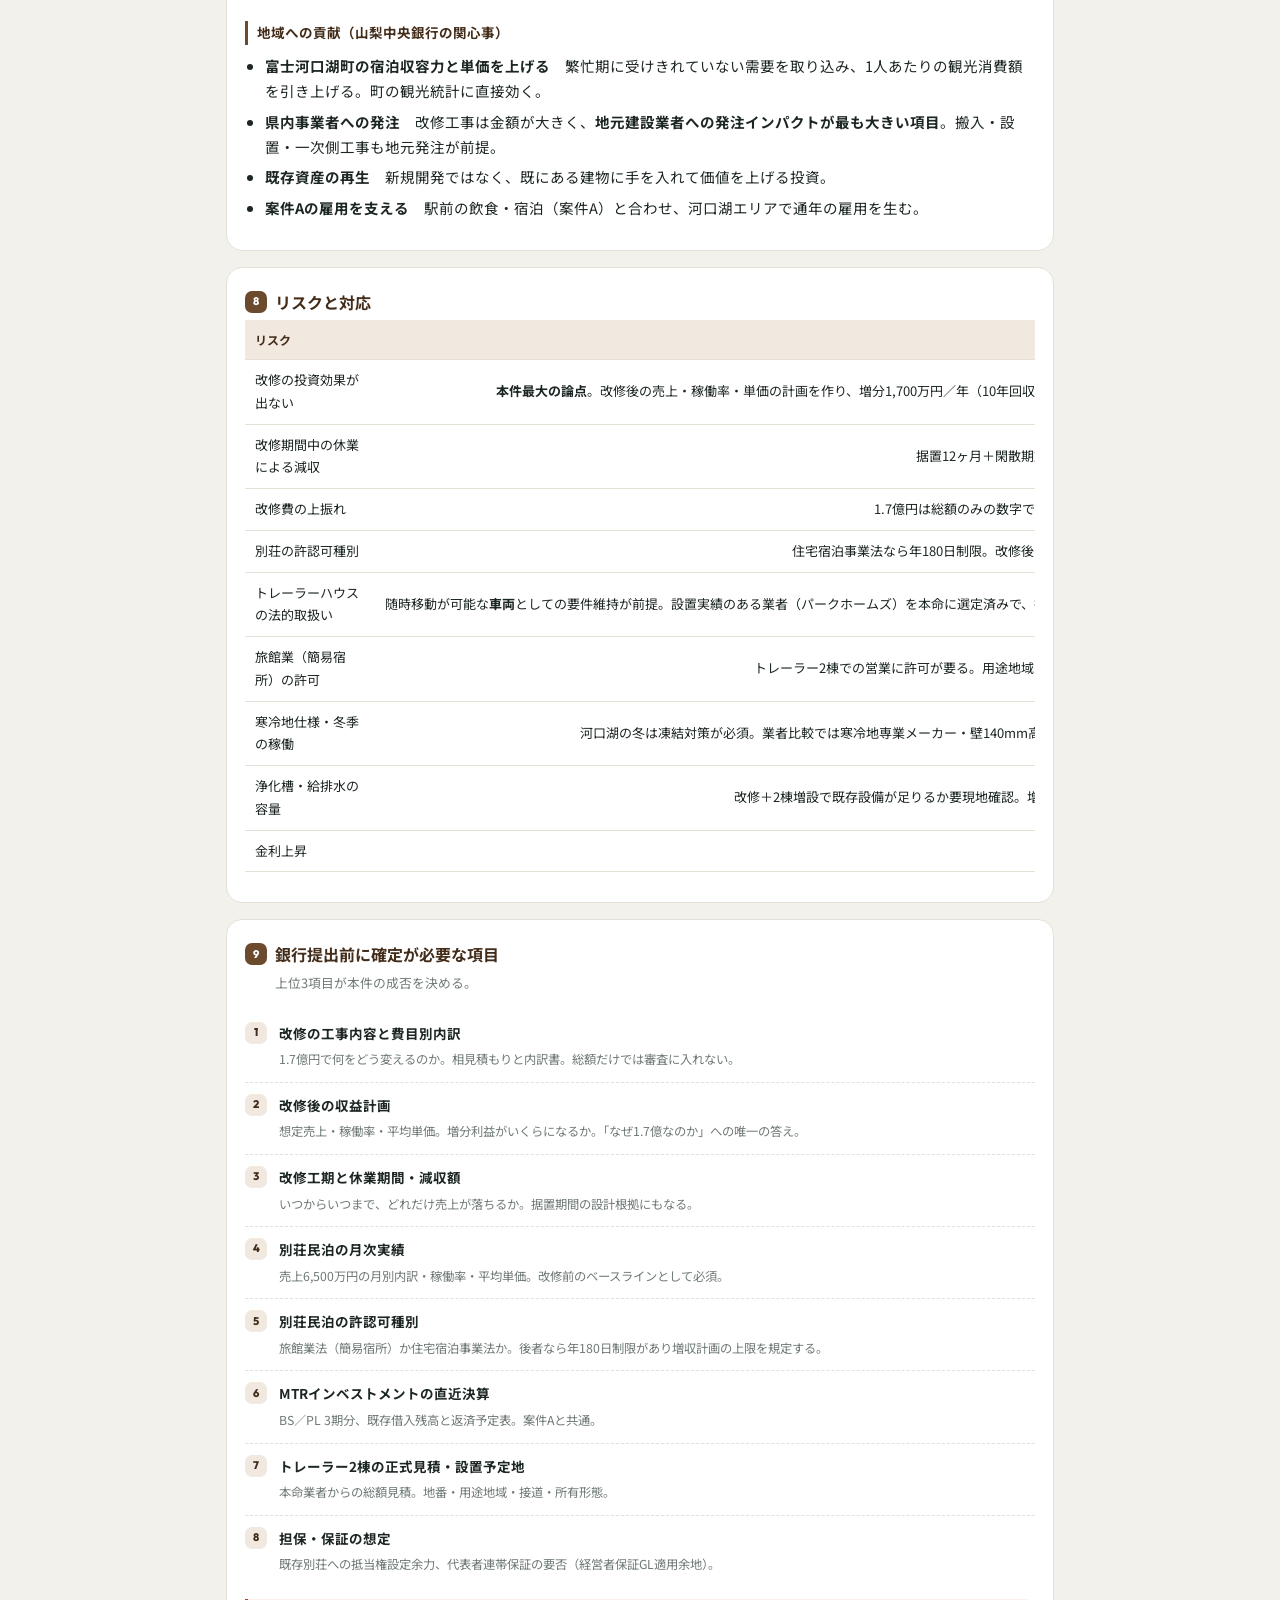
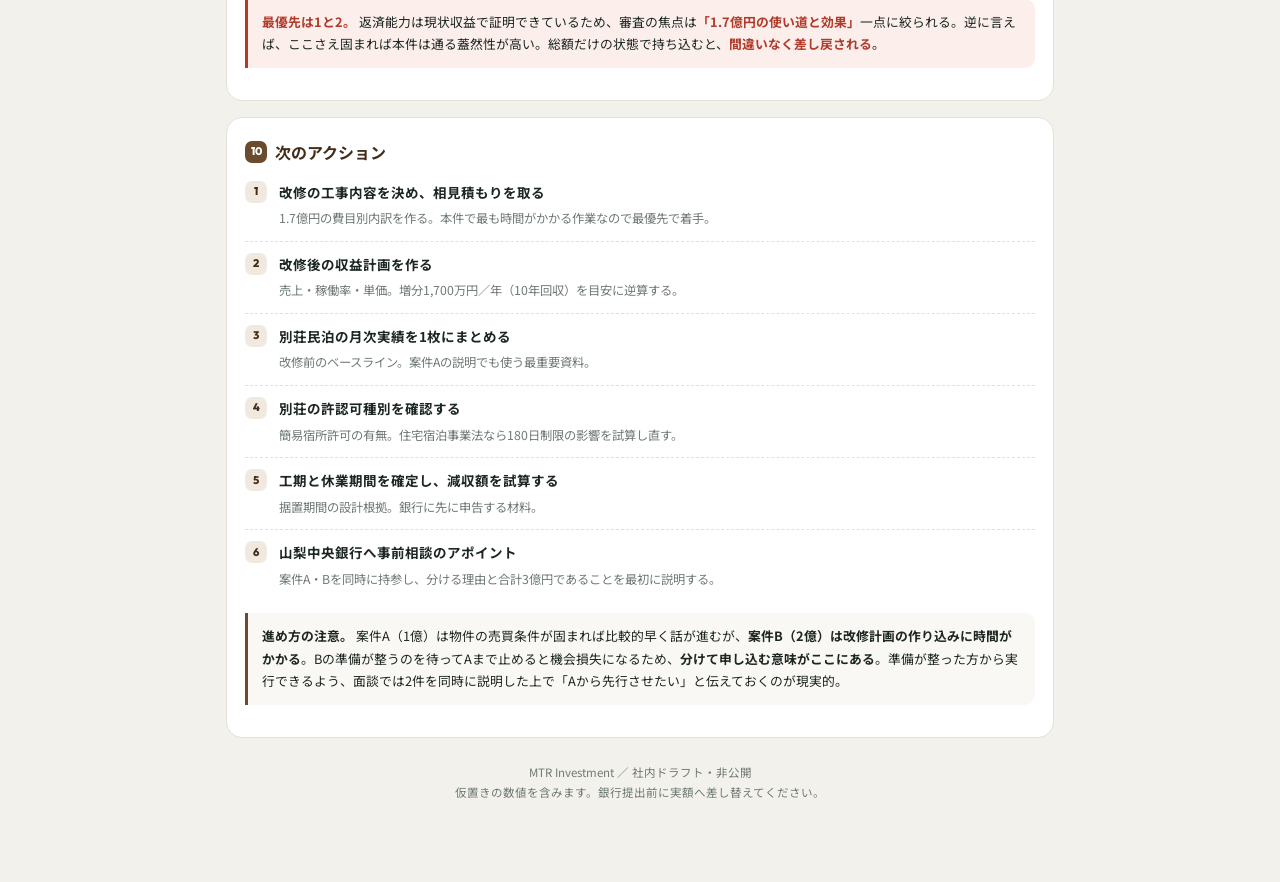
<file: okukawaguchiko-financing-plan.html>
<!DOCTYPE html>
<html lang="ja">
<head>
  <meta charset="UTF-8">
  <meta name="viewport" content="width=device-width, initial-scale=1.0">
  <title>奥河口湖 リゾート民泊プロジェクト 融資計画書 — 株式会社山梨中央銀行 御中（社内ドラフト） — MTR Investment</title>
  <link rel="preconnect" href="https://fonts.googleapis.com">
  <link rel="preconnect" href="https://fonts.gstatic.com" crossorigin>
  <link href="https://fonts.googleapis.com/css2?family=Noto+Sans+JP:wght@400;500;700;900&family=Outfit:wght@400;600;800&display=swap" rel="stylesheet">
  <style>
    :root{
      --accent:#6b4a2e; --accent-soft:#f1e9e0; --accent-dark:#432d1a;
      --bg:#f3f1ec; --card:#ffffff; --border:#e4e0d6;
      --ink:#1c2622; --ink-sub:#6f7a75; --warn:#b13b2b; --warn-soft:#fbeeeb;}

    *{box-sizing:border-box}
    body{margin:0;background:var(--bg);color:var(--ink);
      font-family:'Noto Sans JP',sans-serif;font-size:14.5px;line-height:1.75;
      -webkit-text-size-adjust:100%}
    .wrap{max-width:860px;margin:0 auto;padding:0 16px 80px}
    #pw-gate{position:fixed;inset:0;z-index:500;background:var(--bg);
      display:flex;align-items:center;justify-content:center;padding:24px}
    #pw-gate.unlocked{display:none}
    .pw-box{width:100%;max-width:340px;text-align:center;background:#fff;
      border:1px solid var(--border);border-radius:18px;padding:32px 26px;
      box-shadow:0 6px 24px rgba(40,40,30,.08)}
    .pw-tag{display:inline-block;font-family:'Outfit',sans-serif;font-weight:800;
      font-size:11px;letter-spacing:.14em;color:#fff;background:var(--accent);
      padding:3px 11px;border-radius:7px;margin-bottom:14px}
    .pw-title{font-family:Georgia,"Hiragino Mincho ProN",serif;font-weight:700;
      font-size:21px;margin-bottom:6px}
    .pw-desc{font-size:12.5px;color:var(--ink-sub);margin-bottom:20px;line-height:1.6}
    #pw-form{display:flex;flex-direction:column;gap:10px}
    #pw-input{width:100%;padding:12px 14px;font-size:16px;border:1.5px solid var(--border);
      border-radius:12px;font-family:inherit;outline:none;-webkit-appearance:none}
    #pw-input:focus{border-color:var(--accent);box-shadow:0 0 0 3px rgba(47,93,80,.12)}
    #pw-form button{padding:12px;font-size:15px;font-weight:700;color:#fff;
      background:var(--accent);border:none;border-radius:12px;cursor:pointer;font-family:inherit}
    .pw-error{font-size:12.5px;color:var(--warn);margin-top:12px;min-height:16px}
    header{background:var(--accent);color:#fff;padding:26px 16px 22px;margin-bottom:22px}
    header .inner{max-width:860px;margin:0 auto}
    .site-tag{display:inline-block;font-family:'Outfit',sans-serif;font-weight:800;
      font-size:10.5px;letter-spacing:.14em;background:rgba(255,255,255,.18);
      padding:3px 10px;border-radius:6px;margin-bottom:10px}
    .case-badge{display:inline-block;font-family:'Outfit',sans-serif;font-weight:800;
      font-size:10.5px;letter-spacing:.1em;background:#fff;color:var(--accent);
      padding:3px 10px;border-radius:6px;margin:0 0 10px 6px}
    h1{font-family:Georgia,"Hiragino Mincho ProN",serif;font-size:22px;
      line-height:1.45;margin:0 0 6px;font-weight:700}
    .sub{font-size:12.5px;opacity:.85;margin:0}
    .back{display:inline-block;margin-top:14px;font-size:12.5px;color:#fff;
      text-decoration:none;border-bottom:1px solid rgba(255,255,255,.45);margin-right:14px}
    section{background:var(--card);border:1px solid var(--border);border-radius:16px;
      padding:20px 18px;margin-bottom:16px}
    h2{font-size:16px;margin:0 0 4px;display:flex;align-items:center;gap:8px;
      font-weight:700;color:var(--accent-dark)}
    h2 .no{font-family:'Outfit',sans-serif;font-size:11px;font-weight:800;color:#fff;
      background:var(--accent);width:22px;height:22px;border-radius:7px;
      display:inline-flex;align-items:center;justify-content:center;flex:0 0 auto}
    .lead{font-size:12.8px;color:var(--ink-sub);margin:0 0 16px;padding-left:30px}
    h3{font-size:13.5px;margin:20px 0 8px;color:var(--accent-dark);
      border-left:3px solid var(--accent);padding-left:9px}
    h3:first-of-type{margin-top:4px}
    p{margin:0 0 10px} ul{margin:0 0 10px;padding-left:20px} li{margin-bottom:5px}
    .kpis{display:grid;grid-template-columns:repeat(auto-fit,minmax(150px,1fr));gap:10px;margin:4px 0 16px}
    .kpi{background:var(--accent-soft);border-radius:12px;padding:13px 14px}
    .kpi .k{font-size:11px;color:var(--accent-dark);opacity:.85;font-weight:500}
    .kpi .v{font-family:'Outfit',sans-serif;font-size:21px;font-weight:800;
      color:var(--accent-dark);line-height:1.25;margin-top:2px}
    .kpi .n{font-size:11px;color:var(--ink-sub);margin-top:2px}
    .scroll{overflow-x:auto;-webkit-overflow-scrolling:touch;margin:0 0 10px}
    table{border-collapse:collapse;width:100%;min-width:480px;font-size:13px}
    th,td{border-bottom:1px solid var(--border);padding:9px 10px;text-align:right;white-space:nowrap}
    th{background:var(--accent-soft);color:var(--accent-dark);font-weight:700;font-size:12px}
    th:first-child,td:first-child{text-align:left;white-space:normal;min-width:130px}
    tr.total td{font-weight:800;background:#faf8f4;border-top:2px solid var(--accent);
      border-bottom:2px solid var(--accent)}
    tr.sub td{color:var(--ink-sub)}
    tr.hl td{background:var(--accent-soft)}
    td.good{color:var(--accent);font-weight:700}
    td.bad{color:var(--warn);font-weight:700}
    .hint{font-size:11.5px;color:var(--ink-sub);margin:0 0 14px}
    .note{background:#faf8f4;border-left:3px solid var(--accent);border-radius:0 10px 10px 0;
      padding:12px 14px;font-size:12.8px;margin:12px 0}
    .alert{background:var(--warn-soft);border-left:3px solid var(--warn);border-radius:0 10px 10px 0;
      padding:12px 14px;font-size:12.8px;margin:12px 0}
    .alert b{color:var(--warn)}
    .tbd{display:inline-block;font-size:10.5px;font-weight:700;color:var(--warn);
      background:var(--warn-soft);border-radius:5px;padding:1px 6px;margin-left:5px;vertical-align:middle}
    ol.chk{counter-reset:c;list-style:none;padding:0;margin:0}
    ol.chk li{counter-increment:c;position:relative;padding:11px 0 11px 34px;
      border-bottom:1px dashed var(--border);margin:0}
    ol.chk li:last-child{border-bottom:none}
    ol.chk li::before{content:counter(c);position:absolute;left:0;top:11px;
      width:22px;height:22px;border-radius:7px;background:var(--accent-soft);
      color:var(--accent-dark);font-family:'Outfit',sans-serif;font-weight:800;
      font-size:11px;display:flex;align-items:center;justify-content:center}
    ol.chk b{display:block;font-size:13.5px}
    ol.chk span{font-size:12.3px;color:var(--ink-sub)}
    footer{text-align:center;font-size:11.5px;color:var(--ink-sub);padding:8px 0 0}
    /* 印刷（A4） */
    @page{size:A4;margin:14mm 12mm 16mm}
    @media print{
      body{background:#fff;font-size:10.5pt;line-height:1.65}
      .wrap{max-width:none;padding:0}
      header{margin:-14mm -12mm 8mm;padding:14mm 12mm 8mm;
        -webkit-print-color-adjust:exact;print-color-adjust:exact}
      .back{display:none}
      section{break-inside:avoid;page-break-inside:avoid;box-shadow:none;
        margin-bottom:9px;padding:12px 13px;border-radius:10px}
      h2{font-size:13pt} h3{break-after:avoid;page-break-after:avoid;font-size:10.5pt}
      table{min-width:0;font-size:9pt} th,td{padding:5px 7px}
      .scroll{overflow:visible}
      .kpis{grid-template-columns:repeat(4,1fr)} .kpi .v{font-size:15pt}
      .hint,.note,.alert{font-size:8.8pt}
      ol.chk li{padding:7px 0 7px 30px;break-inside:avoid}
      footer{margin-top:10px} a{text-decoration:none;color:inherit}
    }
    @media(max-width:520px){h1{font-size:19px} section{padding:18px 14px} .lead{padding-left:0}}
  </style>
</head>
<body>
<div id="pw-gate">
  <div class="pw-box">
    <span class="pw-tag">MTR</span>
    <div class="pw-title">案件B 融資計画書</div>
    <p class="pw-desc">この画面はパスワードで保護されています。<br>閲覧にはパスワードを入力してください。</p>
    <form id="pw-form" autocomplete="off">
      <input type="password" id="pw-input" placeholder="パスワード" autocomplete="current-password">
      <button type="submit">開く</button>
    </form>
    <p class="pw-error" id="pw-error"></p>
  </div>
</div>
<script>
(function(){
  const PW_HASH="7854406471c9e10ca1d1fbab1c718507f597c90033cf7f30e4568102c5a03034";
  const KEY="mtr_dash_auth_v1";
  const gate=document.getElementById('pw-gate');
  function unlock(){gate.classList.add('unlocked');}
  async function sha256(s){const b=await crypto.subtle.digest('SHA-256',new TextEncoder().encode(s));
    return Array.from(new Uint8Array(b)).map(x=>x.toString(16).padStart(2,'0')).join('');}
  if(sessionStorage.getItem(KEY)===PW_HASH){unlock();}
  document.getElementById('pw-form').addEventListener('submit',async function(e){
    e.preventDefault();
    const err=document.getElementById('pw-error');
    const v=document.getElementById('pw-input').value;
    try{const h=await sha256(v);
      if(h===PW_HASH){sessionStorage.setItem(KEY,h);unlock();}
      else{err.textContent='パスワードが違います。';document.getElementById('pw-input').value='';}
    }catch(_){err.textContent='この環境では照合できません（https でアクセスしてください）。';}
  });
})();
</script>
<header>
  <div class="inner">
    <span class="site-tag">MTR INVESTMENT</span><span class="case-badge">案件 B</span>
    <h1>奥河口湖 リゾート民泊プロジェクト 融資計画書<br>— 株式会社山梨中央銀行 御中（社内ドラフト）</h1>
    <p class="sub">申込金額 2億円／別荘 大規模改修・トレーラーハウス2棟 増設　※案件Aと合わせて3億円・期間20年</p>
    <a class="back" href="dashboard-mtr-biz2025.html">← MTR 不動産ダッシュボード</a><a class="back" href="kawaguchiko-ekimae-financing-plan.html">案件A 河口湖駅前 →</a>
  </div>
</header>
<div class="wrap">

<section>
  <h2><span class="no">0</span>エグゼクティブサマリー</h2>
  <p class="lead">稼働中の事業への再投資。新規事業ではない。</p>

  <div class="kpis">
    <div class="kpi"><div class="k">申込金額</div><div class="v">2.0億円</div><div class="n">証書貸付・元利均等</div></div>
    <div class="kpi"><div class="k">期間</div><div class="v">20年</div><div class="n">据置12ヶ月</div></div>
    <div class="kpi"><div class="k">年間返済額</div><div class="v">1,214万</div><div class="n">金利2.0%想定</div></div>
    <div class="kpi"><div class="k">DSCR（現状収益）</div><div class="v">3.87倍</div><div class="n">改修効果を織り込まず</div></div>
  </div>

  <h3>この案件の要点（3行）</h3>
  <ul>
    <li><b>既に稼働している事業への投資。</b> 河口湖別荘の民泊は今期（2027年3月期）<b>売上6,500万円・事業利益3,000〜4,000万円</b>の見込み。本件はその別荘を大規模改修し、隣接地にトレーラーハウス2棟を増設するもので、需要も運営体制も検証済みの事業に資金を入れる。</li>
    <li><b>改修効果をゼロと置いても返済は回る。</b> 改修による収益増を一切見込まず、現状の別荘利益3,500万円＋トレーラー1,200万円＝4,700万円で計算しても<b>DSCR 3.87倍</b>。仮に別荘のみ（トレーラー全休）でも2.88倍。返済能力そのものは論点にならない。</li>
    <li><b>本件の焦点は「1.7億円の改修で収益がいくら上がるか」。</b> 返済は現状収益で回るが、改修投資として成立させるには<b>年間1,032万円を超える増分利益</b>が必要（改修分の年間返済額）。10年で回収するなら年1,700万円の増分。<b>この数字が本計画で唯一の空白であり、銀行が最も突いてくる箇所</b>（第3章）。</li>
  </ul>

  <div class="note">
    本件はMTRインベストメントが同時に申し込む2件のうちの<b>案件B</b>。もう1件は<b>案件A：河口湖駅前 複合施設プロジェクト（1億円）</b>で、事業モデルが全く異なるため別建てとしている（詳細は第6章）。<b>2件合計3億円・期間20年</b>。
  </div>
</section>

<section>
  <h2><span class="no">1</span>事業概要</h2>
  <p class="lead">稼働中の別荘を大規模改修し、隣接地にトレーラーハウス2棟を増設する。</p>

  <div class="scroll">
  <table>
    <thead><tr><th>施設</th><th>状態</th><th>投資額</th><th>年間事業利益</th></tr></thead>
    <tbody>
      <tr><td>河口湖別荘（一棟貸し民泊）</td><td>稼働中 → 大規模改修</td><td>17,000万円</td><td>現状 3,000〜4,000万円</td></tr>
      <tr><td>トレーラーハウス 2棟（＋サウナ構想）</td><td>新設</td><td>3,000万円</td><td>1,200万円</td></tr>
      <tr class="total"><td>合計</td><td></td><td>20,000万円</td><td>4,700万円</td></tr>
    </tbody>
  </table>
  </div>
  <p class="hint">別荘の事業利益は保守側の3,500万円で計上（今期見込み3,000〜4,000万円の中央値）。改修による増分は本計画では見込んでいない。</p>

  <ul>
    <li><b>所在</b>　奥河口湖 <span class="tbd">住所・地番 要記載</span></li>
    <li><b>事業主体</b>　MTRインベストメント（保有・運営）</li>
    <li><b>工期・稼働予定</b>　2027年度 <span class="tbd">改修工期 要確定</span></li>
    <li><b>増設の合理性</b>　既存別荘は1棟しかないため、繁忙期は<b>受けきれない需要が発生している</b>。トレーラー2棟の増設は、新たな集客を必要とせず、既に断っている予約を拾いにいく投資である。</li>
  </ul>

  <div class="alert">
    <b>改修の中身が本計画で最大の空白。</b> 1.7億円という金額は建物の取得額に匹敵する規模であり、<b>何をどう変えて、単価と稼働率がどう上がるのか</b>を具体化しないと銀行に説明できない。客室増か、グレードアップか、サウナ・プール等の付帯施設か、通年稼働化か——工事内容と収益効果をセットで整理する必要がある（第3章・第9章）。
  </div>
</section>

<section>
  <h2><span class="no">2</span>資金使途</h2>
  <p class="lead">改修1.7億円＋トレーラー3,000万円。</p>

  <div class="scroll">
  <table>
    <thead><tr><th>使途</th><th>金額</th><th>資産区分</th><th>確度</th></tr></thead>
    <tbody>
      <tr><td>別荘 大規模改修工事</td><td>17,000万円</td><td>建物・建物附属設備</td><td>会長指示値 <span class="tbd">内訳要確定</span></td></tr>
      <tr><td>トレーラーハウス本体 2棟</td><td>1,600万円</td><td>車両運搬具</td><td>見積比較済</td></tr>
      <tr><td>搬入・設置・基礎・一次側工事</td><td>600万円</td><td>構築物</td><td>見積比較済</td></tr>
      <tr><td>サウナ造作・浴室設備</td><td>400万円</td><td>器具備品</td><td>見積比較済</td></tr>
      <tr><td>浄化槽・給排水</td><td>200万円</td><td>構築物</td><td>要現地確認</td></tr>
      <tr><td>備品・家具・寝具・外構</td><td>200万円</td><td>器具備品</td><td>試算済</td></tr>
      <tr class="total"><td>合計</td><td>20,000万円</td><td></td><td></td></tr>
    </tbody>
  </table>
  </div>
  <p class="hint">※トレーラー分3,000万円は既存資料「奥河口湖トレーラーハウス2棟 費目別相場比較」が示す<b>2棟総投資1,749〜3,344万円のレンジ内</b>に収まっている。<b>改修1.7億円は総額のみの会長指示値であり、費目別の内訳が未作成</b>。</p>

  <div class="note">
    <b>トレーラー分は見積根拠を添付できる。</b><br>
    ① <b>奥河口湖 トレーラーハウス業者比較カタログ</b>（2026/06）— パークホームズ・THD・カンバーランド・ドリームプロジェクト・ルクラ・ATOMIC TRAILER・CLJ の7社を、スペック・価格・寒冷地適性・サウナ対応・行政協議・搬入難易度の7軸で比較。結論は本命パークホームズ＋カンバーランド。<br>
    ② <b>奥河口湖 備品・設備 初期投資試算（3グレード）</b>— ミニマム／スタンダード／ラグジュアリーの3段階で積算。<br>
    <b>改修1.7億円についても、同じ水準の相見積もりと費目別内訳を用意する必要がある。</b>金額が大きい分、こちらの根拠がないと全体の信頼性を損なう。
  </div>
</section>

<section>
  <h2><span class="no">3</span>返済原資と改修の投資効果</h2>
  <p class="lead">返済は現状収益で回る。問われるのは改修が投資として成立するか。</p>

  <h3>返済原資（保守計上・改修効果を織り込まず）</h3>
  <div class="scroll">
  <table>
    <thead><tr><th>収益源</th><th>年換算</th><th>性格</th><th>開始</th></tr></thead>
    <tbody>
      <tr><td>① 河口湖別荘 民泊（現状）</td><td>3,500万円</td><td>実績（稼働中）</td><td>稼働中</td></tr>
      <tr><td>② トレーラーハウス 2棟</td><td>1,200万円</td><td>新規</td><td>2027年度</td></tr>
      <tr class="total"><td>合計</td><td>4,700万円</td><td></td><td>FY2029〜</td></tr>
      <tr class="sub"><td>年間返済額（2.0%／20年）</td><td>1,214万円</td><td></td><td></td></tr>
      <tr class="total"><td>DSCR</td><td class="good">3.87倍</td><td></td><td></td></tr>
    </tbody>
  </table>
  </div>
  <p class="hint">改修による収益増をゼロと置いた保守計算。<b>1.7億円をかけて収益が1円も増えなくても、既存事業だけで返済は3.87倍カバーされる。</b></p>

  <h3>改修は投資として成立するか</h3>
  <p>返済が回ることと、投資が成立することは別問題。改修分1.7億円の年間返済額は<b>1,032万円</b>。別荘の利益がこれを超えて増えなければ、改修は既存収益に寄生する形になる。</p>

  <div class="scroll">
  <table>
    <thead><tr><th>改修後の別荘 年間利益</th><th>増分</th><th>B全体CF</th><th>DSCR</th><th>改修分の単純回収</th></tr></thead>
    <tbody>
      <tr><td>3,500万円（現状維持）</td><td>±0</td><td>4,700万円</td><td class="good">3.87</td><td class="bad">回収せず</td></tr>
      <tr><td>4,500万円</td><td>+1,000万円</td><td>5,700万円</td><td class="good">4.69</td><td>17.0年</td></tr>
      <tr class="hl"><td><b>5,200万円</b></td><td><b>+1,700万円</b></td><td>6,400万円</td><td class="good">5.27</td><td class="good">10.0年</td></tr>
      <tr><td>5,900万円</td><td>+2,400万円</td><td>7,100万円</td><td class="good">5.85</td><td class="good">7.1年</td></tr>
      <tr><td>6,500万円</td><td>+3,000万円</td><td>7,700万円</td><td class="good">6.34</td><td class="good">5.7年</td></tr>
    </tbody>
  </table>
  </div>
  <p class="hint">目安は<b>増分1,700万円／年（＝改修後の別荘利益5,200万円、現状比+49%）で10年回収</b>。増分1,000万円だと改修分の返済1,032万円にわずかに届かず（0.97倍）、17年回収となって投資としては弱い。</p>

  <div class="alert">
    <b>銀行が必ず聞く質問はこれ。</b>「1.7億円かけて、売上と利益はいくらになるのですか」。<b>本計画はこの数字を持っていない。</b> 改修後の想定売上・稼働率・平均単価（ADR）を作り、少なくとも増分1,700万円／年の道筋を示せる状態にしてから面談に臨むこと。返済が回ることだけを説明すると、<b>「返せるのは分かったが、なぜ1.7億なのか」</b>で止まる。
  </div>

  <div class="alert">
    <b>要確認</b>　①別荘民泊の<b>許認可種別</b>を明確にすること。住宅宿泊事業法（民泊新法）であれば年間営業日数が180日に制限されるため、売上6,500万円という前提自体の検証が必要になる。旅館業法の簡易宿所許可を取得済みであれば日数制限はなく、その旨を銀行に明示する。<b>改修後の増収計画も、この許認可の枠内でしか成立しない</b>。
  </div>
</section>

<section>
  <h2><span class="no">4</span>5ヵ年収支計画（3月決算・単位：万円）</h2>
  <p class="lead">改修効果を織り込まない保守ケース。</p>

  <div class="scroll">
  <table>
    <thead><tr><th>項目</th><th>FY2027</th><th>FY2028</th><th>FY2029</th><th>FY2030</th><th>FY2031</th></tr></thead>
    <tbody>
      <tr><td>① 別荘 民泊</td><td>工事中</td><td>3,500</td><td>3,500</td><td>3,500</td><td>3,500</td></tr>
      <tr><td>② トレーラーハウス 2棟</td><td>0</td><td>960</td><td>1,200</td><td>1,200</td><td>1,200</td></tr>
      <tr class="total"><td>事業EBITDA 合計</td><td>—</td><td>4,460</td><td>4,700</td><td>4,700</td><td>4,700</td></tr>
      <tr><td>年間返済額（2.0%／20年）</td><td>据置</td><td>1,214</td><td>1,214</td><td>1,214</td><td>1,214</td></tr>
      <tr class="total"><td>DSCR</td><td>—</td><td class="good">3.67</td><td class="good">3.87</td><td class="good">3.87</td><td class="good">3.87</td></tr>
    </tbody>
  </table>
  </div>
  <p class="hint">FY2028のトレーラーは立ち上がり率80%（1,200→960）で計上。別荘は改修後も現状維持（成長率0%）という保守前提。改修効果が出れば上表はすべて上振れする。</p>

  <div class="alert">
    <b>改修期間中の休業が最大の実務リスク。</b> 1.7億円規模の工事であれば、別荘は相当期間営業できない可能性が高い。<b>年3,000〜4,000万円の利益が止まる期間が発生する</b>ということであり、これはMTR全社のキャッシュフローに直接効く。<br>
    対策は3つ。①<b>据置期間12ヶ月</b>を付けて工事期間を跨ぐ。②工事を閑散期に寄せる、または分割施工で全休を避ける。③休業期間と減収額を事前に試算し、<b>銀行に先に申告する</b>。工事中の減収を隠して着工後に相談するのが最も心証を損ねる。
  </div>

  <h3>税引後の返済余力（FY2029・金利2.0%／20年）</h3>
  <div class="scroll">
  <table>
    <thead><tr><th>項目</th><th>金額</th></tr></thead>
    <tbody>
      <tr><td>事業EBITDA</td><td>4,700万円</td></tr>
      <tr><td>− 減価償却費 <span class="tbd">仮置き</span></td><td>▲1,883万円</td></tr>
      <tr><td>− 支払利息</td><td>▲392万円</td></tr>
      <tr><td>税引前利益</td><td>2,425万円</td></tr>
      <tr><td>− 法人税等（実効34%）</td><td>▲824万円</td></tr>
      <tr><td>税引後利益</td><td>1,601万円</td></tr>
      <tr><td>＋ 減価償却費 戻し</td><td>1,883万円</td></tr>
      <tr class="total"><td>簡易キャッシュフロー</td><td>3,483万円</td></tr>
      <tr><td>年間元金返済額</td><td>822万円</td></tr>
      <tr class="total"><td>返済余力（対元金）</td><td class="good">4.24倍</td></tr>
    </tbody>
  </table>
  </div>
  <p class="hint">減価償却1,883万円＝改修1.7億円／15年（建物附属設備・1,133万円）＋トレーラー3,000万円／4年（750万円）の仮置き。<b>改修費の資産区分（建物本体か附属設備か、修繕費として一括損金か）で税負担が大きく変わる</b>ため、工事内訳の確定後に税理士と詰めること。</p>
</section>

<section>
  <h2><span class="no">5</span>返済シミュレーション</h2>
  <p class="lead">2億円・元利均等の年間返済額（万円）。</p>

  <div class="scroll">
  <table>
    <thead><tr><th>金利 ＼ 期間</th><th>15年</th><th>20年</th><th>25年</th></tr></thead>
    <tbody>
      <tr><td>1.5%</td><td>1,490</td><td>1,158</td><td>960</td></tr>
      <tr class="hl"><td>2.0%（想定）</td><td>1,544</td><td>1,214</td><td>1,017</td></tr>
      <tr><td>2.5%</td><td>1,600</td><td>1,272</td><td>1,077</td></tr>
      <tr><td>3.0%</td><td>1,657</td><td>1,331</td><td>1,138</td></tr>
    </tbody>
  </table>
  </div>
  <p class="hint">金利が1.5%→3.0%に上振れしても年間返済の増加は173万円（20年）。平年度EBITDA 4,700万円に対して4%であり、金利上昇は判断を左右しない。</p>

  <h3>ストレステスト（金利2.0%／20年）</h3>
  <div class="scroll">
  <table>
    <thead><tr><th>シナリオ</th><th>年間CF</th><th>DSCR</th></tr></thead>
    <tbody>
      <tr><td>標準（改修効果ゼロ・平年度）</td><td>4,700万円</td><td class="good">3.87</td></tr>
      <tr><td>FY2028（トレーラー立ち上がり80%）</td><td>4,460万円</td><td class="good">3.67</td></tr>
      <tr><td>別荘のみ（トレーラー全休）</td><td>3,500万円</td><td class="good">2.88</td></tr>
      <tr class="hl"><td><b>別荘のみ・保守（トレーラー全休＋別荘3,000万）</b></td><td>3,000万円</td><td class="good">2.47</td></tr>
    </tbody>
  </table>
  </div>
  <p class="hint">最悪ケースでも2.47倍。<b>トレーラーが1棟も動かず、別荘の利益が今期見込みの下限に落ちても返済に支障はない。</b></p>

  <div class="note">
    <b>参考：トレーラー分を短期で分ける選択肢。</b> トレーラーハウスは法定耐用年数4年の動産で、20年返済は資産寿命に対して長い。仮に<b>改修1.7億円を20年・トレーラー3,000万円を7年</b>に分けると、年間返済は1,032万＋460万＝1,492万円（一括2億円20年の1,214万円に対し+278万円）。DSCRは3.15倍となり、それでも十分に回る。<b>資金繰りに余裕があるなら、動産は短期で返してしまう方が健全</b>。会長判断の材料として記載する。
  </div>
</section>

<section>
  <h2><span class="no">6</span>2件に分けて申し込む理由</h2>
  <p class="lead">同時申込だが、性格の違う事業を1本にまとめない。</p>

  <div class="scroll">
  <table>
    <thead><tr><th>比較軸</th><th>案件A 河口湖駅前</th><th>案件B 奥河口湖</th></tr></thead>
    <tbody>
      <tr><td>事業モデル</td><td>不動産賃貸業（テナントから賃料を得る）</td><td>宿泊運営業（自社で客を取る）</td></tr>
      <tr><td>資金の使い道</td><td>新規物件の取得</td><td>既存物件の改修＋設備増設</td></tr>
      <tr><td>収益の性格</td><td>賃料（固定・契約）が中心</td><td>宿泊売上（変動・実績あり）</td></tr>
      <tr><td>運営主体</td><td>APホールディングス／bnb+</td><td>MTR自社</td></tr>
      <tr><td>担保</td><td>取得物件に新規設定</td><td>既存別荘に追加設定</td></tr>
      <tr><td>実行時期を決めるもの</td><td>売買契約のタイミング</td><td>改修工事の着工時期</td></tr>
      <tr class="total"><td>申込額</td><td>10,000万円</td><td>20,000万円</td></tr>
    </tbody>
  </table>
  </div>

  <h3>分ける実利は「片方の遅れがもう片方を止めないこと」</h3>
  <p>案件Aの実行時期は<b>駅前物件の売買契約</b>で決まり、案件Bの実行時期は<b>改修工事の着工</b>で決まる。全く別のスケジュールで動く2件を1本の融資にまとめると、売買交渉が長引いただけで改修工事の資金まで止まる。分けておけば、<b>準備が整った方から先に実行できる</b>。</p>
  <p>加えて、事業モデルが違うため銀行から見た審査の論点も違う。案件Aは「テナントの支払能力」、案件Bは「自社の宿泊運営力」が焦点になる。1本にまとめると論点が混ざり、かえって説明が長くなる。</p>

  <div class="scroll">
  <table>
    <thead><tr><th>方式</th><th>年間返済額 合計（2.0%／20年）</th></tr></thead>
    <tbody>
      <tr><td>一本化（3億円）</td><td>1,821万円</td></tr>
      <tr class="hl"><td>分割（A 1億円 ＋ B 2億円）</td><td>1,821万円</td></tr>
    </tbody>
  </table>
  </div>
  <p class="hint">同じ金利・同じ期間で組む限り、<b>分割によるコスト増はゼロ</b>。実行の柔軟性と説明のしやすさだけが増える。</p>

  <div class="alert">
    <b>ただし与信判断は合算される。</b> 申込を2本に分けても、山梨中央銀行はMTRインベストメント1社への総与信3億円として審査する。分割は「審査を軽くする手段」ではなく「実行と条件を最適化する手段」である点は、面談で先に自分から明言しておくこと。隠していると見なされると心証を損ねる。<br>
    参考：MTR全社ベースでは、案件A 3,120万＋案件B 4,700万＋マキシマムアビリティ配当840万＝<b>8,660万円／年</b>のキャッシュフローに対し、返済合計1,821万円＝<b>全社DSCR 4.76倍</b>。
  </div>
</section>

<section>
  <h2><span class="no">7</span>山梨中央銀行に対する訴求</h2>
  <p class="lead">本件は「実績のある事業者が、実績のある事業に再投資する」案件。</p>

  <h3>与信面の強み</h3>
  <ul>
    <li><b>既存事業の実績がある</b>　同一施設で年間売上6,500万円の稼働実績。計画書上の予測ではなく、月次の実数で説明できる。</li>
    <li><b>改修効果ゼロでも返済が回る</b>　現状の収益のみでDSCR 3.87倍。投資効果を前提にしない返済計画になっている。</li>
    <li><b>既存不動産に担保余力がある</b>　別荘は既に保有している資産であり、改修によって担保価値も上がる。</li>
    <li><b>トレーラー分は相見積もりを取っている</b>　7社比較の上で発注先を絞り込んでおり、資金使途の妥当性を第三者資料で示せる。</li>
  </ul>

  <h3>地域への貢献（山梨中央銀行の関心事）</h3>
  <ul>
    <li><b>富士河口湖町の宿泊収容力と単価を上げる</b>　繁忙期に受けきれていない需要を取り込み、1人あたりの観光消費額を引き上げる。町の観光統計に直接効く。</li>
    <li><b>県内事業者への発注</b>　改修工事は金額が大きく、<b>地元建設業者への発注インパクトが最も大きい項目</b>。搬入・設置・一次側工事も地元発注が前提。</li>
    <li><b>既存資産の再生</b>　新規開発ではなく、既にある建物に手を入れて価値を上げる投資。</li>
    <li><b>案件Aの雇用を支える</b>　駅前の飲食・宿泊（案件A）と合わせ、河口湖エリアで通年の雇用を生む。</li>
  </ul>
</section>

<section>
  <h2><span class="no">8</span>リスクと対応</h2>
  <div class="scroll">
  <table>
    <thead><tr><th>リスク</th><th>対応</th></tr></thead>
    <tbody>
      <tr><td>改修の投資効果が出ない</td><td><b>本件最大の論点</b>。改修後の売上・稼働率・単価の計画を作り、増分1,700万円／年（10年回収）の道筋を示す。返済自体は現状収益で回るため、資金繰り上の危険はない。</td></tr>
      <tr><td>改修期間中の休業による減収</td><td>据置12ヶ月＋閑散期施工または分割施工。休業期間と減収額を事前試算し、銀行に先に申告する。</td></tr>
      <tr><td>改修費の上振れ</td><td>1.7億円は総額のみの数字で費目別内訳が未作成。相見積もりを取り、予備費を含めた上限を確定させる。</td></tr>
      <tr><td>別荘の許認可種別</td><td>住宅宿泊事業法なら年180日制限。改修後の増収計画がその枠内で成立するかを検証。簡易宿所許可があれば明示する。</td></tr>
      <tr><td>トレーラーハウスの法的取扱い</td><td>随時移動が可能な<b>車両</b>としての要件維持が前提。設置実績のある業者（パークホームズ）を本命に選定済みで、行政協議を同伴で進める。要件を外れると建築物扱いとなり建築確認が必要。</td></tr>
      <tr><td>旅館業（簡易宿所）の許可</td><td>トレーラー2棟での営業に許可が要る。用途地域・接道・給排水・消防を事前確認。既存別荘で手続き経験があることが強み。</td></tr>
      <tr><td>寒冷地仕様・冬季の稼働</td><td>河口湖の冬は凍結対策が必須。業者比較では寒冷地専業メーカー・壁140mm高断熱仕様まで検討済み。冬季稼働の可否が年間1,200万円の前提に直結する。</td></tr>
      <tr><td>浄化槽・給排水の容量</td><td>改修＋2棟増設で既存設備が足りるか要現地確認。増設が必要なら費用が上振れする（他案件で同種の論点が発生した実績あり）。</td></tr>
      <tr><td>金利上昇</td><td>3.0%まで上振れしても年間負担増173万円。影響は限定的。</td></tr>
    </tbody>
  </table>
  </div>
</section>

<section>
  <h2><span class="no">9</span>銀行提出前に確定が必要な項目</h2>
  <p class="lead">上位3項目が本件の成否を決める。</p>
  <ol class="chk">
    <li><b>改修の工事内容と費目別内訳</b><span>1.7億円で何をどう変えるのか。相見積もりと内訳書。総額だけでは審査に入れない。</span></li>
    <li><b>改修後の収益計画</b><span>想定売上・稼働率・平均単価。増分利益がいくらになるか。「なぜ1.7億なのか」への唯一の答え。</span></li>
    <li><b>改修工期と休業期間・減収額</b><span>いつからいつまで、どれだけ売上が落ちるか。据置期間の設計根拠にもなる。</span></li>
    <li><b>別荘民泊の月次実績</b><span>売上6,500万円の月別内訳・稼働率・平均単価。改修前のベースラインとして必須。</span></li>
    <li><b>別荘民泊の許認可種別</b><span>旅館業法（簡易宿所）か住宅宿泊事業法か。後者なら年180日制限があり増収計画の上限を規定する。</span></li>
    <li><b>MTRインベストメントの直近決算</b><span>BS／PL 3期分、既存借入残高と返済予定表。案件Aと共通。</span></li>
    <li><b>トレーラー2棟の正式見積・設置予定地</b><span>本命業者からの総額見積。地番・用途地域・接道・所有形態。</span></li>
    <li><b>担保・保証の想定</b><span>既存別荘への抵当権設定余力、代表者連帯保証の要否（経営者保証GL適用余地）。</span></li>
  </ol>
  <div class="alert">
    <b>最優先は1と2。</b> 返済能力は現状収益で証明できているため、審査の焦点は<b>「1.7億円の使い道と効果」</b>一点に絞られる。逆に言えば、ここさえ固まれば本件は通る蓋然性が高い。総額だけの状態で持ち込むと、<b>間違いなく差し戻される</b>。
  </div>
</section>

<section>
  <h2><span class="no">10</span>次のアクション</h2>
  <ol class="chk">
    <li><b>改修の工事内容を決め、相見積もりを取る</b><span>1.7億円の費目別内訳を作る。本件で最も時間がかかる作業なので最優先で着手。</span></li>
    <li><b>改修後の収益計画を作る</b><span>売上・稼働率・単価。増分1,700万円／年（10年回収）を目安に逆算する。</span></li>
    <li><b>別荘民泊の月次実績を1枚にまとめる</b><span>改修前のベースライン。案件Aの説明でも使う最重要資料。</span></li>
    <li><b>別荘の許認可種別を確認する</b><span>簡易宿所許可の有無。住宅宿泊事業法なら180日制限の影響を試算し直す。</span></li>
    <li><b>工期と休業期間を確定し、減収額を試算する</b><span>据置期間の設計根拠。銀行に先に申告する材料。</span></li>
    <li><b>山梨中央銀行へ事前相談のアポイント</b><span>案件A・Bを同時に持参し、分ける理由と合計3億円であることを最初に説明する。</span></li>
  </ol>
  <div class="note">
    <b>進め方の注意。</b> 案件A（1億）は物件の売買条件が固まれば比較的早く話が進むが、<b>案件B（2億）は改修計画の作り込みに時間がかかる</b>。Bの準備が整うのを待ってAまで止めると機会損失になるため、<b>分けて申し込む意味がここにある</b>。準備が整った方から実行できるよう、面談では2件を同時に説明した上で「Aから先行させたい」と伝えておくのが現実的。
  </div>
</section>

<footer>
  MTR Investment ／ 社内ドラフト・非公開<br>
  仮置きの数値を含みます。銀行提出前に実額へ差し替えてください。
</footer>
</div>
</body>
</html>
</file>
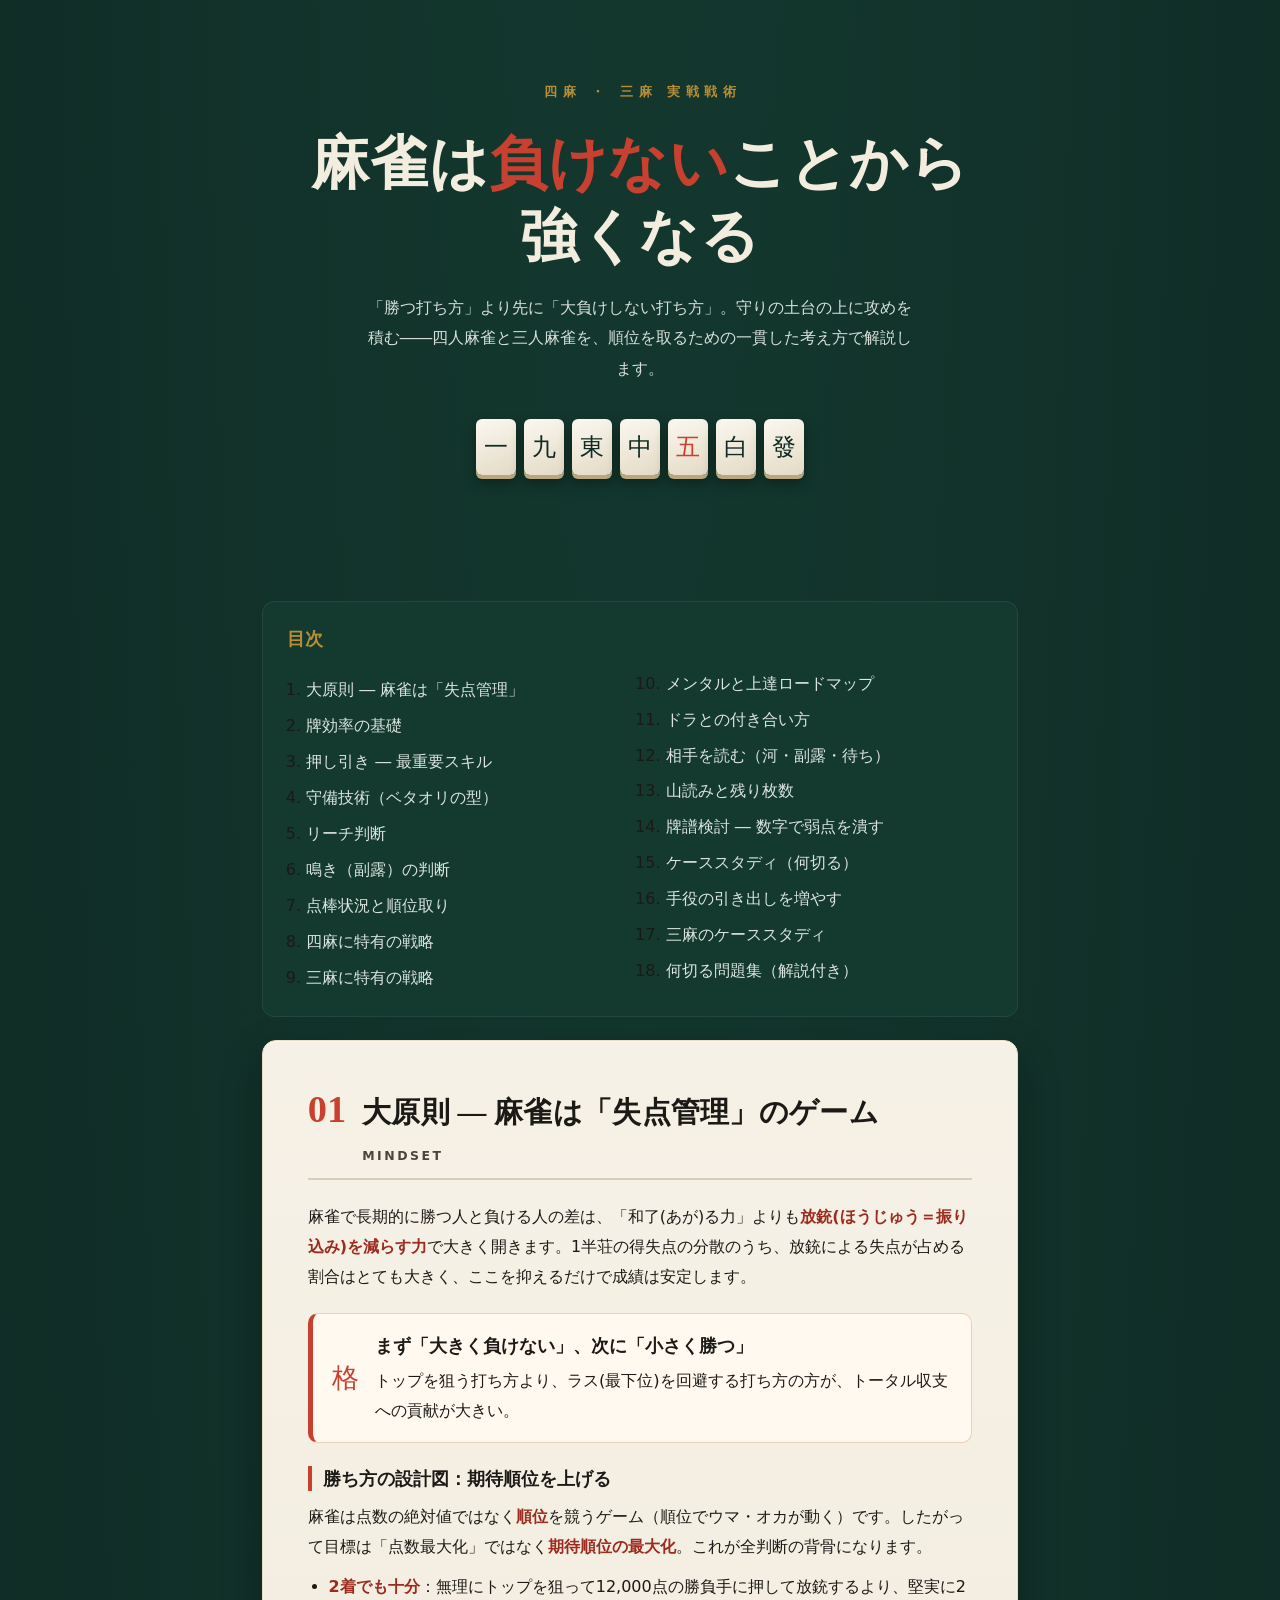
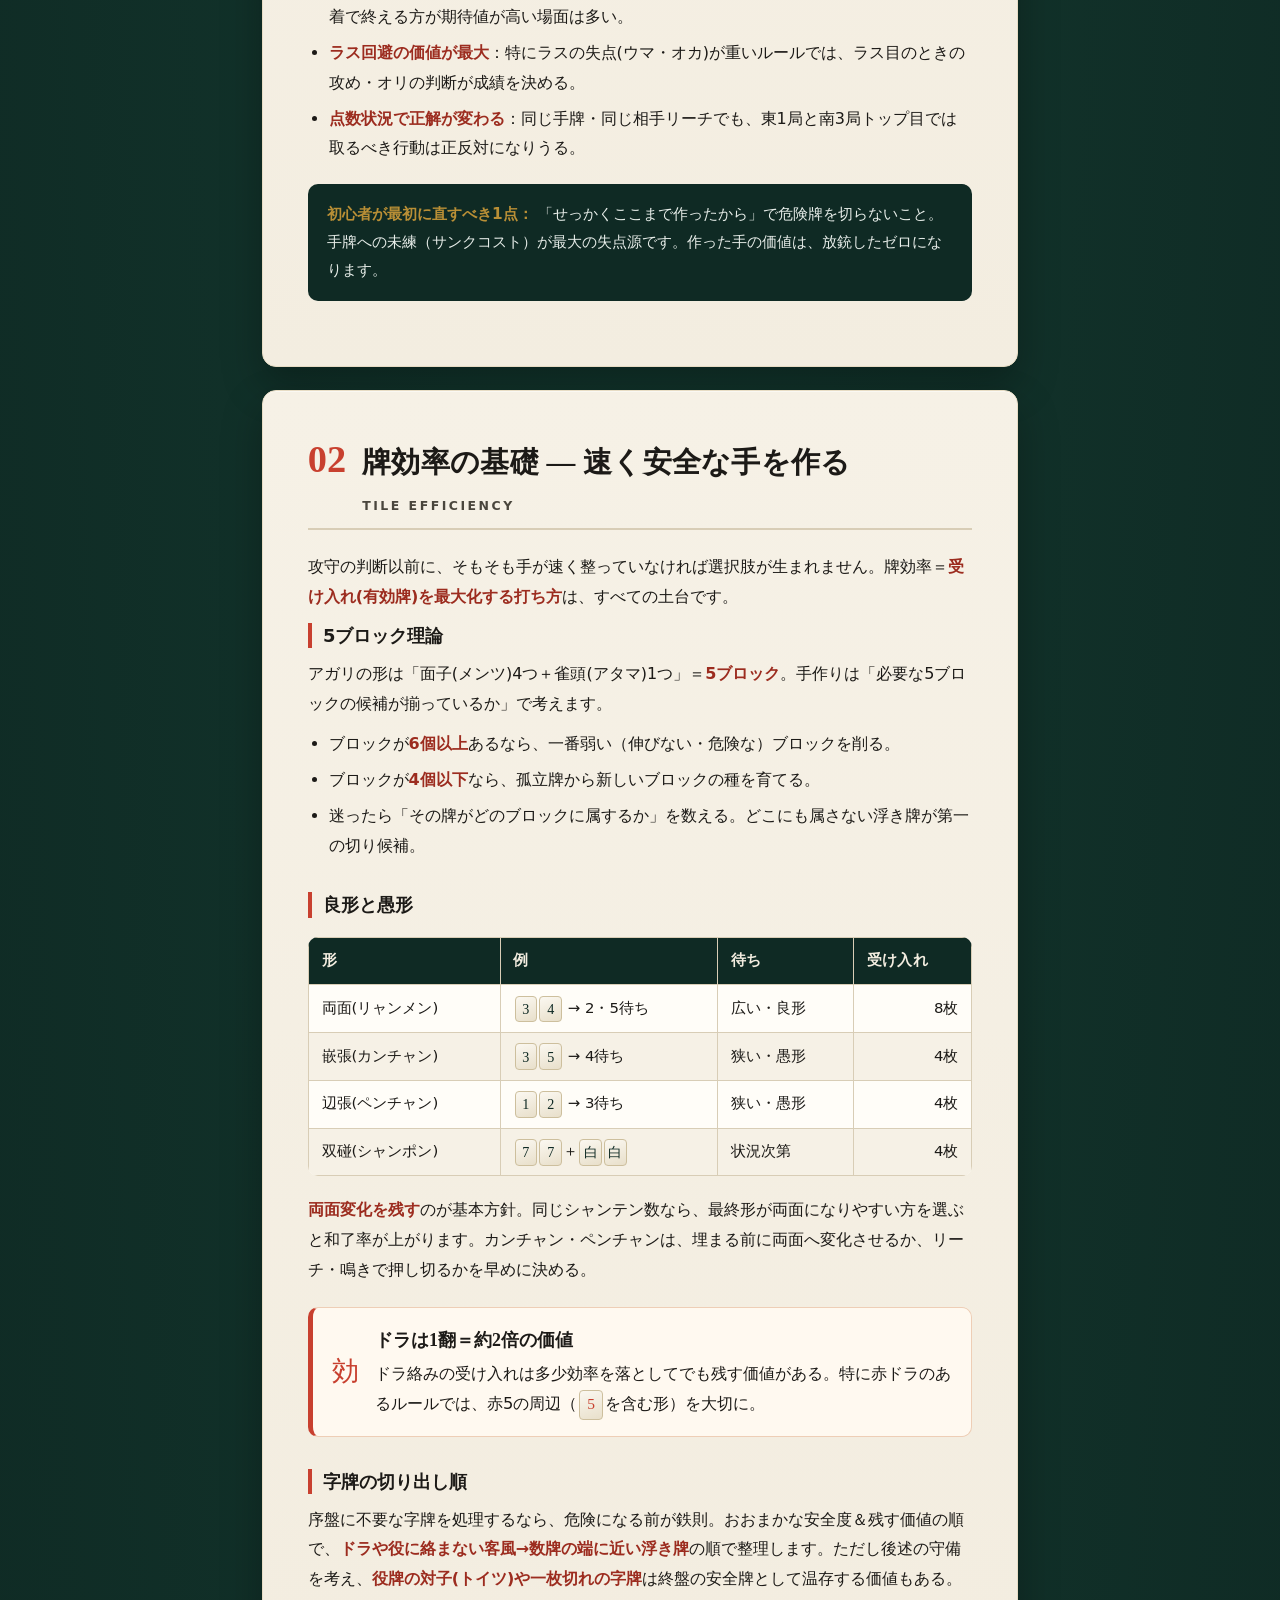
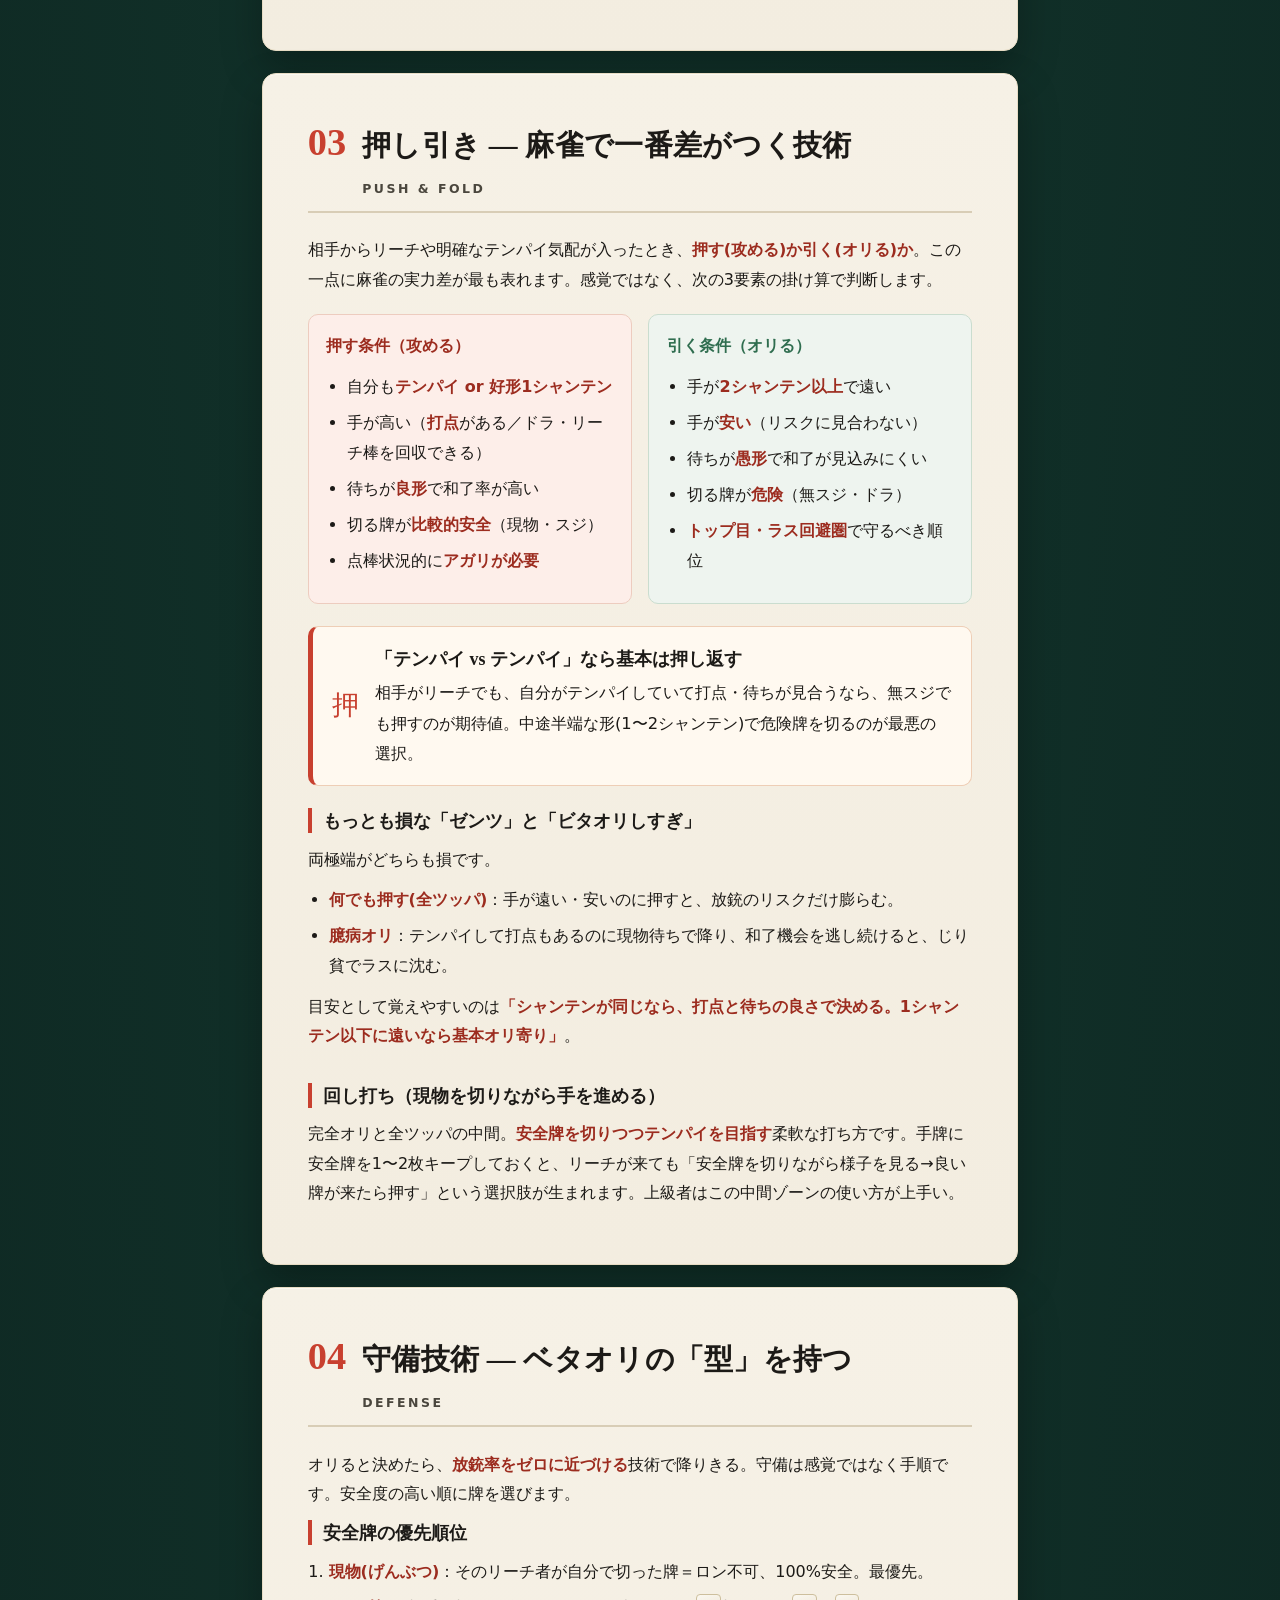
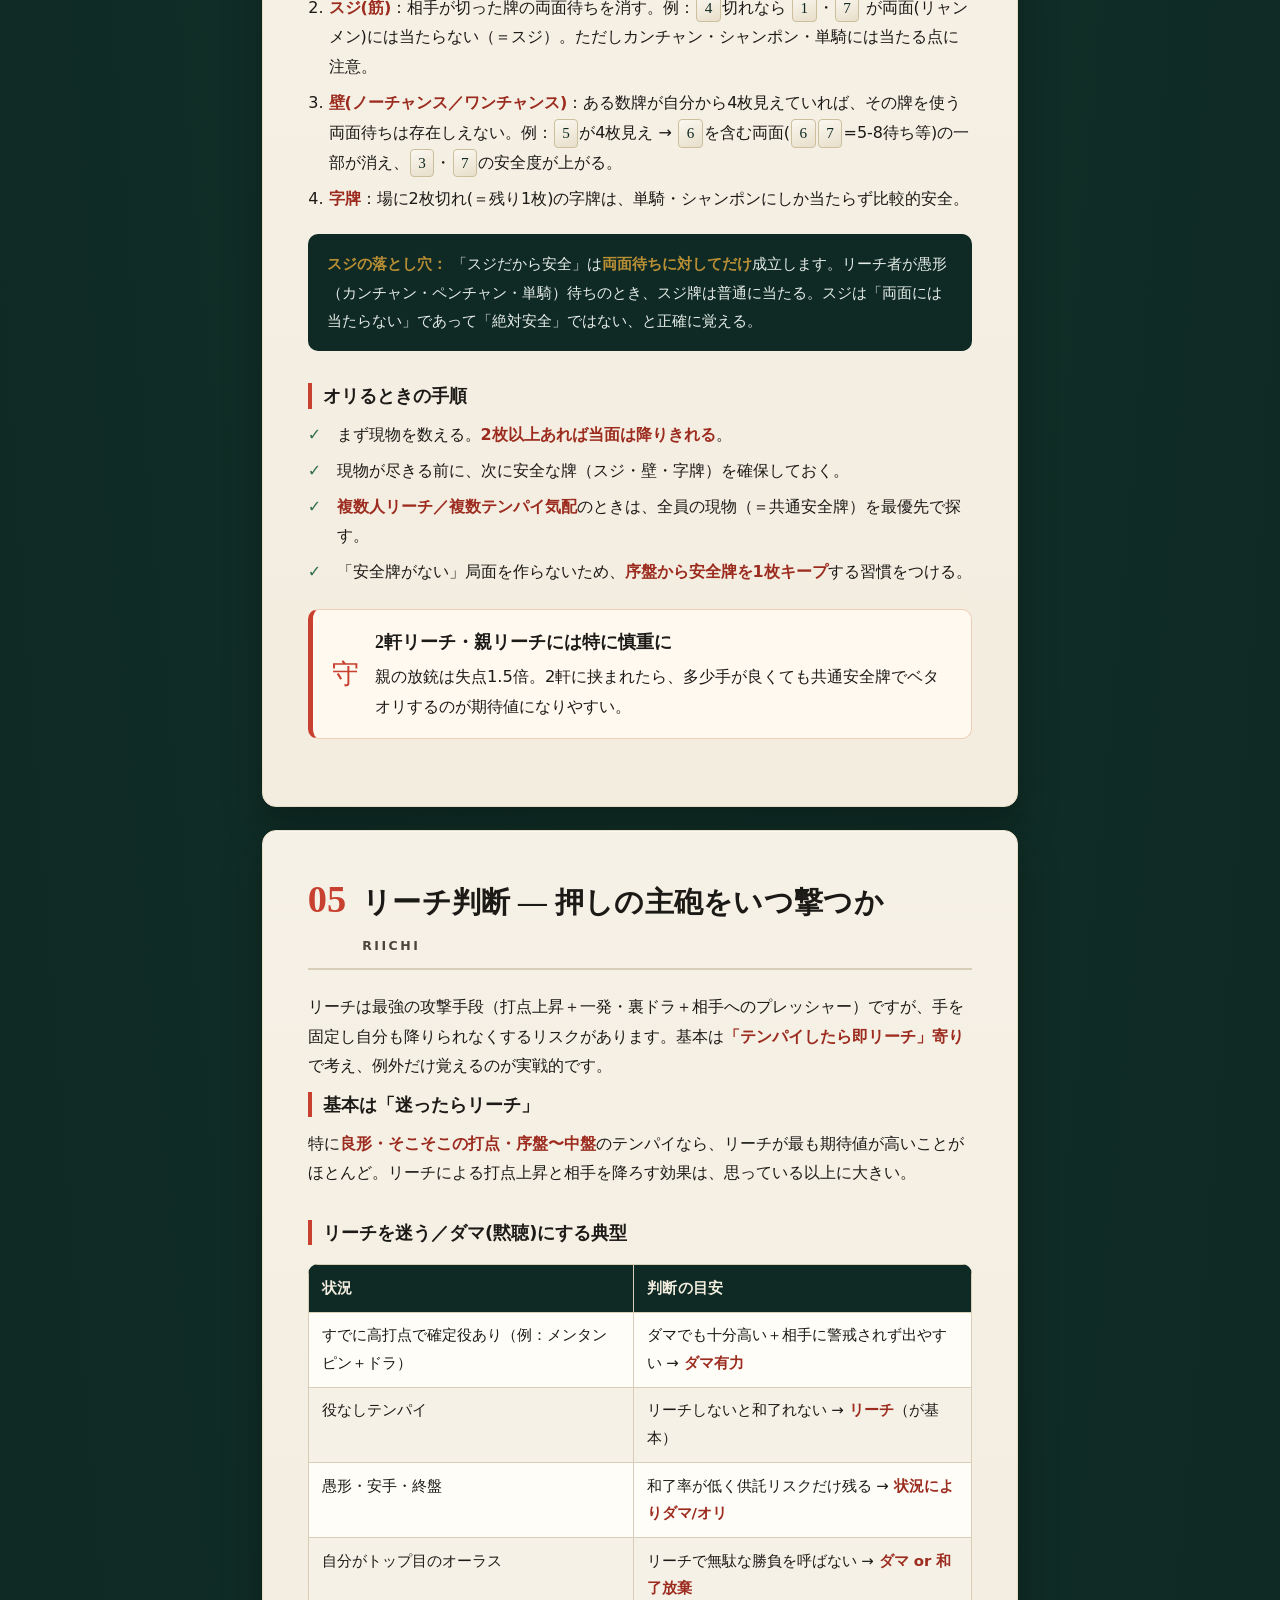
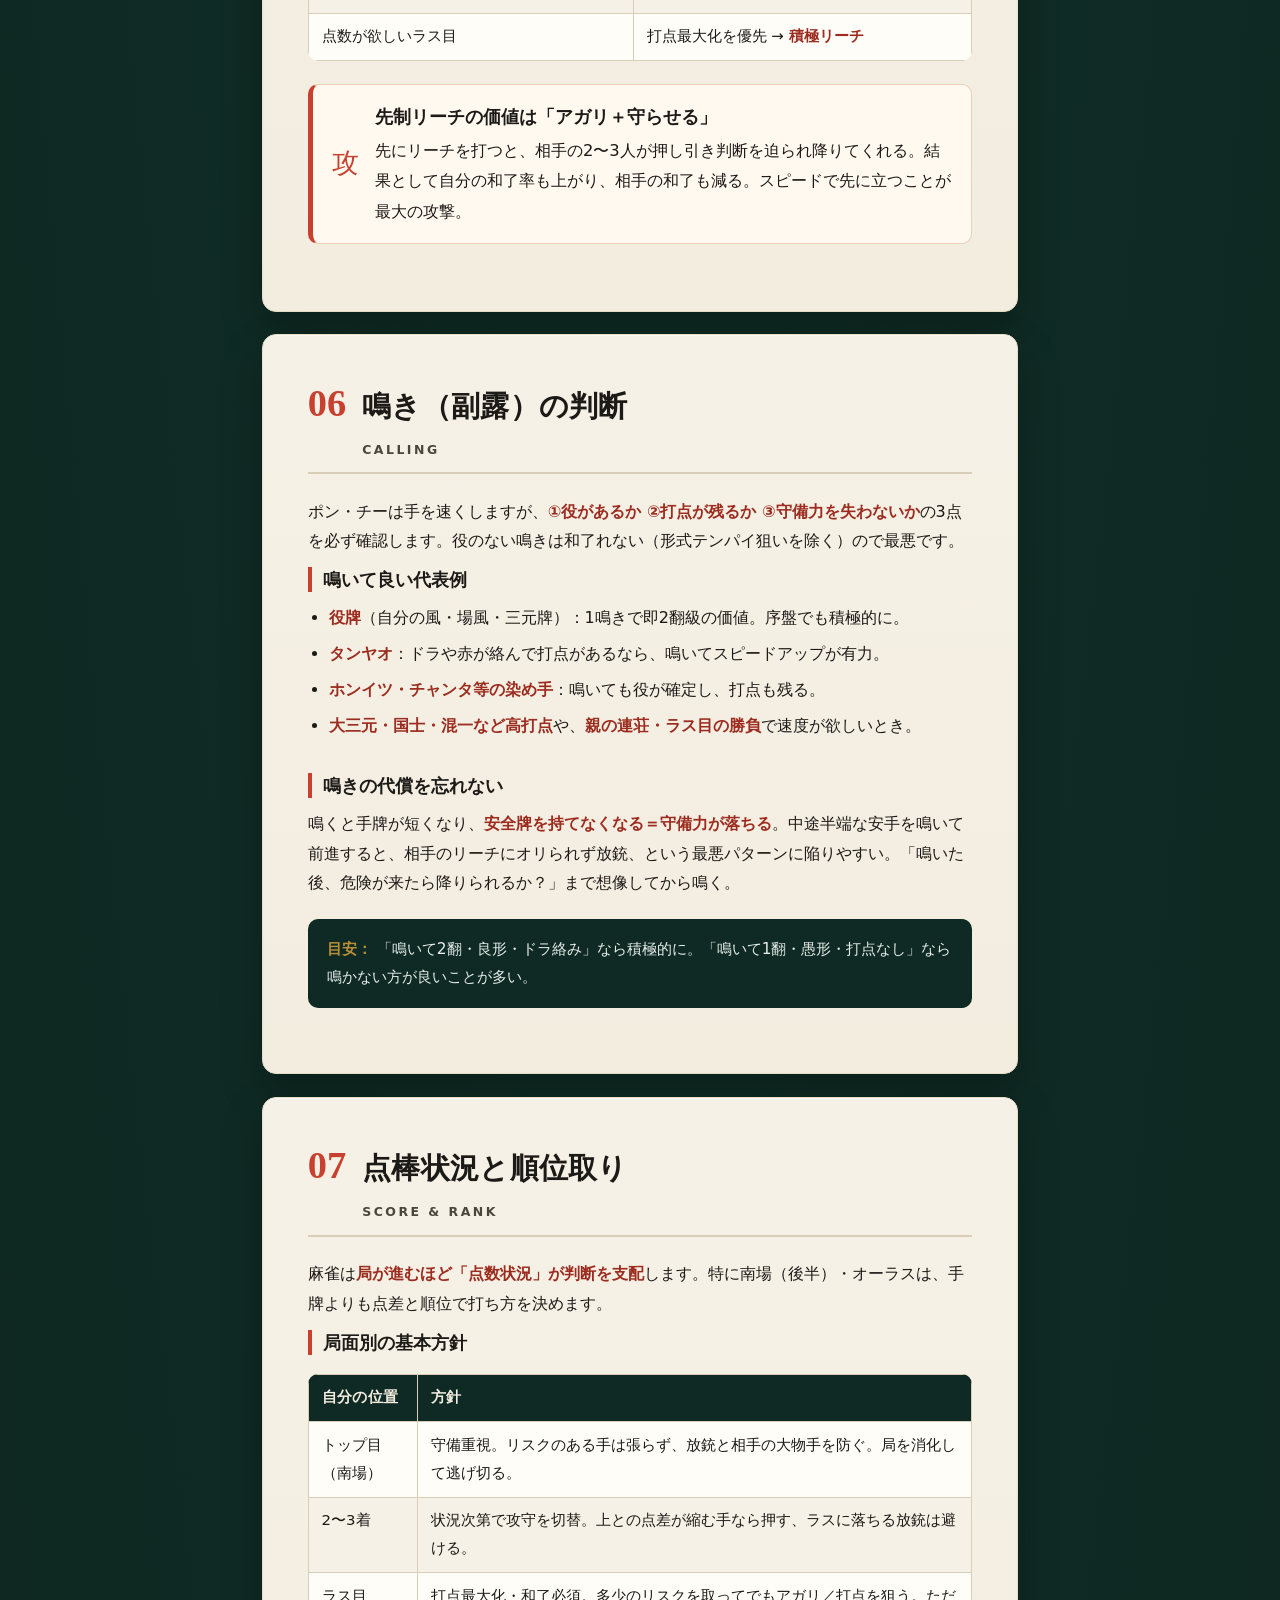
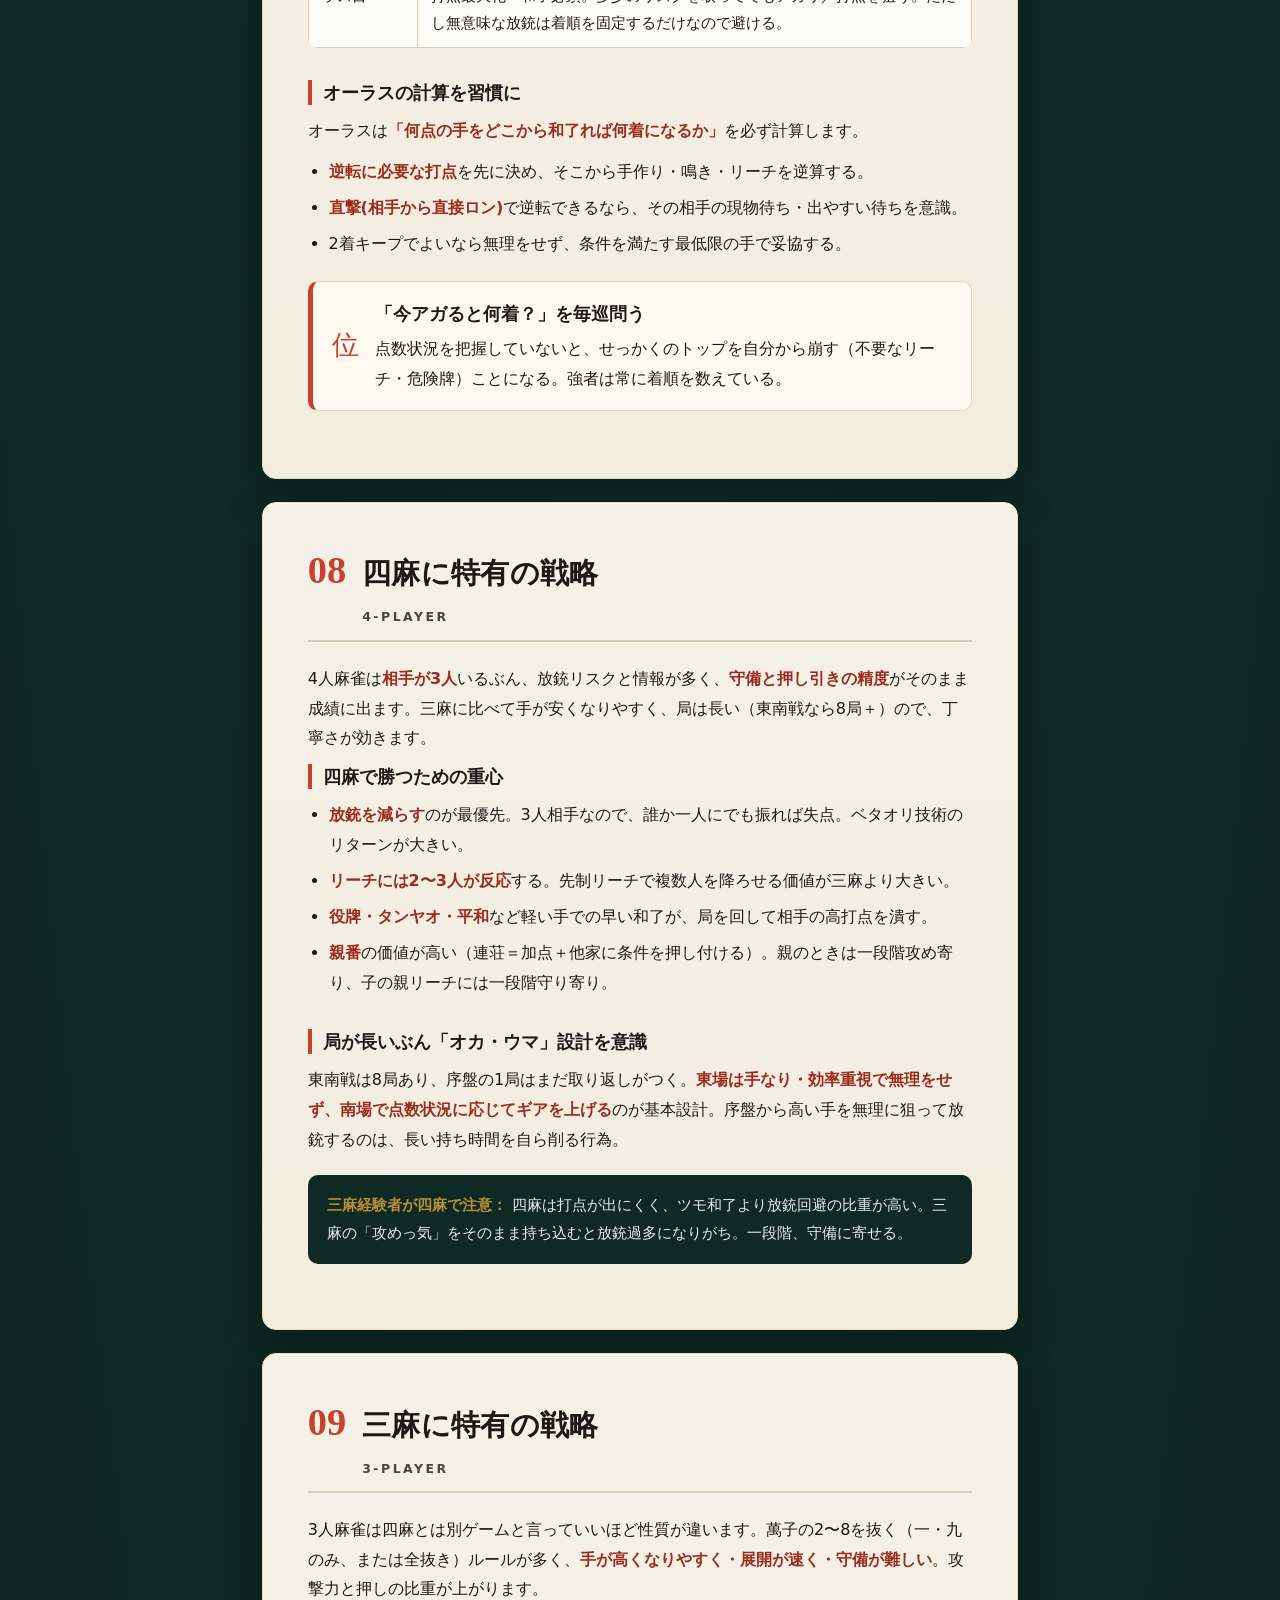
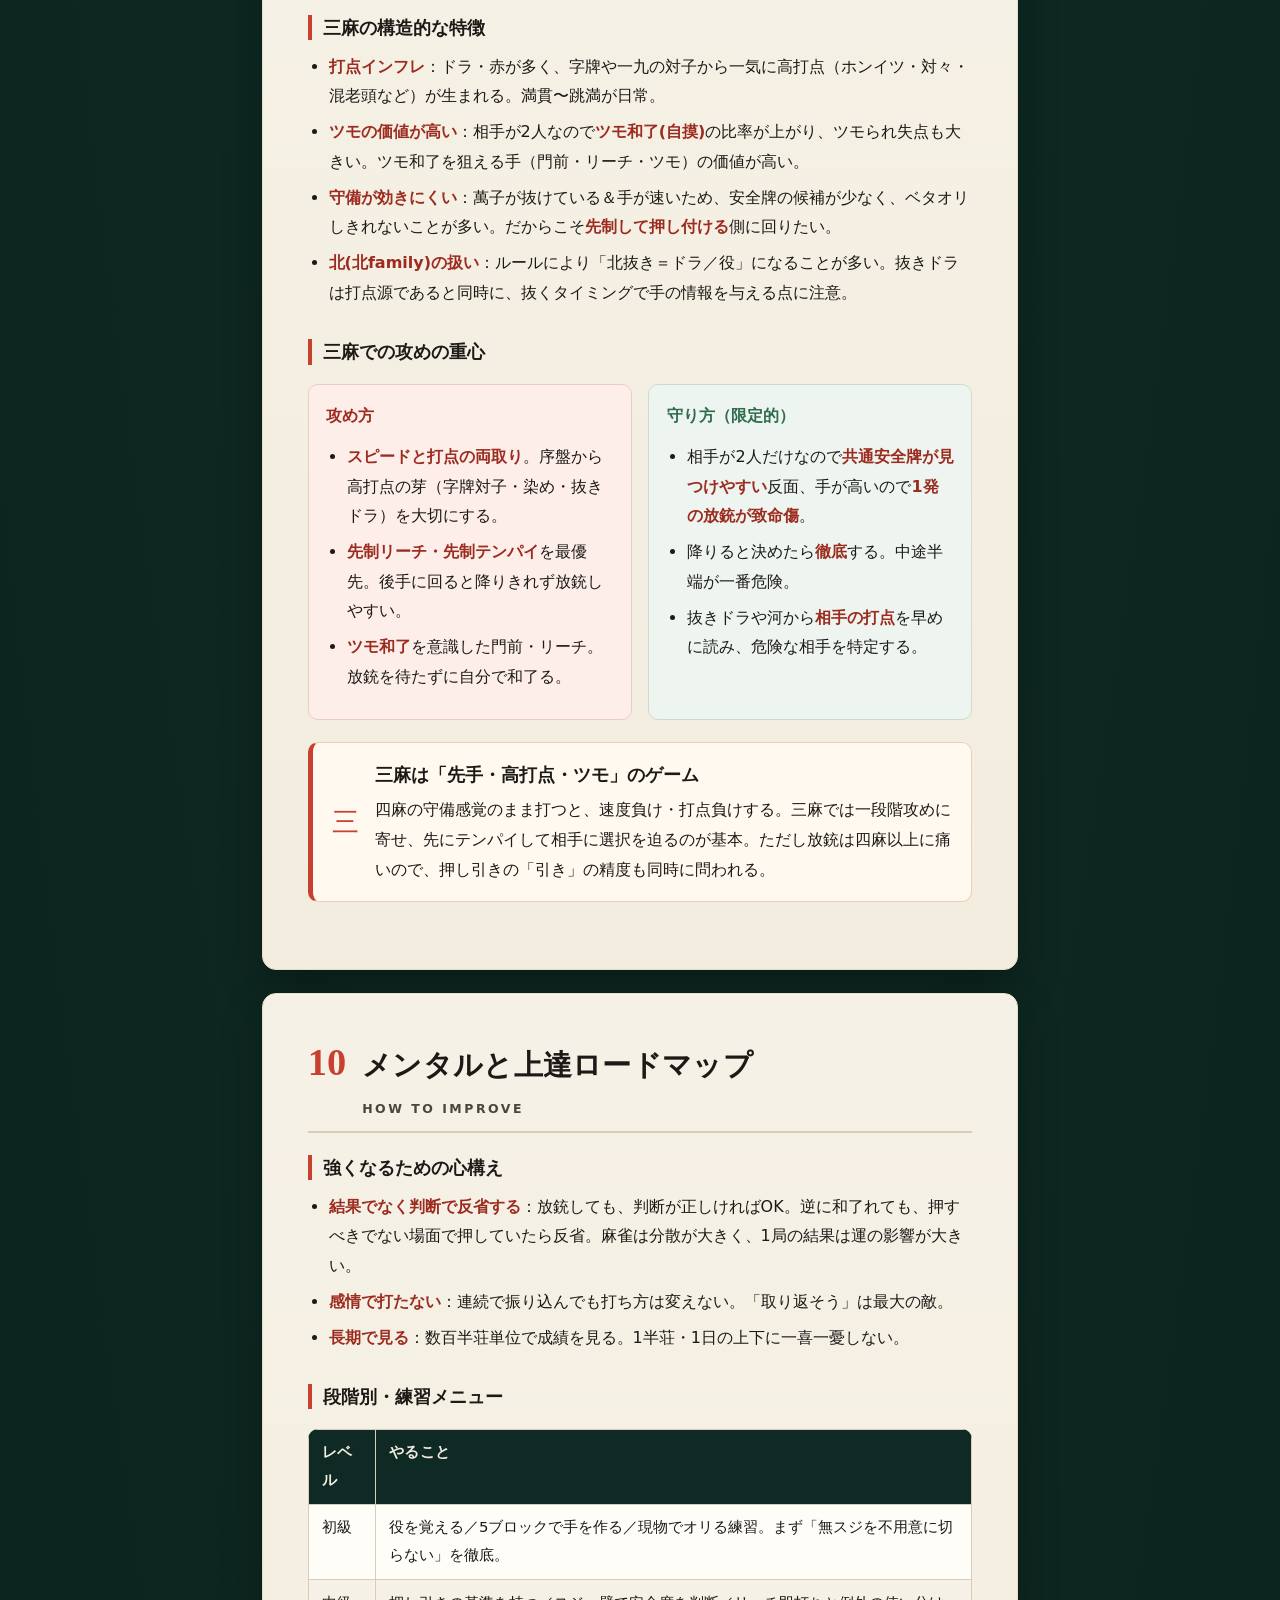
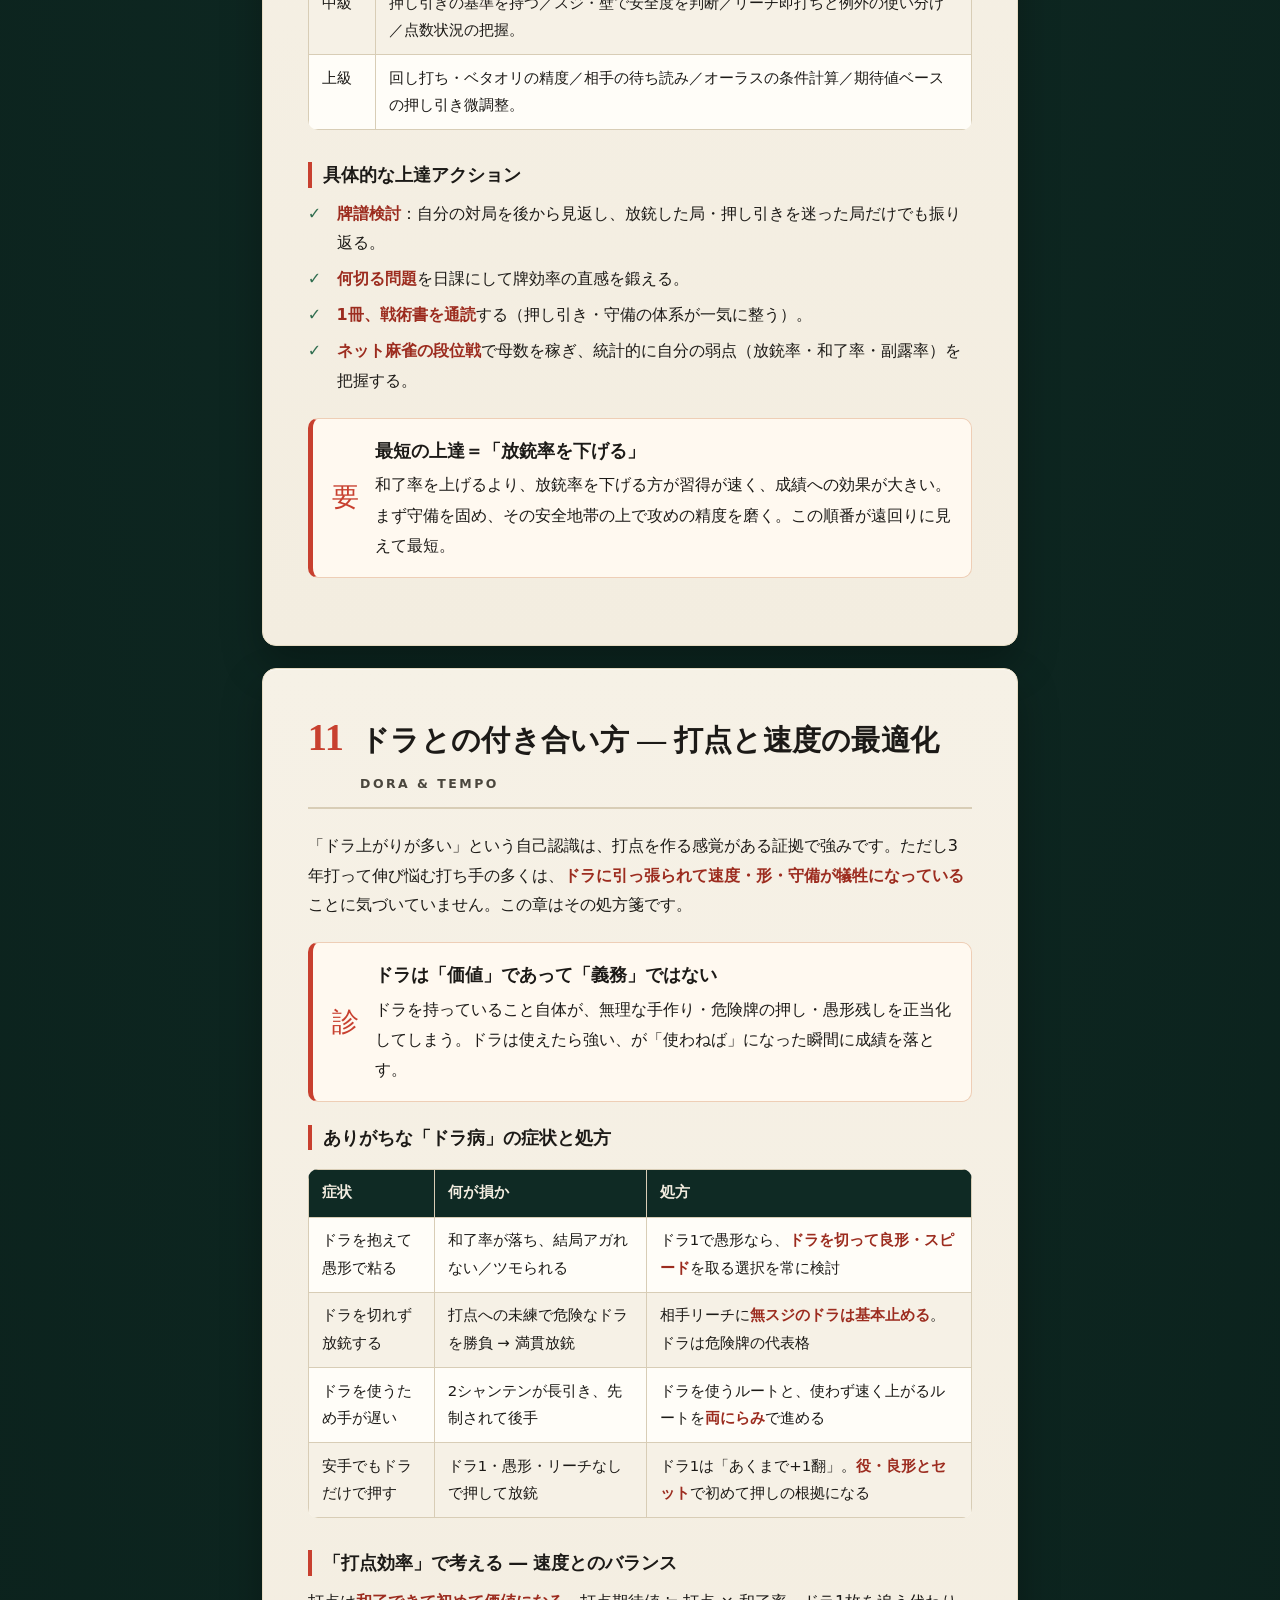
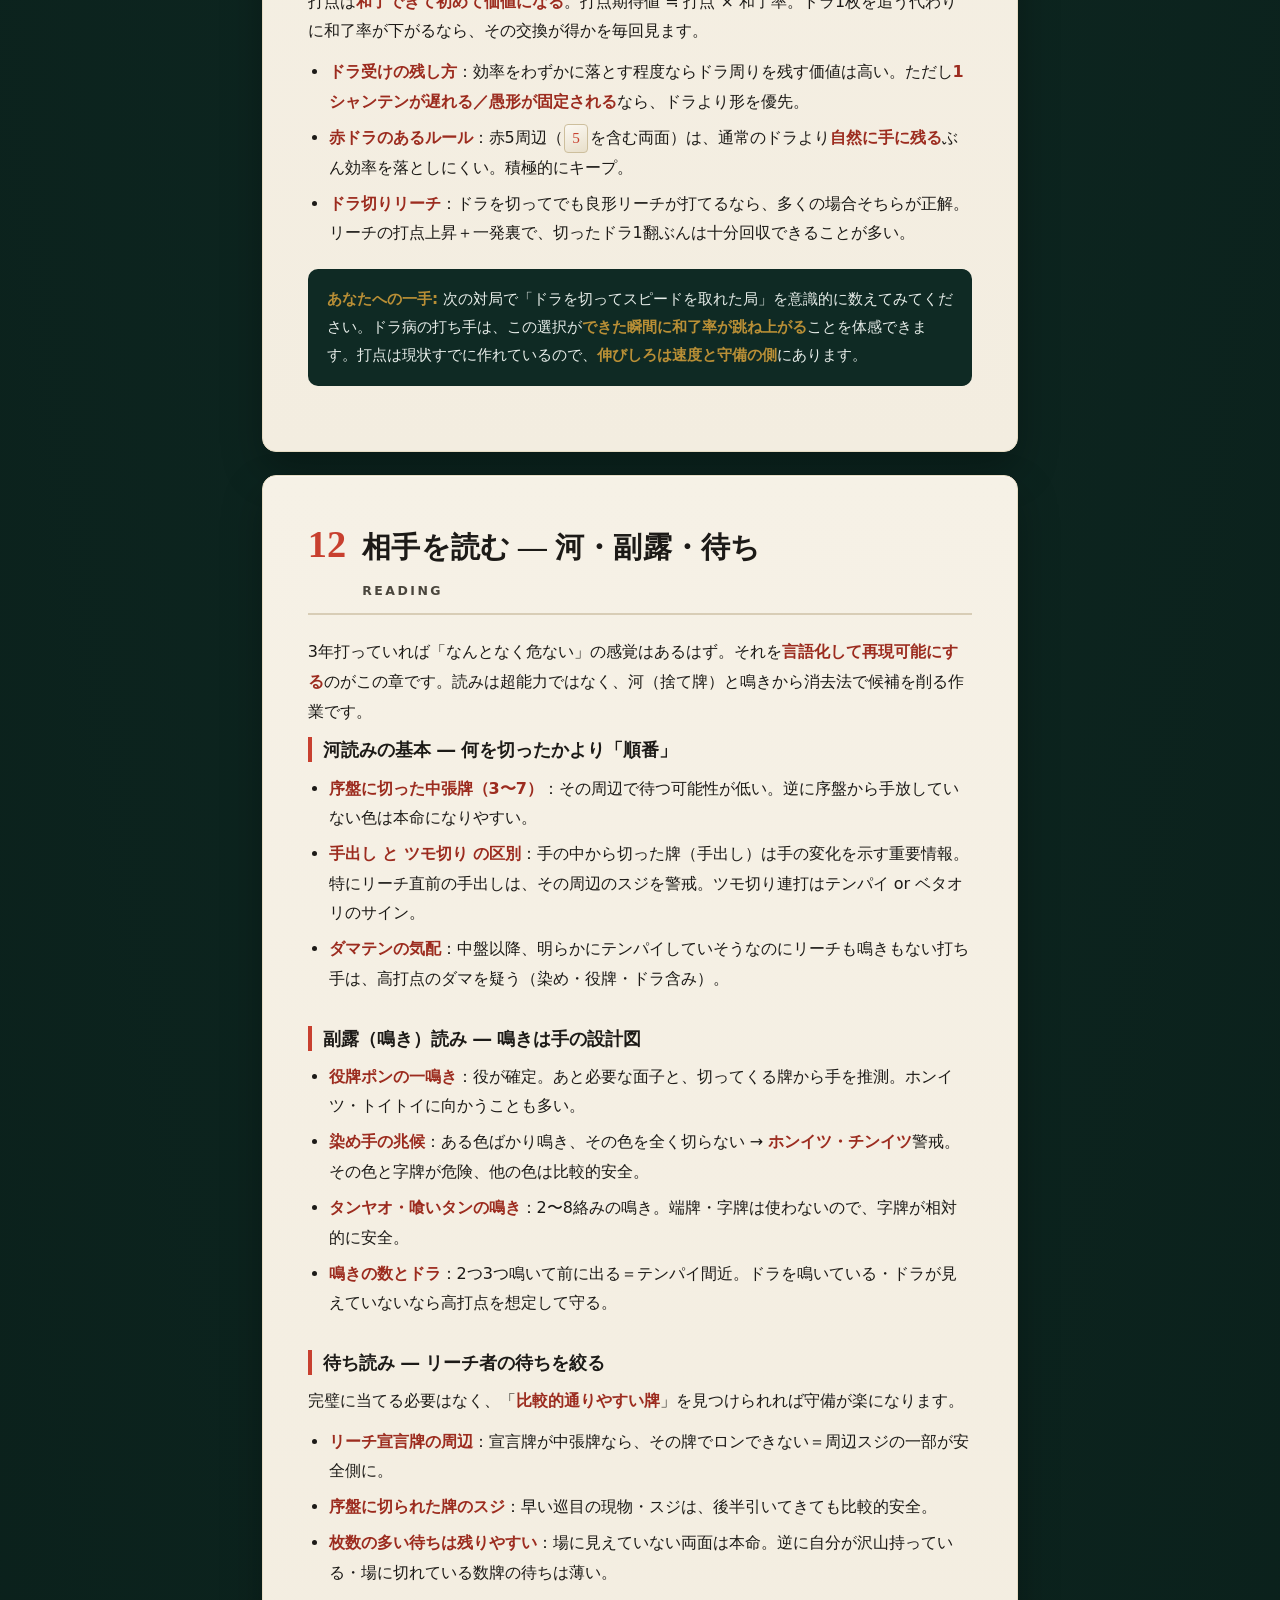
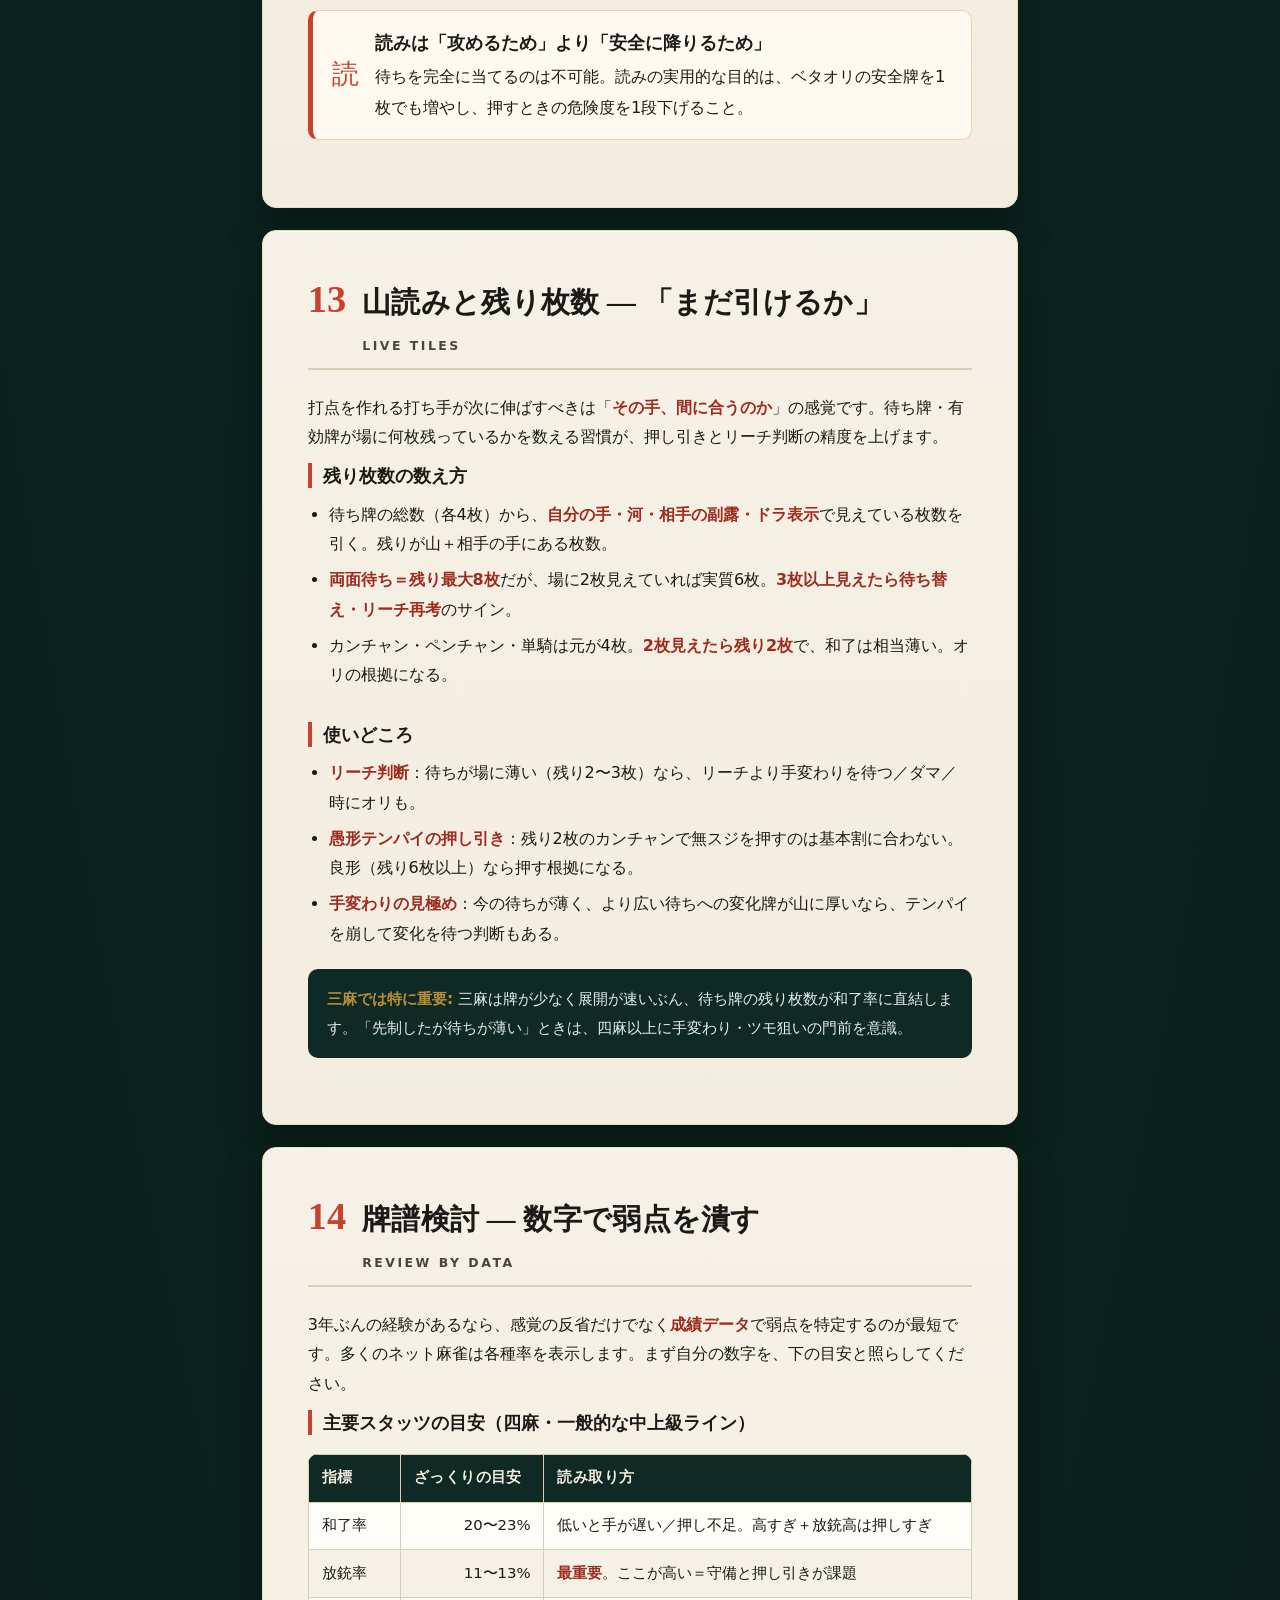
<file: docs/mahjong-strategy.html>
<!doctype html>
<html lang="ja">
<head>
<meta charset="utf-8">
<meta name="viewport" content="width=device-width, initial-scale=1, viewport-fit=cover">
<meta name="color-scheme" content="light dark">
<meta name="theme-color" content="#0f2a24">
<meta name="description" content="四麻・三麻の攻めと守りを体系立てて解説する麻雀上達ガイド（全18章）。負けない打ち方・押し引き・守備・ドラの扱い・読み・何切るまで。">
<title>麻雀 上達ガイド ― 四麻・三麻の攻めと守り</title>
<style>
  :root {
    --felt:      #0f2a24;
    --felt-2:    #143a30;
    --ivory:     #f3ede0;
    --ivory-2:   #ece3d2;
    --ink:       #1c1a17;
    --ink-soft:  #4a463d;
    --vermil:    #c8402f;
    --vermil-d:  #9c2c1f;
    --gold:      #b98f36;
    --line:      #d8cdb6;
    --good:      #2f6d4f;
    --warn:      #b9772a;
    --jp-sans: "Hiragino Kaku Gothic ProN", "Hiragino Sans", "Yu Gothic", "YuGothic", "Noto Sans JP", "Meiryo", system-ui, sans-serif;
    --jp-mincho: "Hiragino Mincho ProN", "Yu Mincho", "YuMincho", "Noto Serif JP", "Songti SC", serif;
  }

  * { box-sizing: border-box; }

  html {
    -webkit-text-size-adjust: 100%;   /* iOSで横向き時に本文が勝手に拡大されないように */
    scroll-behavior: smooth;
  }

  body {
    margin: 0;
    overflow-x: hidden;               /* スマホで横スクロールが起きないように保険 */
    background:
      radial-gradient(120% 90% at 50% -10%, var(--felt-2) 0%, var(--felt) 55%, #0a1f1a 100%);
    color: var(--ink);
    font-family: var(--jp-sans);
    line-height: 1.85;
    -webkit-font-smoothing: antialiased;
    font-feature-settings: "palt" 1;
  }

  .wrap {
    max-width: 820px;
    margin: 0 auto;
    padding: clamp(1rem, 4vw, 3rem) clamp(1rem, 4vw, 2rem) 6rem;
  }

  /* ---------- Hero ---------- */
  .hero {
    text-align: center;
    color: var(--ivory);
    padding: clamp(2.5rem, 8vw, 5rem) 1rem clamp(2rem, 6vw, 3.5rem);
  }
  .hero .eyebrow {
    font-size: .82rem;
    letter-spacing: .42em;
    text-indent: .42em;
    color: var(--gold);
    margin: 0 0 1.4rem;
    font-weight: 600;
  }
  .hero h1 {
    font-family: var(--jp-mincho);
    font-weight: 600;
    font-size: clamp(2.1rem, 7vw, 3.6rem);
    line-height: 1.28;
    margin: 0 0 1.2rem;
    text-wrap: balance;
    letter-spacing: .02em;
  }
  .hero h1 .accent { color: var(--vermil); }
  .hero p.lede {
    max-width: 34em;
    margin: 0 auto;
    color: #d7e0da;
    font-size: 1.02rem;
  }
  .tiles-row {
    display: flex;
    justify-content: center;
    gap: .5rem;
    margin: 2.2rem auto 0;
    flex-wrap: wrap;
  }
  .htile {
    width: 40px; height: 56px;
    background: linear-gradient(160deg, #fbf8f1, #e4dac4);
    border-radius: 6px;
    box-shadow: 0 4px 0 #b7a880, 0 8px 14px rgba(0,0,0,.35);
    display: grid; place-items: center;
    font-family: var(--jp-mincho);
    font-size: 1.5rem;
    color: var(--felt);
  }
  .htile.red { color: var(--vermil); }

  /* ---------- Section ---------- */
  section.card {
    background: var(--ivory);
    background-image: linear-gradient(180deg, #f6f1e6, var(--ivory));
    border-radius: 14px;
    padding: clamp(1.5rem, 4vw, 2.8rem);
    margin: 1.4rem 0;
    box-shadow: 0 1px 0 rgba(255,255,255,.5) inset, 0 18px 40px rgba(0,0,0,.28);
    border: 1px solid #e7dcc4;
  }

  .sec-head {
    display: flex;
    align-items: baseline;
    gap: 1rem;
    border-bottom: 2px solid var(--line);
    padding-bottom: .7rem;
    margin-bottom: 1.4rem;
  }
  .sec-num {
    font-family: var(--jp-mincho);
    font-size: 2.4rem;
    line-height: 1;
    color: var(--vermil);
    font-weight: 600;
    font-variant-numeric: tabular-nums;
  }
  .sec-head h2 {
    font-family: var(--jp-mincho);
    font-size: clamp(1.35rem, 4vw, 1.8rem);
    margin: 0;
    font-weight: 600;
    letter-spacing: .01em;
  }
  .sec-head .sub {
    display: block;
    font-family: var(--jp-sans);
    font-size: .78rem;
    letter-spacing: .2em;
    color: var(--ink-soft);
    margin-top: .3rem;
    font-weight: 600;
  }

  h3 {
    font-family: var(--jp-sans);
    font-size: 1.12rem;
    margin: 2rem 0 .6rem;
    padding-left: .7rem;
    border-left: 4px solid var(--vermil);
    line-height: 1.4;
  }
  section.card > h3:first-of-type { margin-top: .4rem; }

  p { margin: .7rem 0; }

  ul, ol { padding-left: 1.3rem; margin: .7rem 0; }
  li { margin: .4rem 0; }

  strong { color: var(--vermil-d); font-weight: 700; }

  /* chip for key terms */
  .chip {
    display: inline-block;
    font-size: .86em;
    background: var(--felt);
    color: var(--ivory);
    padding: .05em .55em;
    border-radius: 5px;
    font-weight: 600;
    letter-spacing: .02em;
    white-space: nowrap;
  }

  /* callout: principle / maxim */
  .callout {
    display: grid;
    grid-template-columns: auto 1fr;
    gap: 1rem;
    align-items: center;
    background: #fff9f0;
    border: 1px solid #eeceb6;
    border-left: 5px solid var(--vermil);
    border-radius: 10px;
    padding: 1rem 1.2rem;
    margin: 1.4rem 0;
  }
  .callout .mark {
    font-family: var(--jp-mincho);
    font-size: 1.7rem;
    color: var(--vermil);
    line-height: 1;
  }
  .callout .body { font-size: 1.02rem; }
  .callout .body .t { font-weight: 700; font-family: var(--jp-mincho); font-size: 1.12rem; display:block; margin-bottom:.15rem; }

  .note {
    background: var(--felt);
    color: #e7ede9;
    border-radius: 10px;
    padding: 1rem 1.2rem;
    margin: 1.3rem 0;
    font-size: .96rem;
  }
  .note b { color: var(--gold); }

  /* table */
  .tbl-scroll { overflow-x: auto; margin: 1.2rem 0; border-radius: 10px; }
  table {
    border-collapse: collapse;
    width: 100%;
    min-width: 480px;
    font-size: .93rem;
    background: #fffdf8;
  }
  th, td {
    border: 1px solid var(--line);
    padding: .6rem .8rem;
    text-align: left;
    vertical-align: top;
  }
  th {
    background: var(--felt);
    color: var(--ivory);
    font-weight: 600;
    letter-spacing: .03em;
  }
  tbody tr:nth-child(even) td, tbody tr:nth-child(even) { background: #f6f1e6; }
  td.num { font-variant-numeric: tabular-nums; text-align: right; white-space: nowrap; }

  /* two-col comparison */
  .cols { display: grid; grid-template-columns: 1fr 1fr; gap: 1rem; margin: 1.2rem 0; }
  .col {
    border-radius: 10px;
    padding: 1rem 1.1rem;
    border: 1px solid var(--line);
  }
  .col.def { background: #eef4ef; border-color: #caddcf; }
  .col.atk { background: #fdeee9; border-color: #edccbf; }
  .col h4 { margin: 0 0 .5rem; font-size: 1.02rem; }
  .col.def h4 { color: var(--good); }
  .col.atk h4 { color: var(--vermil-d); }
  @media (max-width: 620px) { .cols { grid-template-columns: 1fr; } }

  /* mini table tiles inline */
  .mtile {
    display:inline-flex; align-items:center; justify-content:center;
    min-width: 1.6em; height: 1.9em; padding: 0 .2em;
    margin: 0 .08em;
    background: linear-gradient(160deg,#fbf8f1,#e8dfca);
    border-radius: 4px; border:1px solid #cdbf9d;
    font-family: var(--jp-mincho); font-size: .95em; color: var(--felt);
    vertical-align: middle;
  }
  .mtile.r { color: var(--vermil); }

  /* checklist */
  .check { list-style: none; padding-left: 0; }
  .check li { padding-left: 1.8rem; position: relative; }
  .check li::before {
    content: "✓"; position: absolute; left: 0; top: 0;
    color: var(--good); font-weight: 900;
  }

  .toc {
    background: var(--felt-2);
    border: 1px solid #23483d;
    border-radius: 12px;
    padding: 1.3rem 1.5rem;
    margin: 1.4rem 0 0;
  }
  .toc h2 { color: var(--gold); font-family: var(--jp-mincho); margin: 0 0 .8rem; font-size: 1.1rem; }
  .toc ol { columns: 2; column-gap: 2rem; margin: 0; padding-left: 1.2rem; }
  .toc a { color: #dbe4de; text-decoration: none; }
  .toc a:hover, .toc a:focus { color: #fff; text-decoration: underline; }
  @media (max-width: 620px){ .toc ol { columns: 1; } }

  footer.foot {
    text-align: center;
    color: #9db2a8;
    font-size: .85rem;
    margin-top: 3rem;
    line-height: 1.7;
  }

  a { color: var(--vermil-d); }
  a:focus-visible, .toc a:focus-visible { outline: 2px solid var(--gold); outline-offset: 3px; border-radius: 3px; }

  @media (prefers-reduced-motion: no-preference) {
    section.card { animation: rise .5s ease both; }
    @keyframes rise { from { opacity: 0; transform: translateY(12px); } to { opacity: 1; transform: none; } }
  }
</style>
</head>
<body>

<div class="hero">
  <p class="eyebrow">四麻 ・ 三麻 実戦戦術</p>
  <h1>麻雀は<span class="accent">負けない</span>ことから<br>強くなる</h1>
  <p class="lede">「勝つ打ち方」より先に「大負けしない打ち方」。守りの土台の上に攻めを積む――四人麻雀と三人麻雀を、順位を取るための一貫した考え方で解説します。</p>
  <div class="tiles-row" aria-hidden="true">
    <span class="htile">一</span>
    <span class="htile">九</span>
    <span class="htile">東</span>
    <span class="htile">中</span>
    <span class="htile red">五</span>
    <span class="htile">白</span>
    <span class="htile">發</span>
  </div>
</div>

<div class="wrap">

  <div class="toc">
    <h2>目次</h2>
    <ol>
      <li><a href="#s1">大原則 ― 麻雀は「失点管理」</a></li>
      <li><a href="#s2">牌効率の基礎</a></li>
      <li><a href="#s3">押し引き ― 最重要スキル</a></li>
      <li><a href="#s4">守備技術（ベタオリの型）</a></li>
      <li><a href="#s5">リーチ判断</a></li>
      <li><a href="#s6">鳴き（副露）の判断</a></li>
      <li><a href="#s7">点棒状況と順位取り</a></li>
      <li><a href="#s8">四麻に特有の戦略</a></li>
      <li><a href="#s9">三麻に特有の戦略</a></li>
      <li><a href="#s10">メンタルと上達ロードマップ</a></li>
      <li><a href="#s11">ドラとの付き合い方</a></li>
      <li><a href="#s12">相手を読む（河・副露・待ち）</a></li>
      <li><a href="#s13">山読みと残り枚数</a></li>
      <li><a href="#s14">牌譜検討 ― 数字で弱点を潰す</a></li>
      <li><a href="#s15">ケーススタディ（何切る）</a></li>
      <li><a href="#s16">手役の引き出しを増やす</a></li>
      <li><a href="#s17">三麻のケーススタディ</a></li>
      <li><a href="#s18">何切る問題集（解説付き）</a></li>
    </ol>
  </div>

  <!-- 1 -->
  <section class="card" id="s1">
    <div class="sec-head">
      <span class="sec-num">01</span>
      <h2>大原則 ― 麻雀は「失点管理」のゲーム<span class="sub">MINDSET</span></h2>
    </div>

    <p>麻雀で長期的に勝つ人と負ける人の差は、「和了(あが)る力」よりも<strong>放銃(ほうじゅう＝振り込み)を減らす力</strong>で大きく開きます。1半荘の得失点の分散のうち、放銃による失点が占める割合はとても大きく、ここを抑えるだけで成績は安定します。</p>

    <div class="callout">
      <span class="mark">格</span>
      <span class="body"><span class="t">まず「大きく負けない」、次に「小さく勝つ」</span>トップを狙う打ち方より、ラス(最下位)を回避する打ち方の方が、トータル収支への貢献が大きい。</span>
    </div>

    <h3>勝ち方の設計図：期待順位を上げる</h3>
    <p>麻雀は点数の絶対値ではなく<strong>順位</strong>を競うゲーム（順位でウマ・オカが動く）です。したがって目標は「点数最大化」ではなく<strong>期待順位の最大化</strong>。これが全判断の背骨になります。</p>
    <ul>
      <li><strong>2着でも十分</strong>：無理にトップを狙って12,000点の勝負手に押して放銃するより、堅実に2着で終える方が期待値が高い場面は多い。</li>
      <li><strong>ラス回避の価値が最大</strong>：特にラスの失点(ウマ・オカ)が重いルールでは、ラス目のときの攻め・オリの判断が成績を決める。</li>
      <li><strong>点数状況で正解が変わる</strong>：同じ手牌・同じ相手リーチでも、東1局と南3局トップ目では取るべき行動は正反対になりうる。</li>
    </ul>

    <div class="note"><b>初心者が最初に直すべき1点：</b> 「せっかくここまで作ったから」で危険牌を切らないこと。手牌への未練（サンクコスト）が最大の失点源です。作った手の価値は、放銃したゼロになります。</div>
  </section>

  <!-- 2 -->
  <section class="card" id="s2">
    <div class="sec-head">
      <span class="sec-num">02</span>
      <h2>牌効率の基礎 ― 速く安全な手を作る<span class="sub">TILE EFFICIENCY</span></h2>
    </div>

    <p>攻守の判断以前に、そもそも手が速く整っていなければ選択肢が生まれません。牌効率＝<strong>受け入れ(有効牌)を最大化する打ち方</strong>は、すべての土台です。</p>

    <h3>5ブロック理論</h3>
    <p>アガリの形は「面子(メンツ)4つ＋雀頭(アタマ)1つ」＝<strong>5ブロック</strong>。手作りは「必要な5ブロックの候補が揃っているか」で考えます。</p>
    <ul>
      <li>ブロックが<strong>6個以上</strong>あるなら、一番弱い（伸びない・危険な）ブロックを削る。</li>
      <li>ブロックが<strong>4個以下</strong>なら、孤立牌から新しいブロックの種を育てる。</li>
      <li>迷ったら「その牌がどのブロックに属するか」を数える。どこにも属さない浮き牌が第一の切り候補。</li>
    </ul>

    <h3>良形と愚形</h3>
    <div class="tbl-scroll">
      <table>
        <thead><tr><th>形</th><th>例</th><th>待ち</th><th>受け入れ</th></tr></thead>
        <tbody>
          <tr><td>両面(リャンメン)</td><td><span class="mtile">3</span><span class="mtile">4</span> → 2・5待ち</td><td>広い・良形</td><td class="num">8枚</td></tr>
          <tr><td>嵌張(カンチャン)</td><td><span class="mtile">3</span><span class="mtile">5</span> → 4待ち</td><td>狭い・愚形</td><td class="num">4枚</td></tr>
          <tr><td>辺張(ペンチャン)</td><td><span class="mtile">1</span><span class="mtile">2</span> → 3待ち</td><td>狭い・愚形</td><td class="num">4枚</td></tr>
          <tr><td>双碰(シャンポン)</td><td><span class="mtile">7</span><span class="mtile">7</span>＋<span class="mtile">白</span><span class="mtile">白</span></td><td>状況次第</td><td class="num">4枚</td></tr>
        </tbody>
      </table>
    </div>
    <p><strong>両面変化を残す</strong>のが基本方針。同じシャンテン数なら、最終形が両面になりやすい方を選ぶと和了率が上がります。カンチャン・ペンチャンは、埋まる前に両面へ変化させるか、リーチ・鳴きで押し切るかを早めに決める。</p>

    <div class="callout">
      <span class="mark">効</span>
      <span class="body"><span class="t">ドラは1翻＝約2倍の価値</span>ドラ絡みの受け入れは多少効率を落としてでも残す価値がある。特に赤ドラのあるルールでは、赤5の周辺（<span class="mtile r">5</span>を含む形）を大切に。</span>
    </div>

    <h3>字牌の切り出し順</h3>
    <p>序盤に不要な字牌を処理するなら、危険になる前が鉄則。おおまかな安全度＆残す価値の順で、<strong>ドラや役に絡まない客風→数牌の端に近い浮き牌</strong>の順で整理します。ただし後述の守備を考え、<strong>役牌の対子(トイツ)や一枚切れの字牌</strong>は終盤の安全牌として温存する価値もある。</p>
  </section>

  <!-- 3 -->
  <section class="card" id="s3">
    <div class="sec-head">
      <span class="sec-num">03</span>
      <h2>押し引き ― 麻雀で一番差がつく技術<span class="sub">PUSH &amp; FOLD</span></h2>
    </div>

    <p>相手からリーチや明確なテンパイ気配が入ったとき、<strong>押す(攻める)か引く(オリる)か</strong>。この一点に麻雀の実力差が最も表れます。感覚ではなく、次の3要素の掛け算で判断します。</p>

    <div class="cols">
      <div class="col atk">
        <h4>押す条件（攻める）</h4>
        <ul>
          <li>自分も<strong>テンパイ or 好形1シャンテン</strong></li>
          <li>手が高い（<strong>打点</strong>がある／ドラ・リーチ棒を回収できる）</li>
          <li>待ちが<strong>良形</strong>で和了率が高い</li>
          <li>切る牌が<strong>比較的安全</strong>（現物・スジ）</li>
          <li>点棒状況的に<strong>アガリが必要</strong></li>
        </ul>
      </div>
      <div class="col def">
        <h4>引く条件（オリる）</h4>
        <ul>
          <li>手が<strong>2シャンテン以上</strong>で遠い</li>
          <li>手が<strong>安い</strong>（リスクに見合わない）</li>
          <li>待ちが<strong>愚形</strong>で和了が見込みにくい</li>
          <li>切る牌が<strong>危険</strong>（無スジ・ドラ）</li>
          <li><strong>トップ目・ラス回避圏</strong>で守るべき順位</li>
        </ul>
      </div>
    </div>

    <div class="callout">
      <span class="mark">押</span>
      <span class="body"><span class="t">「テンパイ vs テンパイ」なら基本は押し返す</span>相手がリーチでも、自分がテンパイしていて打点・待ちが見合うなら、無スジでも押すのが期待値。中途半端な形(1〜2シャンテン)で危険牌を切るのが最悪の選択。</span>
    </div>

    <h3>もっとも損な「ゼンツ」と「ビタオリしすぎ」</h3>
    <p>両極端がどちらも損です。</p>
    <ul>
      <li><strong>何でも押す(全ツッパ)</strong>：手が遠い・安いのに押すと、放銃のリスクだけ膨らむ。</li>
      <li><strong>臆病オリ</strong>：テンパイして打点もあるのに現物待ちで降り、和了機会を逃し続けると、じり貧でラスに沈む。</li>
    </ul>
    <p>目安として覚えやすいのは<strong>「シャンテンが同じなら、打点と待ちの良さで決める。1シャンテン以下に遠いなら基本オリ寄り」</strong>。</p>

    <h3>回し打ち（現物を切りながら手を進める）</h3>
    <p>完全オリと全ツッパの中間。<strong>安全牌を切りつつテンパイを目指す</strong>柔軟な打ち方です。手牌に安全牌を1〜2枚キープしておくと、リーチが来ても「安全牌を切りながら様子を見る→良い牌が来たら押す」という選択肢が生まれます。上級者はこの中間ゾーンの使い方が上手い。</p>
  </section>

  <!-- 4 -->
  <section class="card" id="s4">
    <div class="sec-head">
      <span class="sec-num">04</span>
      <h2>守備技術 ― ベタオリの「型」を持つ<span class="sub">DEFENSE</span></h2>
    </div>

    <p>オリると決めたら、<strong>放銃率をゼロに近づける</strong>技術で降りきる。守備は感覚ではなく手順です。安全度の高い順に牌を選びます。</p>

    <h3>安全牌の優先順位</h3>
    <ol>
      <li><strong>現物(げんぶつ)</strong>：そのリーチ者が自分で切った牌＝ロン不可、100%安全。最優先。</li>
      <li><strong>スジ(筋)</strong>：相手が切った牌の両面待ちを消す。例：<span class="mtile">4</span>切れなら <span class="mtile">1</span>・<span class="mtile">7</span> が両面(リャンメン)には当たらない（＝スジ）。ただしカンチャン・シャンポン・単騎には当たる点に注意。</li>
      <li><strong>壁(ノーチャンス／ワンチャンス)</strong>：ある数牌が自分から4枚見えていれば、その牌を使う両面待ちは存在しえない。例：<span class="mtile">5</span>が4枚見え → <span class="mtile">6</span>を含む両面(<span class="mtile">6</span><span class="mtile">7</span>=5-8待ち等)の一部が消え、<span class="mtile">3</span>・<span class="mtile">7</span>の安全度が上がる。</li>
      <li><strong>字牌</strong>：場に2枚切れ(＝残り1枚)の字牌は、単騎・シャンポンにしか当たらず比較的安全。</li>
    </ol>

    <div class="note"><b>スジの落とし穴：</b> 「スジだから安全」は<b>両面待ちに対してだけ</b>成立します。リーチ者が愚形（カンチャン・ペンチャン・単騎）待ちのとき、スジ牌は普通に当たる。スジは「両面には当たらない」であって「絶対安全」ではない、と正確に覚える。</div>

    <h3>オリるときの手順</h3>
    <ul class="check">
      <li>まず現物を数える。<strong>2枚以上あれば当面は降りきれる</strong>。</li>
      <li>現物が尽きる前に、次に安全な牌（スジ・壁・字牌）を確保しておく。</li>
      <li><strong>複数人リーチ／複数テンパイ気配</strong>のときは、全員の現物（＝共通安全牌）を最優先で探す。</li>
      <li>「安全牌がない」局面を作らないため、<strong>序盤から安全牌を1枚キープ</strong>する習慣をつける。</li>
    </ul>

    <div class="callout">
      <span class="mark">守</span>
      <span class="body"><span class="t">2軒リーチ・親リーチには特に慎重に</span>親の放銃は失点1.5倍。2軒に挟まれたら、多少手が良くても共通安全牌でベタオリするのが期待値になりやすい。</span>
    </div>
  </section>

  <!-- 5 -->
  <section class="card" id="s5">
    <div class="sec-head">
      <span class="sec-num">05</span>
      <h2>リーチ判断 ― 押しの主砲をいつ撃つか<span class="sub">RIICHI</span></h2>
    </div>

    <p>リーチは最強の攻撃手段（打点上昇＋一発・裏ドラ＋相手へのプレッシャー）ですが、手を固定し自分も降りられなくするリスクがあります。基本は<strong>「テンパイしたら即リーチ」寄り</strong>で考え、例外だけ覚えるのが実戦的です。</p>

    <h3>基本は「迷ったらリーチ」</h3>
    <p>特に<strong>良形・そこそこの打点・序盤〜中盤</strong>のテンパイなら、リーチが最も期待値が高いことがほとんど。リーチによる打点上昇と相手を降ろす効果は、思っている以上に大きい。</p>

    <h3>リーチを迷う／ダマ(黙聴)にする典型</h3>
    <div class="tbl-scroll">
      <table>
        <thead><tr><th>状況</th><th>判断の目安</th></tr></thead>
        <tbody>
          <tr><td>すでに高打点で確定役あり（例：メンタンピン＋ドラ）</td><td>ダマでも十分高い＋相手に警戒されず出やすい → <strong>ダマ有力</strong></td></tr>
          <tr><td>役なしテンパイ</td><td>リーチしないと和了れない → <strong>リーチ</strong>（が基本）</td></tr>
          <tr><td>愚形・安手・終盤</td><td>和了率が低く供託リスクだけ残る → <strong>状況によりダマ/オリ</strong></td></tr>
          <tr><td>自分がトップ目のオーラス</td><td>リーチで無駄な勝負を呼ばない → <strong>ダマ or 和了放棄</strong></td></tr>
          <tr><td>点数が欲しいラス目</td><td>打点最大化を優先 → <strong>積極リーチ</strong></td></tr>
        </tbody>
      </table>
    </div>

    <div class="callout">
      <span class="mark">攻</span>
      <span class="body"><span class="t">先制リーチの価値は「アガリ＋守らせる」</span>先にリーチを打つと、相手の2〜3人が押し引き判断を迫られ降りてくれる。結果として自分の和了率も上がり、相手の和了も減る。スピードで先に立つことが最大の攻撃。</span>
    </div>
  </section>

  <!-- 6 -->
  <section class="card" id="s6">
    <div class="sec-head">
      <span class="sec-num">06</span>
      <h2>鳴き（副露）の判断<span class="sub">CALLING</span></h2>
    </div>

    <p>ポン・チーは手を速くしますが、<strong>①役があるか ②打点が残るか ③守備力を失わないか</strong>の3点を必ず確認します。役のない鳴きは和了れない（形式テンパイ狙いを除く）ので最悪です。</p>

    <h3>鳴いて良い代表例</h3>
    <ul>
      <li><strong>役牌</strong>（自分の風・場風・三元牌）：1鳴きで即2翻級の価値。序盤でも積極的に。</li>
      <li><strong>タンヤオ</strong>：ドラや赤が絡んで打点があるなら、鳴いてスピードアップが有力。</li>
      <li><strong>ホンイツ・チャンタ等の染め手</strong>：鳴いても役が確定し、打点も残る。</li>
      <li><strong>大三元・国士・混一など高打点</strong>や、<strong>親の連荘・ラス目の勝負</strong>で速度が欲しいとき。</li>
    </ul>

    <h3>鳴きの代償を忘れない</h3>
    <p>鳴くと手牌が短くなり、<strong>安全牌を持てなくなる＝守備力が落ちる</strong>。中途半端な安手を鳴いて前進すると、相手のリーチにオリられず放銃、という最悪パターンに陥りやすい。「鳴いた後、危険が来たら降りられるか？」まで想像してから鳴く。</p>

    <div class="note"><b>目安：</b> 「鳴いて2翻・良形・ドラ絡み」なら積極的に。「鳴いて1翻・愚形・打点なし」なら鳴かない方が良いことが多い。</div>
  </section>

  <!-- 7 -->
  <section class="card" id="s7">
    <div class="sec-head">
      <span class="sec-num">07</span>
      <h2>点棒状況と順位取り<span class="sub">SCORE &amp; RANK</span></h2>
    </div>

    <p>麻雀は<strong>局が進むほど「点数状況」が判断を支配</strong>します。特に南場（後半）・オーラスは、手牌よりも点差と順位で打ち方を決めます。</p>

    <h3>局面別の基本方針</h3>
    <div class="tbl-scroll">
      <table>
        <thead><tr><th>自分の位置</th><th>方針</th></tr></thead>
        <tbody>
          <tr><td>トップ目（南場）</td><td>守備重視。リスクのある手は張らず、放銃と相手の大物手を防ぐ。局を消化して逃げ切る。</td></tr>
          <tr><td>2〜3着</td><td>状況次第で攻守を切替。上との点差が縮む手なら押す、ラスに落ちる放銃は避ける。</td></tr>
          <tr><td>ラス目</td><td>打点最大化・和了必須。多少のリスクを取ってでもアガリ／打点を狙う。ただし無意味な放銃は着順を固定するだけなので避ける。</td></tr>
        </tbody>
      </table>
    </div>

    <h3>オーラスの計算を習慣に</h3>
    <p>オーラスは<strong>「何点の手をどこから和了れば何着になるか」</strong>を必ず計算します。</p>
    <ul>
      <li><strong>逆転に必要な打点</strong>を先に決め、そこから手作り・鳴き・リーチを逆算する。</li>
      <li><strong>直撃(相手から直接ロン)</strong>で逆転できるなら、その相手の現物待ち・出やすい待ちを意識。</li>
      <li>2着キープでよいなら無理をせず、条件を満たす最低限の手で妥協する。</li>
    </ul>

    <div class="callout">
      <span class="mark">位</span>
      <span class="body"><span class="t">「今アガると何着？」を毎巡問う</span>点数状況を把握していないと、せっかくのトップを自分から崩す（不要なリーチ・危険牌）ことになる。強者は常に着順を数えている。</span>
    </div>
  </section>

  <!-- 8 -->
  <section class="card" id="s8">
    <div class="sec-head">
      <span class="sec-num">08</span>
      <h2>四麻に特有の戦略<span class="sub">4-PLAYER</span></h2>
    </div>

    <p>4人麻雀は<strong>相手が3人</strong>いるぶん、放銃リスクと情報が多く、<strong>守備と押し引きの精度</strong>がそのまま成績に出ます。三麻に比べて手が安くなりやすく、局は長い（東南戦なら8局＋）ので、丁寧さが効きます。</p>

    <h3>四麻で勝つための重心</h3>
    <ul>
      <li><strong>放銃を減らす</strong>のが最優先。3人相手なので、誰か一人にでも振れば失点。ベタオリ技術のリターンが大きい。</li>
      <li><strong>リーチには2〜3人が反応</strong>する。先制リーチで複数人を降ろせる価値が三麻より大きい。</li>
      <li><strong>役牌・タンヤオ・平和</strong>など軽い手での早い和了が、局を回して相手の高打点を潰す。</li>
      <li><strong>親番</strong>の価値が高い（連荘＝加点＋他家に条件を押し付ける）。親のときは一段階攻め寄り、子の親リーチには一段階守り寄り。</li>
    </ul>

    <h3>局が長いぶん「オカ・ウマ」設計を意識</h3>
    <p>東南戦は8局あり、序盤の1局はまだ取り返しがつく。<strong>東場は手なり・効率重視で無理をせず、南場で点数状況に応じてギアを上げる</strong>のが基本設計。序盤から高い手を無理に狙って放銃するのは、長い持ち時間を自ら削る行為。</p>

    <div class="note"><b>三麻経験者が四麻で注意：</b> 四麻は打点が出にくく、ツモ和了より放銃回避の比重が高い。三麻の「攻めっ気」をそのまま持ち込むと放銃過多になりがち。一段階、守備に寄せる。</div>
  </section>

  <!-- 9 -->
  <section class="card" id="s9">
    <div class="sec-head">
      <span class="sec-num">09</span>
      <h2>三麻に特有の戦略<span class="sub">3-PLAYER</span></h2>
    </div>

    <p>3人麻雀は四麻とは別ゲームと言っていいほど性質が違います。萬子の2〜8を抜く（一・九のみ、または全抜き）ルールが多く、<strong>手が高くなりやすく・展開が速く・守備が難しい</strong>。攻撃力と押しの比重が上がります。</p>

    <h3>三麻の構造的な特徴</h3>
    <ul>
      <li><strong>打点インフレ</strong>：ドラ・赤が多く、字牌や一九の対子から一気に高打点（ホンイツ・対々・混老頭など）が生まれる。満貫〜跳満が日常。</li>
      <li><strong>ツモの価値が高い</strong>：相手が2人なので<strong>ツモ和了(自摸)</strong>の比率が上がり、ツモられ失点も大きい。ツモ和了を狙える手（門前・リーチ・ツモ）の価値が高い。</li>
      <li><strong>守備が効きにくい</strong>：萬子が抜けている＆手が速いため、安全牌の候補が少なく、ベタオリしきれないことが多い。だからこそ<strong>先制して押し付ける</strong>側に回りたい。</li>
      <li><strong>北(北family)の扱い</strong>：ルールにより「北抜き＝ドラ／役」になることが多い。抜きドラは打点源であると同時に、抜くタイミングで手の情報を与える点に注意。</li>
    </ul>

    <h3>三麻での攻めの重心</h3>
    <div class="cols">
      <div class="col atk">
        <h4>攻め方</h4>
        <ul>
          <li><strong>スピードと打点の両取り</strong>。序盤から高打点の芽（字牌対子・染め・抜きドラ）を大切にする。</li>
          <li><strong>先制リーチ・先制テンパイ</strong>を最優先。後手に回ると降りきれず放銃しやすい。</li>
          <li><strong>ツモ和了</strong>を意識した門前・リーチ。放銃を待たずに自分で和了る。</li>
        </ul>
      </div>
      <div class="col def">
        <h4>守り方（限定的）</h4>
        <ul>
          <li>相手が2人だけなので<strong>共通安全牌が見つけやすい</strong>反面、手が高いので<strong>1発の放銃が致命傷</strong>。</li>
          <li>降りると決めたら<strong>徹底</strong>する。中途半端が一番危険。</li>
          <li>抜きドラや河から<strong>相手の打点</strong>を早めに読み、危険な相手を特定する。</li>
        </ul>
      </div>
    </div>

    <div class="callout">
      <span class="mark">三</span>
      <span class="body"><span class="t">三麻は「先手・高打点・ツモ」のゲーム</span>四麻の守備感覚のまま打つと、速度負け・打点負けする。三麻では一段階攻めに寄せ、先にテンパイして相手に選択を迫るのが基本。ただし放銃は四麻以上に痛いので、押し引きの「引き」の精度も同時に問われる。</span>
    </div>
  </section>

  <!-- 10 -->
  <section class="card" id="s10">
    <div class="sec-head">
      <span class="sec-num">10</span>
      <h2>メンタルと上達ロードマップ<span class="sub">HOW TO IMPROVE</span></h2>
    </div>

    <h3>強くなるための心構え</h3>
    <ul>
      <li><strong>結果でなく判断で反省する</strong>：放銃しても、判断が正しければOK。逆に和了れても、押すべきでない場面で押していたら反省。麻雀は分散が大きく、1局の結果は運の影響が大きい。</li>
      <li><strong>感情で打たない</strong>：連続で振り込んでも打ち方は変えない。「取り返そう」は最大の敵。</li>
      <li><strong>長期で見る</strong>：数百半荘単位で成績を見る。1半荘・1日の上下に一喜一憂しない。</li>
    </ul>

    <h3>段階別・練習メニュー</h3>
    <div class="tbl-scroll">
      <table>
        <thead><tr><th>レベル</th><th>やること</th></tr></thead>
        <tbody>
          <tr><td>初級</td><td>役を覚える／5ブロックで手を作る／現物でオリる練習。まず「無スジを不用意に切らない」を徹底。</td></tr>
          <tr><td>中級</td><td>押し引きの基準を持つ／スジ・壁で安全度を判断／リーチ即打ちと例外の使い分け／点数状況の把握。</td></tr>
          <tr><td>上級</td><td>回し打ち・ベタオリの精度／相手の待ち読み／オーラスの条件計算／期待値ベースの押し引き微調整。</td></tr>
        </tbody>
      </table>
    </div>

    <h3>具体的な上達アクション</h3>
    <ul class="check">
      <li><strong>牌譜検討</strong>：自分の対局を後から見返し、放銃した局・押し引きを迷った局だけでも振り返る。</li>
      <li><strong>何切る問題</strong>を日課にして牌効率の直感を鍛える。</li>
      <li><strong>1冊、戦術書を通読</strong>する（押し引き・守備の体系が一気に整う）。</li>
      <li><strong>ネット麻雀の段位戦</strong>で母数を稼ぎ、統計的に自分の弱点（放銃率・和了率・副露率）を把握する。</li>
    </ul>

    <div class="callout">
      <span class="mark">要</span>
      <span class="body"><span class="t">最短の上達＝「放銃率を下げる」</span>和了率を上げるより、放銃率を下げる方が習得が速く、成績への効果が大きい。まず守備を固め、その安全地帯の上で攻めの精度を磨く。この順番が遠回りに見えて最短。</span>
    </div>
  </section>

  <!-- 11 -->
  <section class="card" id="s11">
    <div class="sec-head">
      <span class="sec-num">11</span>
      <h2>ドラとの付き合い方 ― 打点と速度の最適化<span class="sub">DORA &amp; TEMPO</span></h2>
    </div>

    <p>「ドラ上がりが多い」という自己認識は、打点を作る感覚がある証拠で強みです。ただし3年打って伸び悩む打ち手の多くは、<strong>ドラに引っ張られて速度・形・守備が犠牲になっている</strong>ことに気づいていません。この章はその処方箋です。</p>

    <div class="callout">
      <span class="mark">診</span>
      <span class="body"><span class="t">ドラは「価値」であって「義務」ではない</span>ドラを持っていること自体が、無理な手作り・危険牌の押し・愚形残しを正当化してしまう。ドラは使えたら強い、が「使わねば」になった瞬間に成績を落とす。</span>
    </div>

    <h3>ありがちな「ドラ病」の症状と処方</h3>
    <div class="tbl-scroll">
      <table>
        <thead><tr><th>症状</th><th>何が損か</th><th>処方</th></tr></thead>
        <tbody>
          <tr><td>ドラを抱えて愚形で粘る</td><td>和了率が落ち、結局アガれない／ツモられる</td><td>ドラ1で愚形なら、<strong>ドラを切って良形・スピード</strong>を取る選択を常に検討</td></tr>
          <tr><td>ドラを切れず放銃する</td><td>打点への未練で危険なドラを勝負 → 満貫放銃</td><td>相手リーチに<strong>無スジのドラは基本止める</strong>。ドラは危険牌の代表格</td></tr>
          <tr><td>ドラを使うため手が遅い</td><td>2シャンテンが長引き、先制されて後手</td><td>ドラを使うルートと、使わず速く上がるルートを<strong>両にらみ</strong>で進める</td></tr>
          <tr><td>安手でもドラだけで押す</td><td>ドラ1・愚形・リーチなしで押して放銃</td><td>ドラ1は「あくまで+1翻」。<strong>役・良形とセット</strong>で初めて押しの根拠になる</td></tr>
        </tbody>
      </table>
    </div>

    <h3>「打点効率」で考える ― 速度とのバランス</h3>
    <p>打点は<strong>和了できて初めて価値になる</strong>。打点期待値 ≒ 打点 × 和了率。ドラ1枚を追う代わりに和了率が下がるなら、その交換が得かを毎回見ます。</p>
    <ul>
      <li><strong>ドラ受けの残し方</strong>：効率をわずかに落とす程度ならドラ周りを残す価値は高い。ただし<strong>1シャンテンが遅れる／愚形が固定される</strong>なら、ドラより形を優先。</li>
      <li><strong>赤ドラのあるルール</strong>：赤5周辺（<span class="mtile r">5</span>を含む両面）は、通常のドラより<strong>自然に手に残る</strong>ぶん効率を落としにくい。積極的にキープ。</li>
      <li><strong>ドラ切りリーチ</strong>：ドラを切ってでも良形リーチが打てるなら、多くの場合そちらが正解。リーチの打点上昇＋一発裏で、切ったドラ1翻ぶんは十分回収できることが多い。</li>
    </ul>

    <div class="note"><b>あなたへの一手:</b> 次の対局で「ドラを切ってスピードを取れた局」を意識的に数えてみてください。ドラ病の打ち手は、この選択が<b>できた瞬間に和了率が跳ね上がる</b>ことを体感できます。打点は現状すでに作れているので、<b>伸びしろは速度と守備の側</b>にあります。</div>
  </section>

  <!-- 12 -->
  <section class="card" id="s12">
    <div class="sec-head">
      <span class="sec-num">12</span>
      <h2>相手を読む ― 河・副露・待ち<span class="sub">READING</span></h2>
    </div>

    <p>3年打っていれば「なんとなく危ない」の感覚はあるはず。それを<strong>言語化して再現可能にする</strong>のがこの章です。読みは超能力ではなく、河（捨て牌）と鳴きから消去法で候補を削る作業です。</p>

    <h3>河読みの基本 ― 何を切ったかより「順番」</h3>
    <ul>
      <li><strong>序盤に切った中張牌（3〜7）</strong>：その周辺で待つ可能性が低い。逆に序盤から手放していない色は本命になりやすい。</li>
      <li><strong>手出し と ツモ切り の区別</strong>：手の中から切った牌（手出し）は手の変化を示す重要情報。特にリーチ直前の手出しは、その周辺のスジを警戒。ツモ切り連打はテンパイ or ベタオリのサイン。</li>
      <li><strong>ダマテンの気配</strong>：中盤以降、明らかにテンパイしていそうなのにリーチも鳴きもない打ち手は、高打点のダマを疑う（染め・役牌・ドラ含み）。</li>
    </ul>

    <h3>副露（鳴き）読み ― 鳴きは手の設計図</h3>
    <ul>
      <li><strong>役牌ポンの一鳴き</strong>：役が確定。あと必要な面子と、切ってくる牌から手を推測。ホンイツ・トイトイに向かうことも多い。</li>
      <li><strong>染め手の兆候</strong>：ある色ばかり鳴き、その色を全く切らない → <strong>ホンイツ・チンイツ</strong>警戒。その色と字牌が危険、他の色は比較的安全。</li>
      <li><strong>タンヤオ・喰いタンの鳴き</strong>：2〜8絡みの鳴き。端牌・字牌は使わないので、字牌が相対的に安全。</li>
      <li><strong>鳴きの数とドラ</strong>：2つ3つ鳴いて前に出る＝テンパイ間近。ドラを鳴いている・ドラが見えていないなら高打点を想定して守る。</li>
    </ul>

    <h3>待ち読み ― リーチ者の待ちを絞る</h3>
    <p>完璧に当てる必要はなく、「<strong>比較的通りやすい牌</strong>」を見つけられれば守備が楽になります。</p>
    <ul>
      <li><strong>リーチ宣言牌の周辺</strong>：宣言牌が中張牌なら、その牌でロンできない＝周辺スジの一部が安全側に。</li>
      <li><strong>序盤に切られた牌のスジ</strong>：早い巡目の現物・スジは、後半引いてきても比較的安全。</li>
      <li><strong>枚数の多い待ちは残りやすい</strong>：場に見えていない両面は本命。逆に自分が沢山持っている・場に切れている数牌の待ちは薄い。</li>
    </ul>

    <div class="callout">
      <span class="mark">読</span>
      <span class="body"><span class="t">読みは「攻めるため」より「安全に降りるため」</span>待ちを完全に当てるのは不可能。読みの実用的な目的は、ベタオリの安全牌を1枚でも増やし、押すときの危険度を1段下げること。</span>
    </div>
  </section>

  <!-- 13 -->
  <section class="card" id="s13">
    <div class="sec-head">
      <span class="sec-num">13</span>
      <h2>山読みと残り枚数 ― 「まだ引けるか」<span class="sub">LIVE TILES</span></h2>
    </div>

    <p>打点を作れる打ち手が次に伸ばすべきは「<strong>その手、間に合うのか</strong>」の感覚です。待ち牌・有効牌が場に何枚残っているかを数える習慣が、押し引きとリーチ判断の精度を上げます。</p>

    <h3>残り枚数の数え方</h3>
    <ul>
      <li>待ち牌の総数（各4枚）から、<strong>自分の手・河・相手の副露・ドラ表示</strong>で見えている枚数を引く。残りが山＋相手の手にある枚数。</li>
      <li><strong>両面待ち＝残り最大8枚</strong>だが、場に2枚見えていれば実質6枚。<strong>3枚以上見えたら待ち替え・リーチ再考</strong>のサイン。</li>
      <li>カンチャン・ペンチャン・単騎は元が4枚。<strong>2枚見えたら残り2枚</strong>で、和了は相当薄い。オリの根拠になる。</li>
    </ul>

    <h3>使いどころ</h3>
    <ul>
      <li><strong>リーチ判断</strong>：待ちが場に薄い（残り2〜3枚）なら、リーチより手変わりを待つ／ダマ／時にオリも。</li>
      <li><strong>愚形テンパイの押し引き</strong>：残り2枚のカンチャンで無スジを押すのは基本割に合わない。良形（残り6枚以上）なら押す根拠になる。</li>
      <li><strong>手変わりの見極め</strong>：今の待ちが薄く、より広い待ちへの変化牌が山に厚いなら、テンパイを崩して変化を待つ判断もある。</li>
    </ul>

    <div class="note"><b>三麻では特に重要:</b> 三麻は牌が少なく展開が速いぶん、待ち牌の残り枚数が和了率に直結します。「先制したが待ちが薄い」ときは、四麻以上に手変わり・ツモ狙いの門前を意識。</div>
  </section>

  <!-- 14 -->
  <section class="card" id="s14">
    <div class="sec-head">
      <span class="sec-num">14</span>
      <h2>牌譜検討 ― 数字で弱点を潰す<span class="sub">REVIEW BY DATA</span></h2>
    </div>

    <p>3年ぶんの経験があるなら、感覚の反省だけでなく<strong>成績データ</strong>で弱点を特定するのが最短です。多くのネット麻雀は各種率を表示します。まず自分の数字を、下の目安と照らしてください。</p>

    <h3>主要スタッツの目安（四麻・一般的な中上級ライン）</h3>
    <div class="tbl-scroll">
      <table>
        <thead><tr><th>指標</th><th>ざっくりの目安</th><th>読み取り方</th></tr></thead>
        <tbody>
          <tr><td>和了率</td><td class="num">20〜23%</td><td>低いと手が遅い／押し不足。高すぎ＋放銃高は押しすぎ</td></tr>
          <tr><td>放銃率</td><td class="num">11〜13%</td><td><strong>最重要</strong>。ここが高い＝守備と押し引きが課題</td></tr>
          <tr><td>副露率</td><td class="num">30〜40%</td><td>高すぎると安手・守備力低下。低すぎると速度不足</td></tr>
          <tr><td>平均打点</td><td class="num">—</td><td>あなたは恐らく高め。打点は足りている想定</td></tr>
          <tr><td>リーチ率</td><td class="num">18〜22%</td><td>低いとダマ過多／テンパイ不足</td></tr>
        </tbody>
      </table>
    </div>
    <p class="note" style="font-size:.9rem"><b>注:</b> 数値はルール・ゲーム・段位帯で変動します。絶対値より<b>「和了率に対して放銃率が高すぎないか」</b>のバランスで見てください。</p>

    <h3>「ドラ上がりが多い」打ち手が見るべき数字</h3>
    <ul>
      <li><strong>放銃率が13%超なら要注意</strong>：打点志向は放銃率が上がりやすい。ここを下げるのが最優先課題の可能性が高い。</li>
      <li><strong>平均打点が高いのに順位・収支が伸びない</strong>：典型的な「打点は出るが和了が少ない／振り込みが多い」型。<strong>速度と守備に投資</strong>すれば一段上がる。</li>
      <li><strong>和了時のリーチ率・打点の内訳</strong>：ドラ依存が過剰でないか。役（タンヤオ・平和・役牌）で和了れる比率が低いなら、手役の引き出しを増やす。</li>
    </ul>

    <h3>検討の手順</h3>
    <ul class="check">
      <li>ラス（最下位）になった半荘の牌譜だけを見返す。<strong>ラスの直接原因の局</strong>（大物手放銃／アガれず流れた）を特定。</li>
      <li>放銃した局は「<strong>その牌を止められたか</strong>」「<strong>そもそも押すべきだったか</strong>」の2点で振り返る。</li>
      <li>迷った押し引きは、この後のケーススタディの基準に照らして正解／不正解をメモ。</li>
    </ul>
  </section>

  <!-- 15 -->
  <section class="card" id="s15">
    <div class="sec-head">
      <span class="sec-num">15</span>
      <h2>ケーススタディ ― 実戦の分岐<span class="sub">CASE STUDY</span></h2>
    </div>

    <p>ここまでの原則を、具体的な局面に当てはめます。結論より<strong>「どの原則をどう使ったか」</strong>に注目してください。</p>

    <h3>ケース1：ドラ1・愚形テンパイ、そこへ他家リーチ</h3>
    <p>自分：<span class="mtile">3</span><span class="mtile">5</span>のカンチャン（4待ち・残り2枚）、ドラ1、役なし。切る牌は無スジ。</p>
    <p><strong>判断：オリ寄り。</strong> 待ちが薄く（残り2枚）、役なしでリーチしないと和了れず、切る牌は危険。ドラ1の打点だけを根拠に無スジを押すのは、03章・13章の基準でも割に合わない。<em>ドラ病を自覚した打ち手が、まず変えるべき典型局面。</em></p>

    <h3>ケース2：良形テンパイ、打点は平和のみ、序盤に先制</h3>
    <p>自分：<span class="mtile">6</span><span class="mtile">7</span>両面（5-8待ち・残り7枚）、平和のみ、リーチ可能。</p>
    <p><strong>判断：即リーチ。</strong> 良形・先制・序盤（05章の「迷ったらリーチ」）。安手に見えても、リーチ＋一発裏＋相手を降ろす効果で期待値は高い。打点がなくても先手の良形リーチは麻雀の主砲。</p>

    <h3>ケース3：南3局、自分トップ目、2シャンテンでドラ2</h3>
    <p>他家から中盤にリーチ。自分の手はドラ2で高いが2シャンテン。</p>
    <p><strong>判断：オリ。</strong> 07章の点数状況が最優先。トップ目で2シャンテンは間に合わず、放銃すれば順位転落。ドラ2の打点は魅力だが、<strong>守るべき順位があるときは打点を捨てる</strong>。ここでドラに未練を残すのがドラ病の罠。</p>

    <h3>ケース4：オーラス、2着目、トップと8000点差</h3>
    <p><strong>判断：条件を計算してから打つ。</strong> 直撃なら満貫（8000）で逆転、ツモ・出和了なら跳満級が必要…と<strong>逆算</strong>（07章）。必要打点が決まったら、そこに届く手役・鳴き・リーチを選ぶ。届かない安手でのアガリは2着固定なので、状況次第で見送る。</p>

    <div class="callout">
      <span class="mark">結</span>
      <span class="body"><span class="t">全ケースに共通する問い</span>「①自分の手はどれだけ近いか（シャンテン・待ち）」「②打点は状況に見合うか」「③切る牌は危険か」「④守るべき順位はあるか」。この4問を毎局唱えれば、ドラへの未練に流されなくなる。</span>
    </div>
  </section>

  <!-- 16 -->
  <section class="card" id="s16">
    <div class="sec-head">
      <span class="sec-num">16</span>
      <h2>手役の引き出しを増やす ― ドラなしで戦う<span class="sub">HAND VALUE</span></h2>
    </div>

    <p>ドラは配牌・ツモ次第で、自分ではコントロールできません。<strong>ドラが来ない配牌でも打点を作れる</strong>のが、打点志向の打ち手の次のステージです。ここでは手役（役による打点）の狙い方を、実戦での見つけ方とセットで整理します。</p>

    <div class="callout">
      <span class="mark">役</span>
      <span class="body"><span class="t">手役は「狙う」より「配牌から見つける」</span>最初から三色を狙うのではなく、序盤の手牌を見て「これは三色・一通の芽があるか？」と気づけるかどうか。引き出しが多い＝気づける役が多い、ということ。</span>
    </div>

    <h3>ドラなしでも打点になる主な手役</h3>
    <div class="tbl-scroll">
      <table>
        <thead><tr><th>役</th><th>翻</th><th>芽の見つけ方 / 狙いどころ</th></tr></thead>
        <tbody>
          <tr><td>三色同順</td><td class="num">2（食1）</td><td>同じ数字の並びが2色ある（例 <span class="mtile">3</span><span class="mtile">4</span>×2色）。あと1色を意識して残す。鳴いても2翻級で強力</td></tr>
          <tr><td>一気通貫</td><td class="num">2（食1）</td><td>同色で <span class="mtile">1</span>〜<span class="mtile">9</span> が揃う気配。同色に牌が偏った配牌で意識</td></tr>
          <tr><td>一盃口</td><td class="num">1</td><td>同じ両面を2組（例 <span class="mtile">3</span><span class="mtile">4</span><span class="mtile">3</span><span class="mtile">4</span>）。門前限定だが平和・タンヤオと自然に複合</td></tr>
          <tr><td>チャンタ／純チャン</td><td class="num">2〜3（食1〜2）</td><td>端牌（1・9・字）に寄った配牌。三色と複合しやすい</td></tr>
          <tr><td>混一色／清一色</td><td class="num">3・6（食2・5）</td><td>一色＋字牌に偏った配牌。鳴いても高く、初心者の的にもなる主力打点</td></tr>
          <tr><td>対々和</td><td class="num">2</td><td>対子が3組以上。トイツ場・字牌重なりで。三暗刻・混老頭と複合を狙う</td></tr>
        </tbody>
      </table>
    </div>

    <h3>手役狙いの原則 ― 欲張らない</h3>
    <ul>
      <li><strong>速度とのトレードオフを常に見る</strong>：三色や一通を狙って手を遅らせるのは、13章の残り枚数・03章の押し引きと同じ天秤。1シャンテンが2シャンテンに戻るなら、多くの場合は手役より速度。</li>
      <li><strong>「乗ればラッキー」の距離を保つ</strong>：手なりで進めて、最終形で自然に三色・一通が確定するならもらう。無理に固定しない。</li>
      <li><strong>複合を狙う</strong>：平和＋三色、タンヤオ＋一盃口など、複合すれば門前でリーチと合わせて満貫が見える。単独の役より複合前提で配牌を眺める。</li>
    </ul>

    <div class="note"><b>あなたへの効用:</b> 手役の引き出しが増えると、「ドラが来ない局を安手で捨てるしかなかった」場面が減ります。ドラ以外の打点源を持つことで、<b>ドラへの依存＝ドラ病そのものが自然に治る</b>という副次効果があります。</div>
  </section>

  <!-- 17 -->
  <section class="card" id="s17">
    <div class="sec-head">
      <span class="sec-num">17</span>
      <h2>三麻のケーススタディ<span class="sub">3-PLAYER CASES</span></h2>
    </div>

    <p>09章の三麻戦略を、具体局面で。四麻の感覚との<strong>ズレ</strong>に注目してください。前提は「萬子の2〜8を抜く／北は抜きドラ」という一般的な三麻ルールです。</p>

    <h3>ケースA：序盤、字牌の対子＋赤ドラ＋北1枚</h3>
    <p>配牌に役牌の対子、赤5、抜ける北。まだ2シャンテン。</p>
    <p><strong>判断：高打点ルートに乗る。</strong> 三麻は打点インフレ（09章）。役牌＋赤＋北で満貫級が自然に見える。四麻なら「重いから軽く」となる場面でも、<strong>三麻は打点を作りにいく価値が高い</strong>。役牌は鳴いてスピードと打点を両取り。</p>

    <h3>ケースB：中盤に相手が北を2枚抜き、こちらは無スジ勝負手</h3>
    <p>相手の北抜き2枚＝抜きドラ2で高打点確定の気配。自分は1シャンテンで無スジを切りたい。</p>
    <p><strong>判断：慎重に。</strong> 三麻は守備が効きにくい（09章）が、<strong>相手の打点が見えているとき</strong>は別。抜きドラで満貫〜跳満が確定的な相手への放銃は致命傷。自分がテンパイでなければ、共通安全牌で一旦回す。三麻でも「相手の打点が高い×自分が後手」なら引く。</p>

    <h3>ケースC：良形テンパイだが待ちが薄い（残り2枚）</h3>
    <p><strong>判断：門前ならリーチしてツモ狙い、または手変わり。</strong> 三麻は相手2人でツモ和了の比率が高い（09章・13章）。出和了が薄くてもツモがあるぶん、四麻より薄い待ちのリーチが通りやすい。ただし残り2枚は明確に薄いので、広い待ちへの手変わり牌が山に厚いなら一考。</p>

    <h3>ケースD：先制されたが自分もテンパイ、打点も互角</h3>
    <p><strong>判断：押す。</strong> 三麻は後手に回ると降りきれない（09章）。テンパイ同士なら、四麻以上に<strong>押し返す</strong>のが基本。降りようにも安全牌が続かず結局放銃、が三麻の負けパターン。先制されても自分がテンパイなら、良形・打点を確認して押す。</p>

    <div class="callout">
      <span class="mark">三</span>
      <span class="body"><span class="t">四麻の守備感覚をそのまま持ち込まない</span>三麻は「先手・高打点・ツモ」。押し寄りが基本だが、<strong>相手の打点が見えたときだけ</strong>四麻的な守備に切り替える。この「普段は攻め、危険が具体化したら守る」の切替が三麻の肝。</span>
    </div>
  </section>

  <!-- 18 -->
  <section class="card" id="s18">
    <div class="sec-head">
      <span class="sec-num">18</span>
      <h2>何切る問題集 ― 解説付き<span class="sub">WHAT TO DISCARD</span></h2>
    </div>

    <p>反復練習用の問題です。まず自分で答えを決めてから解説を読んでください。ここでの狙いは正解暗記ではなく、<strong>「どの原則で切るか」を言葉にする</strong>訓練です。</p>

    <h3>問題1 ― 牌効率の基本</h3>
    <p>手牌（一部）：<span class="mtile">2</span><span class="mtile">3</span><span class="mtile">4</span> <span class="mtile">6</span><span class="mtile">7</span> <span class="mtile">3</span><span class="mtile">5</span> ＋ 浮き牌 <span class="mtile">東</span>（客風・場に1枚切れ）。1シャンテン。<br><strong>問：東 と カンチャン</strong> <span class="mtile">3</span><span class="mtile">5</span> <strong>のどちらを残す？</strong></p>
    <p><strong>解説：東を切り、両面を優先。</strong> <span class="mtile">6</span><span class="mtile">7</span>の両面が本命、<span class="mtile">3</span><span class="mtile">5</span>のカンチャンは <span class="mtile">4</span> で埋まれば良いが愚形（02章）。客風の東は役にもならず浮き牌。ただし<strong>終盤の安全牌</strong>として1枚だけ抱える判断は、局面が煮詰まっていればアリ（04章）。序盤〜中盤なら効率優先で東切り。</p>

    <h3>問題2 ― ドラの押し引き</h3>
    <p>自分：役なしカンチャンテンパイ、<strong>ドラ1</strong>、切りたいのは他家リーチに対する<strong>無スジのドラ</strong>。待ちは残り3枚。<br><strong>問：ドラを切って押す？ オリる？</strong></p>
    <p><strong>解説：オリ。</strong> 11章・15章ケース1の典型。役なし＝リーチしないと和了れず、待ちも薄い。無スジのドラは放銃時に相手の打点も跳ね上げる最悪の一打。<strong>ドラ1の魅力に引っ張られない</strong>のがこの問題の主眼。安全牌へ。</p>

    <h3>問題3 ― 手役と速度の天秤</h3>
    <p>手牌：<span class="mtile">3</span><span class="mtile">4</span>（マンズ）<span class="mtile">3</span><span class="mtile">4</span>（ピンズ）… で<strong>三色</strong>が見えるが、三色を狙うと1シャンテン→2シャンテンに後退。狙わなければ即良形テンパイ。<br><strong>問：三色を狙う？</strong></p>
    <p><strong>解説：基本は狙わず、テンパイを取る。</strong> 16章の原則「欲張らない」。1シャンテン後退はコストが大きく、13章の速度も失う。<strong>手なりで進めて最終形に三色が残れば貰う</strong>スタンス。ただし打点が絶対必要なオーラス条件戦（07章）なら、後退してでも三色を狙う判断もある＝状況次第。</p>

    <h3>問題4 ― 守備牌の選択</h3>
    <p>他家リーチ。自分はオリ決定。手にある候補：<strong>現物</strong> <span class="mtile">5</span>／<strong>リーチ者の切った</strong> <span class="mtile">2</span> <strong>のスジ</strong>である <span class="mtile">5</span> 以外の無スジ <span class="mtile">8</span>／場に3枚見えの <span class="mtile">白</span>。<br><strong>問：最も安全なのは？</strong></p>
    <p><strong>解説：現物の</strong> <span class="mtile">5</span> <strong>が100%安全で最優先。</strong> 次点は3枚見え字牌の <span class="mtile">白</span>（単騎・シャンポンのみ、ほぼ安全／04章）。無スジ <span class="mtile">8</span> は両面・愚形どちらにも当たりうる危険牌。<strong>現物→枚数の見えた字牌→スジ→無スジ</strong>の順は暗記レベルで身につけたい。</p>

    <h3>問題5 ― 三麻の押し引き</h3>
    <p>三麻。相手が<strong>北を2枚抜いて</strong>いて高打点気配。自分は2シャンテン、無スジを切って前進したい。<br><strong>問：押す？ 引く？</strong></p>
    <p><strong>解説：引く。</strong> 17章ケースB。三麻は普段は押し寄りだが、<strong>抜きドラで相手の打点が具体的に見えている×自分が2シャンテン（後手）</strong>なら例外。放銃の失点が大きすぎる。共通安全牌で回し、自分がテンパイに近づくか相手が失速するのを待つ。</p>

    <div class="callout">
      <span class="mark">習</span>
      <span class="body"><span class="t">何切るは「4つの問い」の反復</span>①どれだけ近いか ②打点は状況に見合うか ③切る牌は危険か ④守るべき順位はあるか（15章）。この5問を毎回声に出して解けば、実戦でも同じ回路が自動で回るようになる。市販・アプリの何切る問題も、この4問で解く癖をつけると吸収が速い。</span>
    </div>
  </section>

  <footer class="foot">
    麻雀 上達ガイド ― 四麻・三麻の攻めと守り<br>
    ※ 具体的な点数・ウマオカ・北抜き等はルールにより異なります。お使いのルールに合わせて調整してください。
  </footer>

</div>

</body>
</html>
</file>
<file: dashboard-core.css>
*, *::before, *::after { box-sizing: border-box; margin: 0; padding: 0; }

    :root {
      --bg:          #f3f1ec;
      --surface:     #ffffff;
      --surface-2:   #f6f4ee;
      --border:      #e4e0d6;
      --text:        #1c2622;
      --text-muted:  #7c8580;
      --accent:      #2f5d50;
      --accent-soft: #e7efe9;
      --terra:       #b4622f;
      --green:       #2f5d50;
      --green-soft:  #e0ede6;
      --amber:       #9a6a18;
      --amber-soft:  #f7eed8;
      --red:         #b13b2b;
      --red-soft:    #f6e3df;
      --gray-soft:   #efece4;
      --gray-text:   #7c8580;
      --radius:      14px;
      --radius-sm:   12px;
      --font:        'Noto Sans JP', sans-serif;
      --font-disp:   'Outfit', sans-serif;
      --font-serif:  Georgia, 'Times New Roman', "Hiragino Mincho ProN", "Yu Mincho", "YuMincho", serif;
    }

    body {
      font-family: var(--font);
      background: var(--bg);
      color: var(--text);
      font-size: 15px;
      line-height: 1.65;
      min-height: 100dvh;
      -webkit-font-smoothing: antialiased;
    }

    /* ── HEADER ── */
    header {
      position: sticky;
      top: 0;
      z-index: 100;
      background: var(--surface);
      border-bottom: 1px solid var(--border);
      box-shadow: 0 2px 10px rgba(0,0,0,0.07);
    }

    .header-top {
      display: flex;
      align-items: center;
      justify-content: space-between;
      padding: 16px 18px 10px;
      gap: 12px;
    }

    .logo-wrap { display: flex; flex-direction: column; gap: 2px; }

    .logo-sub {
      font-size: 10px;
      color: var(--terra);
      font-weight: 700;
      letter-spacing: 0.28em;
      text-transform: uppercase;
      order: -1;
    }

    .logo-text {
      font-family: var(--font-serif);
      font-weight: 700;
      font-size: 23px;
      color: var(--text);
      line-height: 1.15;
      letter-spacing: -0.01em;
    }

    .header-right {
      display: flex;
      flex-direction: column;
      align-items: flex-end;
      gap: 1px;
      flex-shrink: 0;
    }

    .total-count {
      font-family: var(--font-serif);
      font-weight: 700;
      font-size: 16px;
      color: var(--accent);
    }

    .last-update {
      font-size: 10px;
      color: var(--text-muted);
    }

    /* ── SEARCH ── */
    .search-wrap {
      padding: 0 16px 10px;
    }

    .search-box {
      position: relative;
      display: flex;
      align-items: center;
    }

    .search-icon {
      position: absolute;
      left: 13px;
      font-size: 15px;
      pointer-events: none;
      z-index: 1;
    }

    #search-input {
      width: 100%;
      padding: 13px 38px 13px 42px;
      border: 1.5px solid var(--border);
      border-radius: 14px;
      font-family: var(--font);
      font-size: 15px;
      background: var(--surface);
      color: var(--text);
      outline: none;
      box-shadow: 0 2px 10px rgba(40,40,30,0.04);
      transition: border-color 0.15s, box-shadow 0.15s, background 0.15s;
      -webkit-appearance: none;
    }

    #search-input::placeholder { color: var(--text-muted); }

    #search-input:focus {
      border-color: var(--accent);
      box-shadow: 0 0 0 3px rgba(47,93,80,0.12);
      background: var(--surface);
    }

    #search-clear {
      position: absolute;
      right: 10px;
      background: var(--text-muted);
      color: #fff;
      border: none;
      width: 20px;
      height: 20px;
      border-radius: 50%;
      font-size: 11px;
      cursor: pointer;
      display: flex;
      align-items: center;
      justify-content: center;
    }

    #search-clear.hidden { display: none; }

    /* ── CATEGORY TABS ── */
    .cat-tabs {
      display: flex;
      gap: 7px;
      overflow-x: auto;
      padding: 0 16px 12px;
      scrollbar-width: none;
      -ms-overflow-style: none;
    }

    .cat-tabs::-webkit-scrollbar { display: none; }

    .cat-tab {
      flex-shrink: 0;
      display: flex;
      align-items: center;
      gap: 5px;
      padding: 5px 13px;
      border-radius: 999px;
      border: 1.5px solid var(--border);
      background: var(--surface);
      font-family: var(--font);
      font-size: 12px;
      font-weight: 500;
      color: var(--text-muted);
      cursor: pointer;
      white-space: nowrap;
      transition: all 0.15s;
    }

    .cat-tab:hover { border-color: var(--accent); color: var(--accent); }

    .cat-tab.active {
      background: var(--accent);
      color: #fff;
      border-color: var(--accent);
    }

    .cat-tab .tab-count {
      font-family: var(--font-disp);
      font-weight: 700;
      font-size: 11px;
      background: rgba(255,255,255,0.25);
      padding: 1px 6px;
      border-radius: 999px;
    }

    .cat-tab:not(.active) .tab-count {
      background: var(--surface-2);
      color: var(--text-muted);
    }

    /* ── MAIN ── */
    main {
      padding: 10px 14px 80px;
      max-width: 960px;
      margin: 0 auto;
    }

    /* ── SAMPLE BANNER ── */
    .sample-banner {
      display: flex;
      align-items: flex-start;
      gap: 10px;
      padding: 12px 16px;
      background: var(--amber-soft);
      border: 1px solid #fde68a;
      border-radius: var(--radius);
      font-size: 13px;
      color: var(--amber);
      margin-bottom: 12px;
      line-height: 1.5;
    }

    .sample-banner strong { font-weight: 700; display: block; margin-bottom: 2px; }

    /* ── ACCORDION ── */
    .cat-section {
      margin-bottom: 10px;
      border: 1px solid var(--border);
      border-radius: var(--radius);
      background: var(--surface);
      overflow: hidden;
    }

    .cat-header {
      display: flex;
      align-items: center;
      gap: 11px;
      padding: 16px 18px;
      cursor: pointer;
      user-select: none;
      border-bottom: 2px solid transparent;
      transition: background 0.1s, border-color 0.15s;
    }

    .cat-section.open .cat-header { border-bottom-color: var(--text); }

    .cat-header:hover { background: var(--surface-2); }

    .cat-icon { font-size: 21px; flex-shrink: 0; line-height: 1; }

    .cat-name {
      font-family: var(--font-serif);
      font-weight: 700;
      font-size: 19px;
      color: var(--text);
      flex: 1;
      letter-spacing: -0.01em;
    }

    .cat-badge {
      font-family: var(--font-serif);
      font-weight: 700;
      font-size: 13px;
      background: var(--accent-soft);
      color: var(--accent);
      padding: 2px 11px;
      border-radius: 999px;
    }

    .cat-chevron {
      color: var(--text-muted);
      font-size: 12px;
      transition: transform 0.22s;
      flex-shrink: 0;
    }

    .cat-section.open .cat-chevron { transform: rotate(180deg); }

    .cat-body { display: none; padding: 2px 12px 14px; }
    .cat-section.open .cat-body { display: block; }

    /* ── CARD GRID ── */
    .cards-grid {
      display: flex;
      flex-direction: column;
      gap: 9px;
    }

    @media (min-width: 580px) {
      .cards-grid { display: grid; grid-template-columns: repeat(2, 1fr); }
    }

    @media (min-width: 860px) {
      .cards-grid { grid-template-columns: repeat(3, 1fr); }
    }

    /* ── CARD ── */
    .card {
      border: 1px solid var(--border);
      border-radius: var(--radius-sm);
      padding: 16px 17px;
      cursor: pointer;
      background: var(--surface);
      box-shadow: 0 3px 14px rgba(40,40,30,0.05);
      transition: box-shadow 0.15s, border-color 0.15s, transform 0.1s;
    }

    .card:hover {
      box-shadow: 0 8px 22px rgba(40,40,30,0.1);
      border-color: #d6d0c2;
      transform: translateY(-1px);
    }

    .card:active { transform: translateY(0); }

    .card-head {
      display: flex;
      align-items: flex-start;
      justify-content: space-between;
      gap: 8px;
      margin-bottom: 3px;
    }

    .card-title {
      font-family: var(--font-serif);
      font-weight: 700;
      font-size: 17px;
      color: var(--text);
      line-height: 1.35;
      flex: 1;
      word-break: break-all;
    }

    .card-title a {
      color: var(--accent);
      text-decoration: none;
    }

    .card-title a:hover { text-decoration: underline; }

    .card-sub {
      font-size: 13px;
      color: var(--text-muted);
      margin-bottom: 9px;
      overflow: hidden;
      text-overflow: ellipsis;
      white-space: nowrap;
    }

    .card-fields {
      display: flex;
      flex-wrap: wrap;
      gap: 8px 18px;
      margin-bottom: 9px;
    }

    .cf-item { display: flex; flex-direction: column; gap: 0; }

    .cf-label {
      font-size: 10px;
      color: var(--text-muted);
      font-weight: 700;
      letter-spacing: 0.1em;
      text-transform: uppercase;
    }

    .cf-val {
      font-family: var(--font-serif);
      font-weight: 700;
      font-size: 16px;
      color: var(--text);
    }

    /* ── STATUS BADGE ── */
    .badge {
      display: inline-flex;
      align-items: center;
      font-size: 12px;
      font-weight: 700;
      padding: 3px 11px;
      border-radius: 999px;
      white-space: nowrap;
      flex-shrink: 0;
    }

    /* ── LINK CHIPS ── */
    .link-chips {
      display: flex;
      flex-wrap: wrap;
      gap: 6px;
      margin-top: 8px;
    }

    .link-chip {
      display: inline-flex;
      align-items: center;
      gap: 5px;
      font-size: 13px;
      font-weight: 700;
      color: var(--accent);
      background: var(--accent-soft);
      padding: 5px 12px;
      border-radius: 999px;
      text-decoration: none;
      transition: background 0.12s;
    }

    .link-chip:hover { background: #d3e3d8; }

    /* ── EMPTY STATE ── */
    .empty-state {
      text-align: center;
      padding: 32px 16px;
      color: var(--text-muted);
      font-size: 13px;
    }

    /* ── SEARCH RESULTS VIEW ── */
    #search-view { display: none; }
    #search-view.active { display: block; }

    .search-result-group { margin-bottom: 20px; }

    .search-group-hd {
      font-size: 11px;
      font-weight: 700;
      color: var(--text-muted);
      letter-spacing: 0.1em;
      text-transform: uppercase;
      padding: 4px 0 8px;
      border-bottom: 1px solid var(--border);
      margin-bottom: 10px;
      display: flex;
      align-items: center;
      gap: 6px;
    }

    .search-hd {
      padding: 12px 0 6px;
      font-size: 13px;
      color: var(--text-muted);
    }

    .no-results {
      text-align: center;
      padding: 60px 20px;
      color: var(--text-muted);
    }

    .no-results-icon { font-size: 44px; margin-bottom: 12px; }

    /* ── MODAL ── */
    .modal-backdrop {
      position: fixed;
      inset: 0;
      background: rgba(0,0,0,0.48);
      z-index: 200;
      opacity: 0;
      pointer-events: none;
      backdrop-filter: blur(3px);
      transition: opacity 0.25s;
    }

    .modal-backdrop.active { opacity: 1; pointer-events: auto; }

    .modal-panel {
      position: fixed;
      z-index: 201;
      background: var(--surface);
      overflow-y: auto;
      bottom: 0;
      left: 0;
      right: 0;
      max-height: 92dvh;
      border-radius: 20px 20px 0 0;
      padding: 0 20px 48px;
      transform: translateY(100%);
      transition: transform 0.3s cubic-bezier(0.32,0.72,0,1);
    }

    .modal-panel.active { transform: translateY(0); }

    @media (min-width: 640px) {
      .modal-panel {
        top: 50%;
        left: 50%;
        right: auto;
        bottom: auto;
        width: min(600px, calc(100vw - 40px));
        max-height: 88dvh;
        border-radius: 16px;
        padding: 0 28px 36px;
        transform: translate(-50%, -46%);
        opacity: 0;
        transition: transform 0.25s cubic-bezier(0.32,0.72,0,1), opacity 0.25s;
      }

      .modal-panel.active {
        transform: translate(-50%, -50%);
        opacity: 1;
      }
    }

    .modal-sticky-top {
      position: sticky;
      top: 0;
      background: var(--surface);
      padding-top: 14px;
      padding-bottom: 10px;
      z-index: 1;
    }

    .modal-handle {
      width: 36px;
      height: 4px;
      background: var(--border);
      border-radius: 999px;
      margin: 0 auto 14px;
    }

    @media (min-width: 640px) { .modal-handle { display: none; } }

    .modal-close-btn {
      position: absolute;
      top: 14px;
      right: 0;
      width: 30px;
      height: 30px;
      border-radius: 50%;
      border: 1.5px solid var(--border);
      background: var(--surface);
      color: var(--text-muted);
      font-size: 14px;
      cursor: pointer;
      display: flex;
      align-items: center;
      justify-content: center;
      transition: background 0.12s;
    }

    .modal-close-btn:hover { background: var(--surface-2); }

    .modal-cat-label {
      font-size: 11px;
      font-weight: 700;
      letter-spacing: 0.1em;
      color: var(--text-muted);
      text-transform: uppercase;
      margin-bottom: 6px;
    }

    .modal-title {
      font-family: var(--font-serif);
      font-weight: 700;
      font-size: 25px;
      color: var(--text);
      line-height: 1.25;
      margin-bottom: 4px;
      word-break: break-all;
    }

    .modal-sub {
      font-size: 15px;
      color: var(--text-muted);
      margin-bottom: 10px;
    }

    .modal-divider { height: 1px; background: var(--border); margin: 14px 0; }

    .modal-fields { display: flex; flex-direction: column; gap: 13px; }

    .mf-item { display: flex; flex-direction: column; gap: 2px; }

    .mf-label {
      font-size: 10px;
      font-weight: 700;
      color: var(--text-muted);
      letter-spacing: 0.08em;
      text-transform: uppercase;
    }

    .mf-val { font-size: 16px; color: var(--text); word-break: break-all; }

    .modal-links {
      display: flex;
      flex-wrap: wrap;
      gap: 8px;
      margin-top: 20px;
    }

    .modal-link-btn {
      display: inline-flex;
      align-items: center;
      gap: 7px;
      font-size: 14px;
      font-weight: 700;
      color: #fff;
      background: var(--accent);
      padding: 10px 20px;
      border-radius: 999px;
      text-decoration: none;
      transition: opacity 0.12s;
    }

    .modal-link-btn:hover { opacity: 0.85; }

    /* ── LOADING ── */
    #loading {
      position: fixed;
      inset: 0;
      background: var(--surface);
      z-index: 300;
      display: flex;
      flex-direction: column;
      align-items: center;
      justify-content: center;
      gap: 16px;
    }

    #loading.hidden { display: none; }

    .spinner {
      width: 40px;
      height: 40px;
      border: 3px solid var(--border);
      border-top-color: var(--accent);
      border-radius: 50%;
      animation: spin 0.75s linear infinite;
    }

    @keyframes spin { to { transform: rotate(360deg); } }

    #loading p { font-size: 14px; color: var(--text-muted); }

    /* ── TOAST ── */
    .toast {
      position: fixed;
      bottom: 24px;
      left: 50%;
      transform: translateX(-50%) translateY(80px);
      background: #1e293b;
      color: #fff;
      padding: 10px 20px;
      border-radius: 999px;
      font-size: 13px;
      z-index: 400;
      transition: transform 0.3s;
      white-space: nowrap;
      max-width: calc(100vw - 40px);
      text-align: center;
    }

    .toast.show { transform: translateX(-50%) translateY(0); }

    /* ── SITE SWITCH (MTR ⇄ AP cross-link) ── */
    .site-switch {
      display: inline-flex;
      align-items: center;
      gap: 5px;
      font-family: var(--font);
      font-size: 11px;
      font-weight: 700;
      color: var(--text-muted);
      background: var(--surface-2);
      border: 1px solid var(--border);
      padding: 4px 11px;
      border-radius: 999px;
      text-decoration: none;
      white-space: nowrap;
      transition: all 0.15s;
    }
    .site-switch:hover { border-color: var(--accent); color: var(--accent); }
    .site-tag {
      display: inline-block;
      font-family: var(--font-disp);
      font-weight: 800;
      font-size: 10px;
      letter-spacing: 0.12em;
      color: #fff;
      background: var(--accent);
      padding: 2px 8px;
      border-radius: 6px;
      margin-bottom: 3px;
      align-self: flex-start;
    }
</file>
